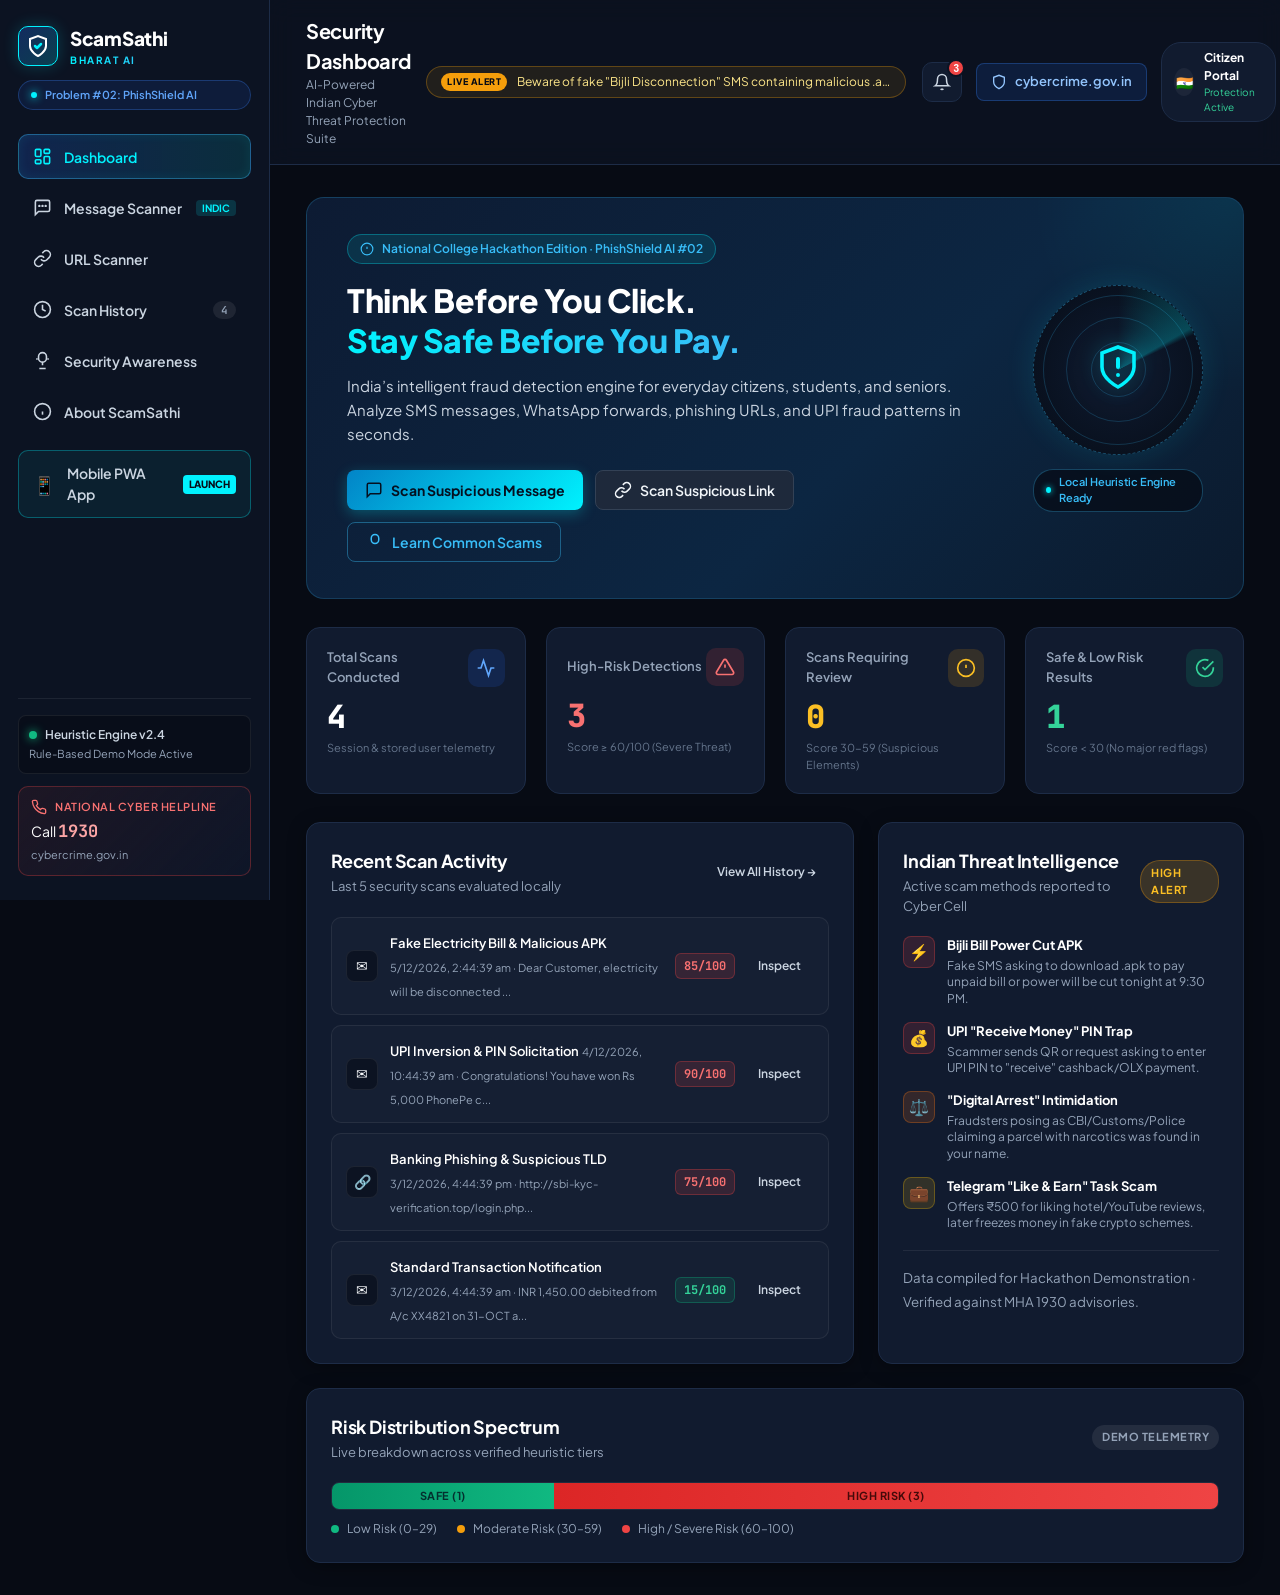
<file: SCAM SATHI AI PROJECT/INDEX.html>
<!DOCTYPE html>
<html lang="en">
<head>
    <meta charset="UTF-8">
    <meta name="viewport" content="width=device-width, initial-scale=1.0">
    <title>ScamSathi Bharat AI — Think Before You Click. Stay Safe Before You Pay.</title>
    <meta name="description" content="AI-powered cybersecurity dashboard for Indian citizens to detect phishing messages, suspicious URLs, UPI fraud, and digital scams. Problem Statement #02 - PhishShield AI.">
    <link rel="preconnect" href="https://fonts.googleapis.com">
    <link rel="preconnect" href="https://fonts.gstatic.com" crossorigin>
    <link href="https://fonts.googleapis.com/css2?family=Plus+Jakarta+Sans:wght@400;500;600;700;800&family=JetBrains+Mono:wght@400;500;600&display=swap" rel="stylesheet">
    <link rel="stylesheet" href="style.css">
    <link rel="manifest" href="pwa/manifest.webmanifest">
    <meta name="theme-color" content="#070c18">
</head>
<body>

<div class="app-container">

    <!-- Mobile Navigation Overlay -->
    <div class="sidebar-backdrop" id="sidebarBackdrop" onclick="toggleSidebar(false)"></div>

    <!-- Sidebar -->
    <aside class="sidebar" id="sidebar">
        <div class="sidebar-header">
            <div class="brand">
                <div class="brand-logo-glow">
                    <svg class="brand-icon" viewBox="0 0 24 24" fill="none" stroke="currentColor" stroke-width="2">
                        <path d="M12 22s8-4 8-10V5l-8-3-8 3v7c0 6 8 10 8 10z"/>
                        <path d="m9 12 2 2 4-4" stroke="#00f2fe" stroke-width="2.5" stroke-linecap="round" stroke-linejoin="round"/>
                    </svg>
                </div>
                <div class="brand-text">
                    <span class="brand-name">ScamSathi</span>
                    <span class="brand-badge">BHARAT AI</span>
                </div>
            </div>
            <button class="mobile-close-btn" onclick="toggleSidebar(false)" aria-label="Close menu">
                <svg viewBox="0 0 24 24" width="20" height="20" stroke="currentColor" stroke-width="2" fill="none">
                    <path d="M18 6L6 18M6 6l12 12"/>
                </svg>
            </button>
        </div>

        <div class="project-pill">
            <span class="pill-dot"></span>
            <span>Problem #02: PhishShield AI</span>
        </div>

        <nav class="sidebar-nav">
            <button class="nav-item active" data-page="dashboard" onclick="showPage('dashboard')">
                <svg class="nav-svg" viewBox="0 0 24 24" fill="none" stroke="currentColor" stroke-width="2">
                    <rect x="3" y="3" width="7" height="9" rx="1.5"/>
                    <rect x="14" y="3" width="7" height="5" rx="1.5"/>
                    <rect x="14" y="12" width="7" height="9" rx="1.5"/>
                    <rect x="3" y="16" width="7" height="5" rx="1.5"/>
                </svg>
                <span>Dashboard</span>
            </button>

            <button class="nav-item" data-page="message" onclick="showPage('message')">
                <svg class="nav-svg" viewBox="0 0 24 24" fill="none" stroke="currentColor" stroke-width="2">
                    <path d="M21 15a2 2 0 0 1-2 2H7l-4 4V5a2 2 0 0 1 2-2h14a2 2 0 0 1 2 2z"/>
                    <path d="M8 10h.01M12 10h.01M16 10h.01" stroke-width="3" stroke-linecap="round"/>
                </svg>
                <span>Message Scanner</span>
                <span class="nav-chip">Indic</span>
            </button>

            <button class="nav-item" data-page="url" onclick="showPage('url')">
                <svg class="nav-svg" viewBox="0 0 24 24" fill="none" stroke="currentColor" stroke-width="2">
                    <path d="M10 13a5 5 0 0 0 7.54.54l3-3a5 5 0 0 0-7.07-7.07l-1.72 1.71"/>
                    <path d="M14 11a5 5 0 0 0-7.54-.54l-3 3a5 5 0 0 0 7.07 7.07l1.71-1.71"/>
                </svg>
                <span>URL Scanner</span>
            </button>

            <button class="nav-item" data-page="history" onclick="showPage('history')">
                <svg class="nav-svg" viewBox="0 0 24 24" fill="none" stroke="currentColor" stroke-width="2">
                    <circle cx="12" cy="12" r="10"/>
                    <polyline points="12 6 12 12 16 14"/>
                </svg>
                <span>Scan History</span>
                <span class="nav-counter" id="sidebarHistoryCount">0</span>
            </button>

            <button class="nav-item" data-page="awareness" onclick="showPage('awareness')">
                <svg class="nav-svg" viewBox="0 0 24 24" fill="none" stroke="currentColor" stroke-width="2">
                    <path d="M12 2a5 5 0 0 0-5 5v2a5 5 0 0 0 10 0V7a5 5 0 0 0-5-5z"/>
                    <path d="M12 14v4M8 22h8M12 18h.01"/>
                    <path d="M4 10h2M18 10h2"/>
                </svg>
                <span>Security Awareness</span>
            </button>

            <button class="nav-item" data-page="about" onclick="showPage('about')">
                <svg class="nav-svg" viewBox="0 0 24 24" fill="none" stroke="currentColor" stroke-width="2">
                    <circle cx="12" cy="12" r="10"/>
                    <line x1="12" y1="16" x2="12" y2="12"/>
                    <line x1="12" y1="8" x2="12.01" y2="8"/>
                </svg>
                <span>About ScamSathi</span>
            </button>

            <a href="pwa/index.html" class="nav-item" style="text-decoration:none;border:1px solid rgba(0,242,254,0.3);background:rgba(0,242,254,0.06);margin-top:10px;border-radius:10px;">
                <span style="font-size:18px;">📱</span>
                <span>Mobile PWA App</span>
                <span class="nav-chip" style="background:#00f2fe;color:#070c18;font-weight:800;">LAUNCH</span>
            </a>
        </nav>

        <div class="sidebar-footer">
            <div class="engine-status-box">
                <div class="status-indicator-row">
                    <span class="pulse-dot"></span>
                    <span class="status-text">Heuristic Engine v2.4</span>
                </div>
                <p class="status-sub">Rule-Based Demo Mode Active</p>
            </div>

            <div class="emergency-help-card">
                <div class="help-card-header">
                    <svg viewBox="0 0 24 24" width="16" height="16" fill="none" stroke="#f87171" stroke-width="2">
                        <path d="M22 16.92v3a2 2 0 0 1-2.18 2 19.79 19.79 0 0 1-8.63-3.07 19.5 19.5 0 0 1-6-6 19.79 19.79 0 0 1-3.07-8.67A2 2 0 0 1 4.11 2h3a2 2 0 0 1 2 1.72 12.84 12.84 0 0 0 .7 2.81 2 2 0 0 1-.45 2.11L8.09 9.91a16 16 0 0 0 6 6l1.27-1.27a2 2 0 0 1 2.11-.45 12.84 12.84 0 0 0 2.81.7A2 2 0 0 1 22 16.92z"/>
                    </svg>
                    <span>National Cyber Helpline</span>
                </div>
                <div class="help-phone">Call <strong>1930</strong></div>
                <div class="help-link">cybercrime.gov.in</div>
            </div>
        </div>
    </aside>

    <!-- Main Content Area -->
    <div class="main-wrapper">

        <!-- Top Navigation Bar -->
        <header class="top-nav">
            <div class="top-left">
                <button class="hamburger-btn" onclick="toggleSidebar(true)" aria-label="Open menu">
                    <svg viewBox="0 0 24 24" width="22" height="22" stroke="currentColor" stroke-width="2" fill="none">
                        <line x1="3" y1="12" x2="21" y2="12"/>
                        <line x1="3" y1="6" x2="21" y2="6"/>
                        <line x1="3" y1="18" x2="21" y2="18"/>
                    </svg>
                </button>
                <div class="page-title-box">
                    <h1 id="pageTitle">Security Dashboard</h1>
                    <span class="page-subtitle" id="pageSubtitle">AI-Powered Indian Cyber Threat Protection Suite</span>
                </div>
            </div>

            <!-- Threat Advisory Ticker -->
            <div class="advisory-ticker" title="Live Threat Bulletin">
                <span class="ticker-badge">LIVE ALERT</span>
                <span class="ticker-text">Beware of fake "Bijli Disconnection" SMS containing malicious .apk download links!</span>
            </div>

            <div class="top-right">
                <!-- Notifications Bell -->
                <div class="dropdown-wrapper">
                    <button class="icon-btn" id="notifBtn" onclick="toggleNotifications()" aria-label="Notifications" title="Security Advisories">
                        <svg viewBox="0 0 24 24" width="18" height="18" stroke="currentColor" stroke-width="2" fill="none">
                            <path d="M18 8A6 6 0 0 0 6 8c0 7-3 9-3 9h18s-3-2-3-9"/>
                            <path d="M13.73 21a2 2 0 0 1-3.46 0"/>
                        </svg>
                        <span class="notif-badge">3</span>
                    </button>

                    <!-- Notifications Dropdown -->
                    <div class="dropdown-menu notif-dropdown" id="notifDropdown">
                        <div class="dropdown-header">
                            <span class="dropdown-title">National Cyber Advisories</span>
                            <span class="advisory-count">3 New</span>
                        </div>
                        <div class="advisory-item high">
                            <div class="advisory-dot red"></div>
                            <div>
                                <p class="advisory-title">Electricity Bill APK Fraud</p>
                                <p class="advisory-desc">Fraudsters sending SMS claiming power will be cut tonight at 9:30 PM with malicious APK.</p>
                                <span class="advisory-time">Active Trend in India</span>
                            </div>
                        </div>
                        <div class="advisory-item high">
                            <div class="advisory-dot orange"></div>
                            <div>
                                <p class="advisory-title">Digital Arrest Intimidation</p>
                                <p class="advisory-desc">Fake Skype video calls impersonating CBI/Mumbai Police demanding immediate RTGS transfers.</p>
                                <span class="advisory-time">Advisory from MHA 1930</span>
                            </div>
                        </div>
                        <div class="advisory-item">
                            <div class="advisory-dot yellow"></div>
                            <div>
                                <p class="advisory-title">UPI PIN Cashback Trap</p>
                                <p class="advisory-desc">Reminder: You NEVER need to enter your UPI PIN or scan a QR code to receive money.</p>
                                <span class="advisory-time">NPCI Safety Directive</span>
                            </div>
                        </div>
                    </div>
                </div>

                <!-- Emergency Portal Link -->
                <a href="https://cybercrime.gov.in" target="_blank" rel="noopener noreferrer" class="portal-link-btn" title="Visit Indian National Cyber Crime Portal">
                    <svg viewBox="0 0 24 24" width="16" height="16" fill="none" stroke="currentColor" stroke-width="2">
                        <path d="M12 22s8-4 8-10V5l-8-3-8 3v7c0 6 8 10 8 10z"/>
                    </svg>
                    <span>cybercrime.gov.in</span>
                </a>

                <!-- User Profile Placeholder -->
                <div class="user-profile-badge" title="Active Security Analyst Session">
                    <div class="avatar-circle">
                        <span>🇮🇳</span>
                    </div>
                    <div class="user-details">
                        <span class="user-role">Citizen Portal</span>
                        <span class="user-mode">Protection Active</span>
                    </div>
                </div>
            </div>
        </header>

        <!-- Main Body -->
        <main class="main-content">

            <!-- ============================================================== -->
            <!-- SECTION 1: DASHBOARD                                           -->
            <!-- ============================================================== -->
            <section id="dashboard" class="page-view">

                <!-- Welcome Hero Banner -->
                <div class="hero-banner">
                    <div class="hero-content">
                        <div class="hero-tag">
                            <svg viewBox="0 0 24 24" width="14" height="14" fill="none" stroke="currentColor" stroke-width="2">
                                <circle cx="12" cy="12" r="10"/>
                                <line x1="12" y1="8" x2="12" y2="12"/>
                                <line x1="12" y1="16" x2="12.01" y2="16"/>
                            </svg>
                            <span>National College Hackathon Edition · PhishShield AI #02</span>
                        </div>
                        <h2 class="hero-title">Think Before You Click.<br><span class="cyan-gradient">Stay Safe Before You Pay.</span></h2>
                        <p class="hero-desc">
                            India’s intelligent fraud detection engine for everyday citizens, students, and seniors. Analyze SMS messages, WhatsApp forwards, phishing URLs, and UPI fraud patterns in seconds.
                        </p>
                        <div class="hero-actions">
                            <button class="btn btn-primary" onclick="showPage('message')">
                                <svg viewBox="0 0 24 24" width="18" height="18" fill="none" stroke="currentColor" stroke-width="2">
                                    <path d="M21 15a2 2 0 0 1-2 2H7l-4 4V5a2 2 0 0 1 2-2h14a2 2 0 0 1 2 2z"/>
                                </svg>
                                <span>Scan Suspicious Message</span>
                            </button>
                            <button class="btn btn-secondary" onclick="showPage('url')">
                                <svg viewBox="0 0 24 24" width="18" height="18" fill="none" stroke="currentColor" stroke-width="2">
                                    <path d="M10 13a5 5 0 0 0 7.54.54l3-3a5 5 0 0 0-7.07-7.07l-1.72 1.71"/>
                                    <path d="M14 11a5 5 0 0 0-7.54-.54l-3 3a5 5 0 0 0 7.07 7.07l1.71-1.71"/>
                                </svg>
                                <span>Scan Suspicious Link</span>
                            </button>
                            <button class="btn btn-outline" onclick="showPage('awareness')">
                                <svg viewBox="0 0 24 24" width="18" height="18" fill="none" stroke="currentColor" stroke-width="2">
                                    <path d="M12 2a5 5 0 0 0-5 5v2a5 5 0 0 0 10 0V7a5 5 0 0 0-5-5z"/>
                                </svg>
                                <span>Learn Common Scams</span>
                            </button>
                        </div>
                    </div>
                    <div class="hero-visual">
                        <div class="shield-radar">
                            <div class="radar-circle radar-1"></div>
                            <div class="radar-circle radar-2"></div>
                            <div class="radar-circle radar-3"></div>
                            <div class="radar-sweep"></div>
                            <div class="radar-center-shield">
                                <svg viewBox="0 0 24 24" width="48" height="48" fill="none" stroke="#00f2fe" stroke-width="1.8">
                                    <path d="M12 22s8-4 8-10V5l-8-3-8 3v7c0 6 8 10 8 10z"/>
                                    <path d="M12 8v4M12 16h.01" stroke-width="2" stroke-linecap="round"/>
                                </svg>
                            </div>
                        </div>
                        <div class="telemetry-pill">
                            <span class="telemetry-dot"></span>
                            <span>Local Heuristic Engine Ready</span>
                        </div>
                    </div>
                </div>

                <!-- Statistics Metrics Grid -->
                <div class="metrics-grid">
                    <div class="metric-card">
                        <div class="metric-top">
                            <span class="metric-label">Total Scans Conducted</span>
                            <div class="metric-icon blue">
                                <svg viewBox="0 0 24 24" width="20" height="20" fill="none" stroke="currentColor" stroke-width="2">
                                    <polyline points="22 12 18 12 15 21 9 3 6 12 2 12"/>
                                </svg>
                            </div>
                        </div>
                        <div class="metric-value" id="totalScans">0</div>
                        <div class="metric-sub">Session &amp; stored user telemetry</div>
                    </div>

                    <div class="metric-card">
                        <div class="metric-top">
                            <span class="metric-label">High-Risk Detections</span>
                            <div class="metric-icon red">
                                <svg viewBox="0 0 24 24" width="20" height="20" fill="none" stroke="currentColor" stroke-width="2">
                                    <path d="M10.29 3.86L1.82 18a2 2 0 0 0 1.71 3h16.94a2 2 0 0 0 1.71-3L13.71 3.86a2 2 0 0 0-3.42 0z"/>
                                    <line x1="12" y1="9" x2="12" y2="13"/>
                                    <line x1="12" y1="17" x2="12.01" y2="17"/>
                                </svg>
                            </div>
                        </div>
                        <div class="metric-value red-text" id="highScans">0</div>
                        <div class="metric-sub">Score &ge; 60/100 (Severe Threat)</div>
                    </div>

                    <div class="metric-card">
                        <div class="metric-top">
                            <span class="metric-label">Scans Requiring Review</span>
                            <div class="metric-icon yellow">
                                <svg viewBox="0 0 24 24" width="20" height="20" fill="none" stroke="currentColor" stroke-width="2">
                                    <circle cx="12" cy="12" r="10"/>
                                    <line x1="12" y1="8" x2="12" y2="12"/>
                                    <line x1="12" y1="16" x2="12.01" y2="16"/>
                                </svg>
                            </div>
                        </div>
                        <div class="metric-value yellow-text" id="reviewScans">0</div>
                        <div class="metric-sub">Score 30-59 (Suspicious Elements)</div>
                    </div>

                    <div class="metric-card">
                        <div class="metric-top">
                            <span class="metric-label">Safe &amp; Low Risk Results</span>
                            <div class="metric-icon green">
                                <svg viewBox="0 0 24 24" width="20" height="20" fill="none" stroke="currentColor" stroke-width="2">
                                    <path d="M22 11.08V12a10 10 0 1 1-5.93-9.14"/>
                                    <polyline points="22 4 12 14.01 9 11.01"/>
                                </svg>
                            </div>
                        </div>
                        <div class="metric-value green-text" id="safeScans">0</div>
                        <div class="metric-sub">Score &lt; 30 (No major red flags)</div>
                    </div>
                </div>

                <!-- Dashboard Content Split -->
                <div class="dashboard-split">
                    <!-- Left: Recent Activity -->
                    <div class="card recent-activity-card">
                        <div class="card-header">
                            <div>
                                <h3 class="card-title">Recent Scan Activity</h3>
                                <p class="card-subtitle">Last 5 security scans evaluated locally</p>
                            </div>
                            <button class="btn btn-ghost btn-sm" onclick="showPage('history')">View All History &rarr;</button>
                        </div>
                        <div id="recentScansList" class="recent-list">
                            <!-- Injected dynamically by JavaScript -->
                        </div>
                    </div>

                    <!-- Right: Live Threat Bulletin for Indian Users -->
                    <div class="card threat-intel-card">
                        <div class="card-header">
                            <div>
                                <h3 class="card-title">Indian Threat Intelligence</h3>
                                <p class="card-subtitle">Active scam methods reported to Cyber Cell</p>
                            </div>
                            <span class="badge badge-warning">High Alert</span>
                        </div>
                        <div class="threat-items">
                            <div class="threat-row">
                                <div class="threat-badge-icon red">⚡</div>
                                <div class="threat-info">
                                    <span class="threat-name">Bijli Bill Power Cut APK</span>
                                    <span class="threat-desc">Fake SMS asking to download .apk to pay unpaid bill or power will be cut tonight at 9:30 PM.</span>
                                </div>
                            </div>
                            <div class="threat-row">
                                <div class="threat-badge-icon red">💰</div>
                                <div class="threat-info">
                                    <span class="threat-name">UPI "Receive Money" PIN Trap</span>
                                    <span class="threat-desc">Scammer sends QR or request asking to enter UPI PIN to "receive" cashback/OLX payment.</span>
                                </div>
                            </div>
                            <div class="threat-row">
                                <div class="threat-badge-icon orange">⚖️</div>
                                <div class="threat-info">
                                    <span class="threat-name">"Digital Arrest" Intimidation</span>
                                    <span class="threat-desc">Fraudsters posing as CBI/Customs/Police claiming a parcel with narcotics was found in your name.</span>
                                </div>
                            </div>
                            <div class="threat-row">
                                <div class="threat-badge-icon yellow">💼</div>
                                <div class="threat-info">
                                    <span class="threat-name">Telegram "Like &amp; Earn" Task Scam</span>
                                    <span class="threat-desc">Offers ₹500 for liking hotel/YouTube reviews, later freezes money in fake crypto schemes.</span>
                                </div>
                            </div>
                        </div>
                        <div class="threat-footer">
                            <small class="text-muted">Data compiled for Hackathon Demonstration · Verified against MHA 1930 advisories.</small>
                        </div>
                    </div>
                </div>

                <!-- Meaningful Risk Distribution Visual Bar (clearly labeled Demo Data) -->
                <div class="card risk-spectrum-card">
                    <div class="card-header">
                        <div>
                            <h3 class="card-title">Risk Distribution Spectrum</h3>
                            <p class="card-subtitle">Live breakdown across verified heuristic tiers</p>
                        </div>
                        <span class="badge badge-neutral">Demo Telemetry</span>
                    </div>
                    <div class="spectrum-bar">
                        <div class="spectrum-segment safe-seg" id="spectrumSafe" style="width: 33%" title="Safe Scans">Safe</div>
                        <div class="spectrum-segment review-seg" id="spectrumReview" style="width: 33%" title="Requiring Review">Review</div>
                        <div class="spectrum-segment high-seg" id="spectrumHigh" style="width: 34%" title="High Risk">High Risk</div>
                    </div>
                    <div class="spectrum-legend">
                        <div class="legend-item"><span class="legend-dot green"></span> Low Risk (0–29)</div>
                        <div class="legend-item"><span class="legend-dot yellow"></span> Moderate Risk (30–59)</div>
                        <div class="legend-item"><span class="legend-dot red"></span> High / Severe Risk (60–100)</div>
                    </div>
                </div>
            </section>


            <!-- ============================================================== -->
            <!-- SECTION 2: MESSAGE SCANNER                                     -->
            <!-- ============================================================== -->
            <section id="message" class="page-view hidden">
                <div class="scanner-container">
                    
                    <div class="scanner-header-box">
                        <div class="scanner-titles">
                            <h2 class="scanner-title">Message Intelligence Engine</h2>
                            <p class="scanner-desc">
                                Paste an SMS, WhatsApp forward, email, or chat message to analyze phishing language, urgent threat hooks, and Indian banking/UPI scams.
                            </p>
                        </div>
                        <div class="lang-support-pills">
                            <span class="lang-pill"><span class="flag">🇮🇳</span> English</span>
                            <span class="lang-pill"><span class="flag">🇮🇳</span> हिंदी (Hindi)</span>
                            <span class="lang-pill"><span class="flag">🇮🇳</span> Hinglish</span>
                        </div>
                    </div>

                    <!-- Test Case Quick Presets for Hackathon Judges -->
                    <div class="presets-bar">
                        <span class="presets-label">⚡ Hackathon Test Presets:</span>
                        <div class="preset-buttons">
                            <button class="preset-btn" onclick="loadMessagePreset('bijli')">⚡ Electricity Bill APK</button>
                            <button class="preset-btn" onclick="loadMessagePreset('upi')">💰 UPI ₹5000 Cashback</button>
                            <button class="preset-btn" onclick="loadMessagePreset('kyc')">🏦 SBI YONO KYC Blocked</button>
                            <button class="preset-btn" onclick="loadMessagePreset('job')">💼 Telegram Rating Scam</button>
                            <button class="preset-btn" onclick="loadMessagePreset('digital_arrest')">⚖️ CBI Digital Arrest</button>
                            <button class="preset-btn safe-preset" onclick="loadMessagePreset('safe')">✅ Safe Bank OTP Alert</button>
                        </div>
                    </div>

                    <div class="card input-card">
                        <div class="textarea-wrapper">
                            <textarea 
                                id="messageInput" 
                                placeholder="Paste SMS or WhatsApp message here... (e.g. 'Dear Customer, your electricity power will be disconnected tonight at 9:30 PM due to unpaid bill. Update bill via http://bijli-update.apk immediately...')"
                                oninput="updateMessageCount()"
                            ></textarea>
                            <div class="textarea-footer">
                                <div class="counts">
                                    <span id="msgCharCount">0 characters</span> · <span id="msgWordCount">0 words</span>
                                </div>
                                <div class="textarea-actions">
                                    <button class="btn btn-ghost btn-sm" onclick="pasteMessage()">
                                        <svg viewBox="0 0 24 24" width="14" height="14" fill="none" stroke="currentColor" stroke-width="2">
                                            <path d="M16 4h2a2 2 0 0 1 2 2v14a2 2 0 0 1-2 2H6a2 2 0 0 1-2-2V6a2 2 0 0 1 2-2h2"/>
                                            <rect x="8" y="2" width="8" height="4" rx="1" ry="1"/>
                                        </svg>
                                        <span>Paste Clipboard</span>
                                    </button>
                                    <button class="btn btn-ghost btn-sm" onclick="clearMessage()">
                                        <svg viewBox="0 0 24 24" width="14" height="14" fill="none" stroke="currentColor" stroke-width="2">
                                            <polyline points="3 6 5 6 21 6"/>
                                            <path d="M19 6v14a2 2 0 0 1-2 2H7a2 2 0 0 1-2-2V6m3 0V4a2 2 0 0 1 2-2h4a2 2 0 0 1 2 2v2"/>
                                        </svg>
                                        <span>Clear</span>
                                    </button>
                                </div>
                            </div>
                        </div>

                        <div class="scan-submit-row">
                            <button class="btn btn-primary btn-lg" id="scanMessageBtn" onclick="scanMessage()">
                                <svg viewBox="0 0 24 24" width="18" height="18" fill="none" stroke="currentColor" stroke-width="2">
                                    <circle cx="11" cy="11" r="8"/>
                                    <line x1="21" y1="21" x2="16.65" y2="16.65"/>
                                </svg>
                                <span>Analyze Message with ScamSathi AI</span>
                            </button>
                            <span class="engine-tag">⚡ Indic PhishShield Heuristic Engine v2.4</span>
                        </div>
                    </div>

                    <!-- Loading State -->
                    <div id="messageLoading" class="analysis-loader hidden">
                        <div class="scanner-spinner"></div>
                        <div class="loader-content">
                            <p class="loader-title">Scanning message text against Indian cyber scam heuristics...</p>
                            <p class="loader-step" id="msgLoaderStep">Evaluating UPI PIN solicitation &amp; credential urgency...</p>
                        </div>
                    </div>

                    <!-- Results Section -->
                    <div id="messageResult" class="result-container hidden">
                        <!-- Dynamically populated -->
                    </div>

                </div>
            </section>


            <!-- ============================================================== -->
            <!-- SECTION 3: URL SCANNER                                         -->
            <!-- ============================================================== -->
            <section id="url" class="page-view hidden">
                <div class="scanner-container">
                    
                    <div class="scanner-header-box">
                        <div class="scanner-titles">
                            <h2 class="scanner-title">URL &amp; Link Intelligence Scanner</h2>
                            <p class="scanner-desc">
                                Inspect links from SMS, WhatsApp, and social media. Detects deceptive brand impersonation (SBI, HDFC, India Post, Income Tax), high-risk TLDs, IP hostnames, and suspicious file extensions (.apk, .exe).
                            </p>
                        </div>
                        <div class="sandbox-guarantee">
                            <svg viewBox="0 0 24 24" width="16" height="16" fill="none" stroke="#38bdf8" stroke-width="2">
                                <rect x="3" y="11" width="18" height="11" rx="2" ry="2"/>
                                <path d="M7 11V7a5 5 0 0 1 10 0v4"/>
                            </svg>
                            <span>Air-Gapped Sandbox: URLs are never visited or executed</span>
                        </div>
                    </div>

                    <!-- Quick Sample Presets -->
                    <div class="presets-bar">
                        <span class="presets-label">⚡ Sample Test URLs:</span>
                        <div class="preset-buttons">
                            <button class="preset-btn" onclick="loadUrlPreset('sbi_fake')">🏦 Fake SBI KYC (.top)</button>
                            <button class="preset-btn" onclick="loadUrlPreset('apk_direct')">⚡ Dangerous IP .APK Download</button>
                            <button class="preset-btn" onclick="loadUrlPreset('shortener')">🔗 Obfuscated Shortlink (bit.ly)</button>
                            <button class="preset-btn safe-preset" onclick="loadUrlPreset('legit_sbi')">✅ Genuine Official SBI Portal</button>
                        </div>
                    </div>

                    <div class="card input-card">
                        <div class="url-input-group">
                            <div class="url-prefix-icon">
                                <svg viewBox="0 0 24 24" width="18" height="18" fill="none" stroke="#94a3b8" stroke-width="2">
                                    <path d="M10 13a5 5 0 0 0 7.54.54l3-3a5 5 0 0 0-7.07-7.07l-1.72 1.71"/>
                                    <path d="M14 11a5 5 0 0 0-7.54-.54l-3 3a5 5 0 0 0 7.07 7.07l1.71-1.71"/>
                                </svg>
                            </div>
                            <input 
                                id="urlInput" 
                                type="text" 
                                placeholder="Enter link to scan (e.g. sbi-kyc-update.xyz/login or https://example.com)..."
                                onkeydown="if(event.key === 'Enter') scanURL()"
                            >
                            <button class="btn btn-ghost btn-sm" onclick="clearURL()">Clear</button>
                        </div>

                        <div class="scan-submit-row">
                            <button class="btn btn-primary btn-lg" id="scanUrlBtn" onclick="scanURL()">
                                <svg viewBox="0 0 24 24" width="18" height="18" fill="none" stroke="currentColor" stroke-width="2">
                                    <circle cx="12" cy="12" r="10"/>
                                    <line x1="2" y1="12" x2="22" y2="12"/>
                                    <path d="M12 2a15.3 15.3 0 0 1 4 10 15.3 15.3 0 0 1-4 10 15.3 15.3 0 0 1-4-10 15.3 15.3 0 0 1 4-10z"/>
                                </svg>
                                <span>Inspect &amp; Analyze URL</span>
                            </button>
                            <span class="engine-tag">🛡️ Deep Domain &amp; Brand Spoofing Verifier</span>
                        </div>
                    </div>

                    <!-- URL Loading State -->
                    <div id="urlLoading" class="analysis-loader hidden">
                        <div class="scanner-spinner"></div>
                        <div class="loader-content">
                            <p class="loader-title">Deconstructing URL structure in safe air-gapped sandbox...</p>
                            <p class="loader-step" id="urlLoaderStep">Checking TLD reputation, punycode spoofing, and brand impersonation...</p>
                        </div>
                    </div>

                    <!-- URL Results -->
                    <div id="urlResult" class="result-container hidden">
                        <!-- Populated by JavaScript -->
                    </div>

                </div>
            </section>


            <!-- ============================================================== -->
            <!-- SECTION 4: SCAN HISTORY                                        -->
            <!-- ============================================================== -->
            <section id="history" class="page-view hidden">
                <div class="card history-page-card">
                    <div class="history-header">
                        <div>
                            <h2 class="card-title">Security Scan Audit Log</h2>
                            <p class="card-subtitle">Stored locally in your browser. Raw passwords, PINs, and OTPs are automatically masked for privacy.</p>
                        </div>
                        <div class="history-top-actions">
                            <button class="btn btn-outline btn-sm" onclick="exportHistory()">
                                <svg viewBox="0 0 24 24" width="14" height="14" fill="none" stroke="currentColor" stroke-width="2">
                                    <path d="M21 15v4a2 2 0 0 1-2 2H5a2 2 0 0 1-2-2v-4"/>
                                    <polyline points="7 10 12 15 17 10"/>
                                    <line x1="12" y1="15" x2="12" y2="3"/>
                                </svg>
                                <span>Export Audit Log</span>
                            </button>
                            <button class="btn btn-danger-outline btn-sm" onclick="promptClearHistory()">
                                <svg viewBox="0 0 24 24" width="14" height="14" fill="none" stroke="currentColor" stroke-width="2">
                                    <polyline points="3 6 5 6 21 6"/>
                                    <path d="M19 6v14a2 2 0 0 1-2 2H7a2 2 0 0 1-2-2V6m3 0V4a2 2 0 0 1 2-2h4a2 2 0 0 1 2 2v2"/>
                                </svg>
                                <span>Clear History</span>
                            </button>
                        </div>
                    </div>

                    <!-- History Search & Filter Bar -->
                    <div class="history-controls">
                        <div class="search-input-box">
                            <svg viewBox="0 0 24 24" width="16" height="16" fill="none" stroke="#94a3b8" stroke-width="2">
                                <circle cx="11" cy="11" r="8"/>
                                <line x1="21" y1="21" x2="16.65" y2="16.65"/>
                            </svg>
                            <input type="text" id="historySearch" placeholder="Search past scan logs by keyword, category, or threat level..." oninput="displayHistory()">
                        </div>

                        <div class="filter-pills" id="historyFilters">
                            <button class="filter-pill active" data-filter="all" onclick="setHistoryFilter('all')">All Scans</button>
                            <button class="filter-pill" data-filter="high" onclick="setHistoryFilter('high')">High Risk (60+)</button>
                            <button class="filter-pill" data-filter="review" onclick="setHistoryFilter('review')">Needs Review</button>
                            <button class="filter-pill" data-filter="safe" onclick="setHistoryFilter('safe')">Safe Results</button>
                            <button class="filter-pill" data-filter="message" onclick="setHistoryFilter('message')">Messages Only</button>
                            <button class="filter-pill" data-filter="url" onclick="setHistoryFilter('url')">URLs Only</button>
                        </div>
                    </div>

                    <!-- History Table / Cards -->
                    <div id="historyList" class="history-table-container">
                        <!-- Populated by JavaScript -->
                    </div>
                </div>
            </section>


            <!-- ============================================================== -->
            <!-- SECTION 5: SECURITY AWARENESS                                  -->
            <!-- ============================================================== -->
            <section id="awareness" class="page-view hidden">
                <div class="awareness-container">
                    
                    <div class="awareness-header-box">
                        <div>
                            <h2 class="scanner-title">Bharat Cyber Awareness Hub</h2>
                            <p class="scanner-desc">
                                Educational guides and safety playbooks designed specifically for everyday Indian digital payment users, senior citizens, and students.
                            </p>
                        </div>
                        <div class="helpline-badge-cta">
                            <span>Emergency Incident? Dial <strong>1930</strong> or visit <a href="https://cybercrime.gov.in" target="_blank" rel="noopener noreferrer">cybercrime.gov.in</a></span>
                        </div>
                    </div>

                    <!-- Category Tabs -->
                    <div class="awareness-tabs" id="awarenessTabs">
                        <button class="tab-btn active" onclick="filterAwareness('all')">All Scams (6)</button>
                        <button class="tab-btn" onclick="filterAwareness('upi')">UPI &amp; Payments</button>
                        <button class="tab-btn" onclick="filterAwareness('banking')">Banking &amp; KYC</button>
                        <button class="tab-btn" onclick="filterAwareness('apk')">Malicious APKs</button>
                        <button class="tab-btn" onclick="filterAwareness('impersonation')">Digital Arrest &amp; Police</button>
                        <button class="tab-btn" onclick="filterAwareness('jobs')">Telegram &amp; Work Scams</button>
                    </div>

                    <!-- Scam Cards Grid -->
                    <div class="awareness-grid" id="awarenessGrid">

                        <!-- Card 1: UPI Fraud -->
                        <div class="card awareness-card" data-category="upi">
                            <div class="awareness-card-top">
                                <span class="awareness-tag red">High Prevalence</span>
                                <span class="awareness-cat">UPI &amp; Payments</span>
                            </div>
                            <h3 class="awareness-title">The UPI "Receive Money" PIN Scam</h3>
                            <p class="awareness-summary">
                                Scammers pose as buyers on OLX, lucky draw agents, or customer support offering a ₹5,000 refund/cashback and ask you to enter your UPI PIN or scan a QR code.
                            </p>
                            <div class="awareness-callout red-callout">
                                <strong>Golden Rule:</strong> UPI PIN is strictly used for <em>SENDING</em> money from your bank account. You <u>NEVER</u> enter your PIN to receive money!
                            </div>
                            <div class="awareness-dos-donts">
                                <div class="dont-list">
                                    <span class="list-label red-text">❌ Scammer Tactics:</span>
                                    <ul>
                                        <li>"Scan this QR code to claim ₹3,000 lottery"</li>
                                        <li>"Enter UPI PIN to verify your account for refund"</li>
                                        <li>Sending a Collect Request of ₹10,000</li>
                                    </ul>
                                </div>
                                <div class="do-list">
                                    <span class="list-label green-text">✅ What You Must Do:</span>
                                    <ul>
                                        <li>Decline collect requests from strangers immediately</li>
                                        <li>Report the VPA (UPI ID) inside your banking app</li>
                                        <li>Remember: Money credits directly without any PIN</li>
                                    </ul>
                                </div>
                            </div>
                        </div>

                        <!-- Card 2: Electricity Bill APK Scam -->
                        <div class="card awareness-card" data-category="apk">
                            <div class="awareness-card-top">
                                <span class="awareness-tag red">Surging Vector</span>
                                <span class="awareness-cat">Malicious APKs</span>
                            </div>
                            <h3 class="awareness-title">Fake Electricity Bill &amp; Bijli Cut SMS</h3>
                            <p class="awareness-summary">
                                You receive an SMS: <em>"Dear Consumer, your electricity power will be disconnected tonight at 9:30 PM due to unpaid bill. Immediately contact power officer on 98XXXXXXXX and install update app."</em>
                            </p>
                            <div class="awareness-callout red-callout">
                                <strong>The Danger:</strong> The link downloads an `.apk` file (Android package). Once installed, it steals your SMS OTPs and gives scammers full remote access to your phone!
                            </div>
                            <div class="awareness-dos-donts">
                                <div class="dont-list">
                                    <span class="list-label red-text">❌ Red Flags:</span>
                                    <ul>
                                        <li>Sent from personal 10-digit mobile numbers (+91...)</li>
                                        <li>Asks to download APK files or install AnyDesk / RustDesk</li>
                                        <li>Urgent deadline ("power cut at 9:30 PM tonight")</li>
                                    </ul>
                                </div>
                                <div class="do-list">
                                    <span class="list-label green-text">✅ What You Must Do:</span>
                                    <ul>
                                        <li>Never install `.apk` files sent over SMS or WhatsApp</li>
                                        <li>Pay electricity bills only via official state Discom apps or portals</li>
                                        <li>Verify your bill status directly on your electricity board website</li>
                                    </ul>
                                </div>
                            </div>
                        </div>

                        <!-- Card 3: Digital Arrest Scam -->
                        <div class="card awareness-card" data-category="impersonation">
                            <div class="awareness-card-top">
                                <span class="awareness-tag red">Severe Intimidation</span>
                                <span class="awareness-cat">Digital Arrest</span>
                            </div>
                            <h3 class="awareness-title">The "Digital Arrest" &amp; Fake Police Video Call</h3>
                            <p class="awareness-summary">
                                Victims receive calls claiming a parcel containing illegal passports/narcotics was sent in their name to Cambodia/Taiwan. Fraudsters stage fake police stations on Skype/WhatsApp video calls.
                            </p>
                            <div class="awareness-callout red-callout">
                                <strong>Government Notice:</strong> Indian law enforcement agencies (CBI, ED, Police, NIA) <strong>NEVER</strong> conduct arrests via video calls, nor do they demand money transfers for verification!
                            </div>
                            <div class="awareness-dos-donts">
                                <div class="dont-list">
                                    <span class="list-label red-text">❌ Scammer Tactics:</span>
                                    <ul>
                                        <li>Fake uniforms, badges, and forged court arrest warrants</li>
                                        <li>Threatening you not to disconnect or talk to family</li>
                                        <li>Demanding RTGS transfers to "Supreme Court verification accounts"</li>
                                    </ul>
                                </div>
                                <div class="do-list">
                                    <span class="list-label green-text">✅ What You Must Do:</span>
                                    <ul>
                                        <li>Immediately disconnect the video call</li>
                                        <li>Dial <strong>1930</strong> or your local police station to report</li>
                                        <li>Remember: There is no legal concept called "Digital Arrest" in India</li>
                                    </ul>
                                </div>
                            </div>
                        </div>

                        <!-- Card 4: Fake Bank KYC -->
                        <div class="card awareness-card" data-category="banking">
                            <div class="awareness-card-top">
                                <span class="awareness-tag orange">Persistent</span>
                                <span class="awareness-cat">Banking &amp; KYC</span>
                            </div>
                            <h3 class="awareness-title">SBI YONO &amp; Bank Account Blocked Phishing</h3>
                            <p class="awareness-summary">
                                SMS claims: <em>"Dear SBI/HDFC User, your account is suspended today due to expired PAN/KYC. Click http://sbi-kyc-update.xyz to update within 24 hours."</em>
                            </p>
                            <div class="awareness-callout orange-callout">
                                <strong>How it works:</strong> The fake website looks identical to internet banking and records your username, password, profile password, and OTP in real-time.
                            </div>
                            <div class="awareness-dos-donts">
                                <div class="dont-list">
                                    <span class="list-label red-text">❌ Warning Signs:</span>
                                    <ul>
                                        <li>Links with weird domains (.xyz, .top, .buzz, .info)</li>
                                        <li>SMS from unknown +91 numbers instead of official Bank Sender IDs (e.g. SBIBNK)</li>
                                        <li>Demands immediate entry of PAN, Aadhaar, and debit card PIN</li>
                                    </ul>
                                </div>
                                <div class="do-list">
                                    <span class="list-label green-text">✅ What You Must Do:</span>
                                    <ul>
                                        <li>Always type your bank URL manually into the browser</li>
                                        <li>Banks never ask you to update KYC via third-party SMS links</li>
                                        <li>Visit your home branch for any legitimate KYC update</li>
                                    </ul>
                                </div>
                            </div>
                        </div>

                        <!-- Card 5: Telegram Work from Home Scams -->
                        <div class="card awareness-card" data-category="jobs">
                            <div class="awareness-card-top">
                                <span class="awareness-tag yellow">Targeting Youth</span>
                                <span class="awareness-cat">Jobs &amp; Crypto</span>
                            </div>
                            <h3 class="awareness-title">Telegram "Like YouTube Videos &amp; Earn ₹5,000" Scam</h3>
                            <p class="awareness-summary">
                                Starts with a WhatsApp message offering ₹150 for liking 3 YouTube videos or Google Maps reviews. Once trust is built, they invite you to a Telegram VIP group with "pre-paid investment tasks".
                            </p>
                            <div class="awareness-callout yellow-callout">
                                <strong>The Trap:</strong> They show fake virtual balances growing, but when you try to withdraw your money, they demand 30% "GST tax" or "liquidity fee" and freeze everything.
                            </div>
                            <div class="awareness-dos-donts">
                                <div class="dont-list">
                                    <span class="list-label red-text">❌ Red Flags:</span>
                                    <ul>
                                        <li>Promises of high daily income (₹3,000–₹10,000/day) for trivial tasks</li>
                                        <li>Being shifted from WhatsApp to private Telegram channels</li>
                                        <li>Asking you to deposit money to "unlock higher tier returns"</li>
                                    </ul>
                                </div>
                                <div class="do-list">
                                    <span class="list-label green-text">✅ What You Must Do:</span>
                                    <ul>
                                        <li>Never pay money to get a job or task payout</li>
                                        <li>Block unknown international numbers (+84, +62, +234, +1)</li>
                                        <li>Report fraud Telegram groups immediately</li>
                                    </ul>
                                </div>
                            </div>
                        </div>

                        <!-- Card 6: Courier / India Post Parcel Scam -->
                        <div class="card awareness-card" data-category="banking">
                            <div class="awareness-card-top">
                                <span class="awareness-tag yellow">Fast Growing</span>
                                <span class="awareness-cat">E-Commerce &amp; Postal</span>
                            </div>
                            <h3 class="awareness-title">Fake India Post / Courier "Address Incomplete" SMS</h3>
                            <p class="awareness-summary">
                                SMS claims: <em>"India Post: Your package cannot be delivered due to incomplete address. Please update address and pay ₹25 re-delivery fee at http://indiapost-update.click"</em>
                            </p>
                            <div class="awareness-callout yellow-callout">
                                <strong>The Clone:</strong> The ₹25 payment page captures your 16-digit debit/credit card number, CVV, expiry date, and OTP to siphon thousands of rupees!
                            </div>
                            <div class="awareness-dos-donts">
                                <div class="dont-list">
                                    <span class="list-label red-text">❌ Red Flags:</span>
                                    <ul>
                                        <li>URL is not <strong>indiapost.gov.in</strong></li>
                                        <li>Sent to people who have not ordered any postal parcel</li>
                                        <li>Payment page asks for complete ATM PIN or card details</li>
                                    </ul>
                                </div>
                                <div class="do-list">
                                    <span class="list-label green-text">✅ What You Must Do:</span>
                                    <ul>
                                        <li>Check tracking numbers only on official <strong>indiapost.gov.in</strong></li>
                                        <li>India Post never sends random address update SMS with fee links</li>
                                        <li>Never enter card CVV or OTP on links received via SMS</li>
                                    </ul>
                                </div>
                            </div>
                        </div>

                    </div>

                    <!-- Safety Quick Checklist for Senior Citizens & Families -->
                    <div class="card checklist-card">
                        <div class="card-header">
                            <div>
                                <h3 class="card-title">🛡️ Golden Rules of Indian Digital Safety</h3>
                                <p class="card-subtitle">Keep this 4-step checklist handy for parents, grandparents, and students</p>
                            </div>
                        </div>
                        <div class="checklist-grid">
                            <div class="check-box">
                                <div class="check-number">1</div>
                                <div class="check-body">
                                    <h4>UPI PIN = Only for Paying Out</h4>
                                    <p>Never enter your UPI PIN to claim cashback, receive awards, or accept an OLX payment. Receiving money requires zero action from your side.</p>
                                </div>
                            </div>
                            <div class="check-box">
                                <div class="check-number">2</div>
                                <div class="check-body">
                                    <h4>No APK Downloads via WhatsApp/SMS</h4>
                                    <p>Never install `.apk` files or remote-control apps like AnyDesk or TeamViewer QuickSupport at the instruction of any caller.</p>
                                </div>
                            </div>
                            <div class="check-box">
                                <div class="check-number">3</div>
                                <div class="check-body">
                                    <h4>Police Never Conduct Video Arrests</h4>
                                    <p>CBI, Police, and Customs will never call you on Skype, FaceTime, or WhatsApp to place you under "Digital Arrest". Disconnect instantly.</p>
                                </div>
                            </div>
                            <div class="check-box">
                                <div class="check-number">4</div>
                                <div class="check-body">
                                    <h4>Golden Hour Helpline: Call 1930</h4>
                                    <p>If defrauded, immediately report within the golden hour to <strong>1930</strong> (National Cybercrime Reporting) so the bank can freeze the outflow.</p>
                                </div>
                            </div>
                        </div>
                    </div>

                </div>
            </section>


            <!-- ============================================================== -->
            <!-- SECTION 6: ABOUT SCAMSATHI BHARAT AI                           -->
            <!-- ============================================================== -->
            <section id="about" class="page-view hidden">
                <div class="about-container">
                    
                    <div class="card about-hero-card">
                        <div class="about-hero-grid">
                            <div>
                                <div class="badge badge-primary">College Hackathon Submission</div>
                                <h2 class="about-title">ScamSathi Bharat AI</h2>
                                <p class="about-tagline">"Think Before You Click. Stay Safe Before You Pay."</p>
                                <p class="about-text">
                                    Built specifically for <strong>Problem Statement #02: PhishShield AI</strong>, ScamSathi Bharat AI is a specialized cybersecurity and digital fraud defense platform engineered for India’s unique digital payment ecosystem.
                                </p>
                                <p class="about-text">
                                    With over 800 million smartphone users in India and UPI surpassing 14 billion monthly transactions, cybercriminals increasingly exploit non-tech-savvy citizens, students, and seniors through localized psychological coercion, fake APKs, and deceptive payment traps.
                                </p>
                            </div>
                            <div class="about-stats-box">
                                <div class="about-stat">
                                    <span class="stat-num">800M+</span>
                                    <span class="stat-lbl">Digital Citizens at Risk</span>
                                </div>
                                <div class="about-stat">
                                    <span class="stat-num">₹1,750+ Cr</span>
                                    <span class="stat-lbl">Cyber Fraud Reported in 2024</span>
                                </div>
                                <div class="about-stat">
                                    <span class="stat-num">1930</span>
                                    <span class="stat-lbl">National Cyber Helpline</span>
                                </div>
                                <div class="about-stat">
                                    <span class="stat-num">100%</span>
                                    <span class="stat-lbl">Explainable Heuristics</span>
                                </div>
                            </div>
                        </div>
                    </div>

                    <!-- Architecture Overview -->
                    <div class="card architecture-card">
                        <h3 class="card-title">Technical Architecture &amp; Phased Roadmap</h3>
                        <p class="card-subtitle">Engineered with privacy, modularity, and rapid Indic language expansion in mind.</p>
                        
                        <div class="arch-flow">
                            <div class="arch-node">
                                <div class="arch-badge">Input Ingestion</div>
                                <h4>Air-Gapped Client</h4>
                                <p>Captures SMS text or URLs. Sanitizes input to mask OTPs, credit card numbers, and banking credentials locally.</p>
                            </div>
                            <div class="arch-arrow">&rarr;</div>
                            <div class="arch-node active">
                                <div class="arch-badge">Phase 1: Active</div>
                                <h4>Heuristic Rule Engine</h4>
                                <p>Evaluates 40+ weighted Indian scam heuristics (UPI inversion, Bijli APKs, Digital Arrest, brand spoofing, sketchy TLDs).</p>
                            </div>
                            <div class="arch-arrow">&rarr;</div>
                            <div class="arch-node">
                                <div class="arch-badge">Phase 2: Roadmap</div>
                                <h4>IndicBERT / ML Model</h4>
                                <p>Cloud API pipeline designed to classify zero-day scams in Hindi, Marathi, Tamil, Bengali, Telugu, and Hinglish.</p>
                            </div>
                            <div class="arch-arrow">&rarr;</div>
                            <div class="arch-node">
                                <div class="arch-badge">User Output</div>
                                <h4>Explainable Advisory</h4>
                                <p>Provides plain-language explanations and immediate actionable protocols (Helpline 1930, bank report, block sender).</p>
                            </div>
                        </div>
                    </div>

                    <!-- Privacy & Disclaimer Box -->
                    <div class="card disclaimer-card">
                        <div class="disclaimer-header">
                            <svg viewBox="0 0 24 24" width="22" height="22" fill="none" stroke="#f59e0b" stroke-width="2">
                                <path d="M10.29 3.86L1.82 18a2 2 0 0 0 1.71 3h16.94a2 2 0 0 0 1.71-3L13.71 3.86a2 2 0 0 0-3.42 0z"/>
                                <line x1="12" y1="9" x2="12" y2="13"/>
                                <line x1="12" y1="17" x2="12.01" y2="17"/>
                            </svg>
                            <h4>Hackathon Demonstration Notice &amp; Privacy Assurance</h4>
                        </div>
                        <p>
                            <strong>Demonstration Engine:</strong> This phase currently runs an intelligent, locally executed heuristic and rule-based evaluation suite. While carefully tuned for authentic Indian threat patterns, it is a hackathon prototype designed to demonstrate the user experience and explainability framework.
                        </p>
                        <p>
                            <strong>Zero-Data Retention Policy:</strong> ScamSathi does not transmit or store raw sensitive messages, passwords, PINs, or banking details to any external server. All analysis occurs locally within the browser session sandbox.
                        </p>
                    </div>

                </div>
            </section>

        </main>
    </div>

</div>

<!-- ============================================================== -->
<!-- MODALS                                                         -->
<!-- ============================================================== -->

<!-- Scan Details Modal -->
<div class="modal-backdrop hidden" id="detailsModal" onclick="closeDetailsModal(event)">
    <div class="modal-card" onclick="event.stopPropagation()">
        <div class="modal-header">
            <div>
                <h3 class="modal-title" id="modalTitle">Scan Inspection Details</h3>
                <span class="modal-time" id="modalTimestamp">Audit Record</span>
            </div>
            <button class="modal-close-btn" onclick="closeDetailsModal()" aria-label="Close modal">&times;</button>
        </div>
        <div class="modal-body" id="modalBody">
            <!-- Populated dynamically -->
        </div>
        <div class="modal-footer">
            <button class="btn btn-secondary" onclick="closeDetailsModal()">Close Inspection</button>
        </div>
    </div>
</div>

<!-- Clear History Confirmation Modal -->
<div class="modal-backdrop hidden" id="clearModal" onclick="closeClearModal(event)">
    <div class="modal-card modal-sm" onclick="event.stopPropagation()">
        <div class="modal-header">
            <h3 class="modal-title red-text">Clear Scan Audit Log?</h3>
            <button class="modal-close-btn" onclick="closeClearModal()">&times;</button>
        </div>
        <div class="modal-body">
            <p>Are you sure you want to delete all stored scan history? This action cannot be undone and will reset your dashboard metrics.</p>
        </div>
        <div class="modal-footer">
            <button class="btn btn-ghost" onclick="closeClearModal()">Cancel</button>
            <button class="btn btn-danger" onclick="executeClearHistory()">Yes, Clear All Logs</button>
        </div>
    </div>
</div>

<!-- Toast Notification Container -->
<div id="toastContainer" class="toast-container"></div>

<script src="script.js"></script>
</body>
</html>
</file>
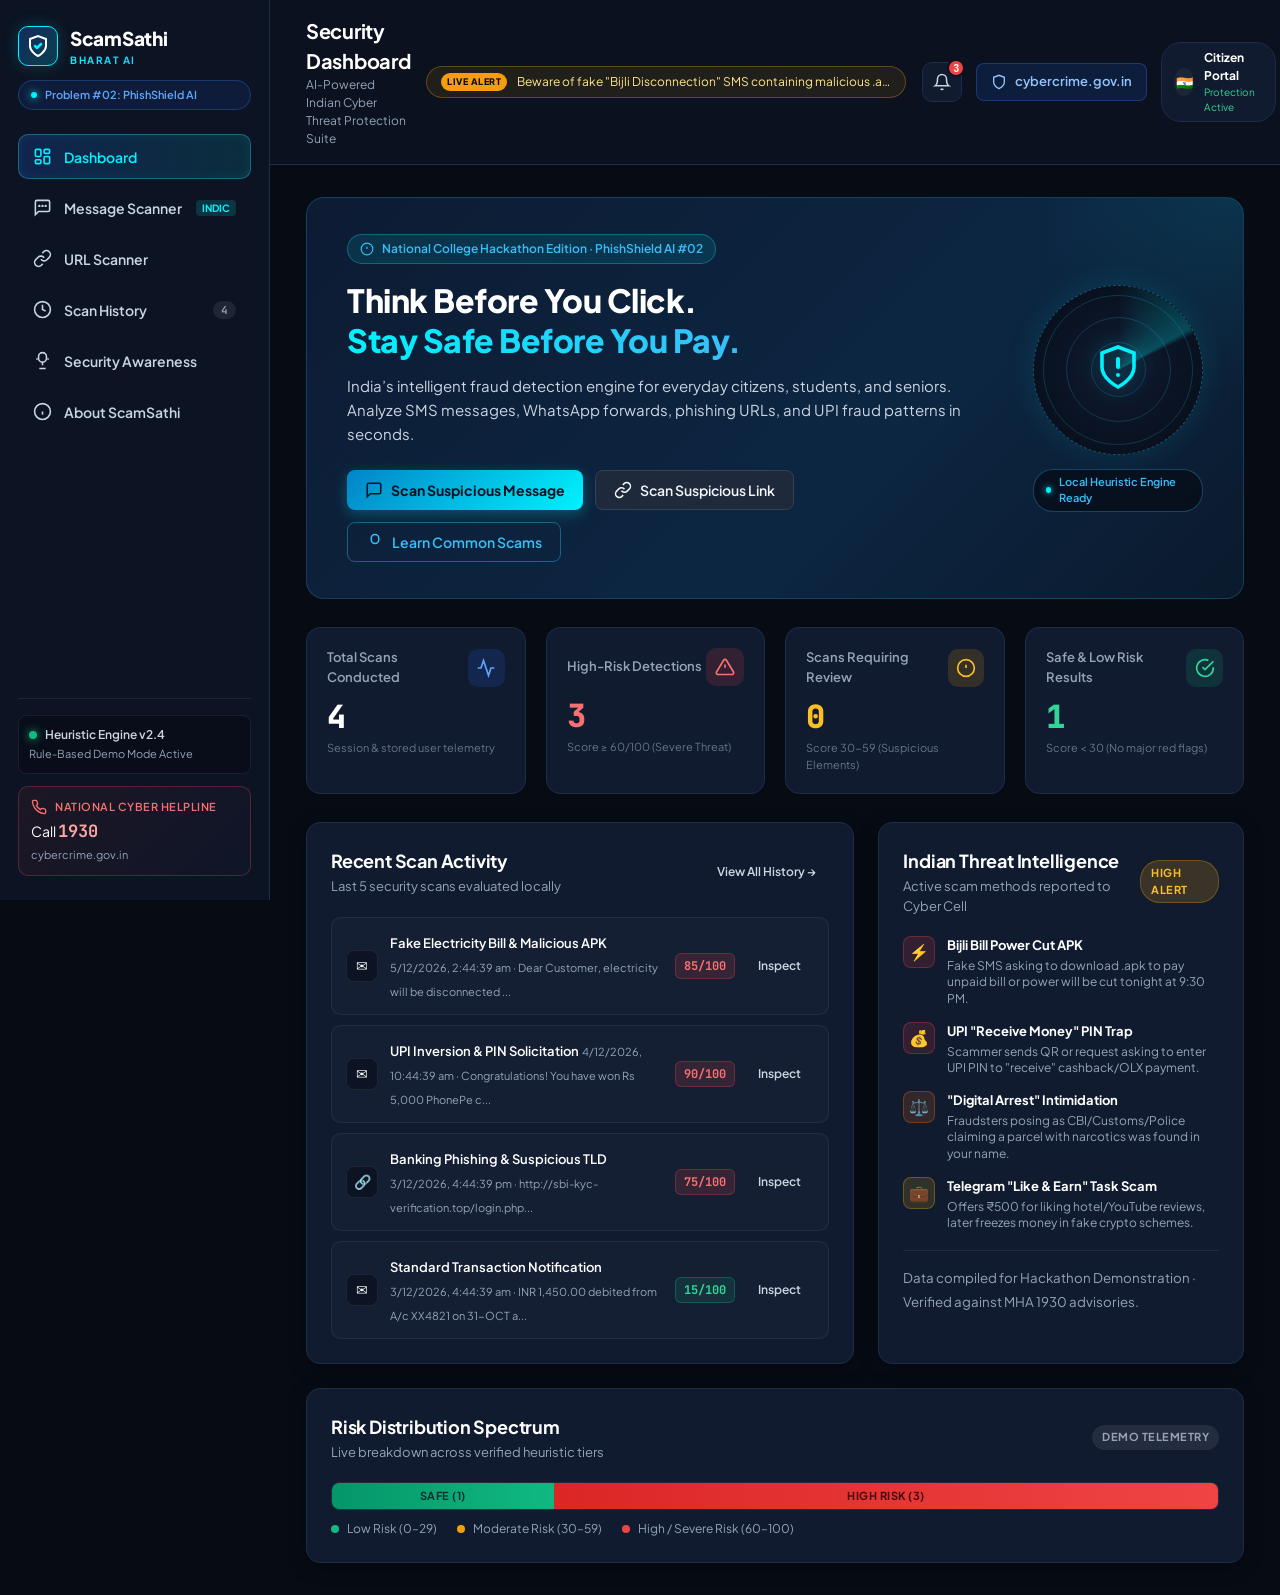
<file: SCAM SATHI AI PROJECT/backup_master_transformation/INDEX.html>
<!DOCTYPE html>
<html lang="en">
<head>
    <meta charset="UTF-8">
    <meta name="viewport" content="width=device-width, initial-scale=1.0">
    <title>ScamSathi Bharat AI — Think Before You Click. Stay Safe Before You Pay.</title>
    <meta name="description" content="AI-powered cybersecurity dashboard for Indian citizens to detect phishing messages, suspicious URLs, UPI fraud, and digital scams. Problem Statement #02 - PhishShield AI.">
    <link rel="preconnect" href="https://fonts.googleapis.com">
    <link rel="preconnect" href="https://fonts.gstatic.com" crossorigin>
    <link href="https://fonts.googleapis.com/css2?family=Plus+Jakarta+Sans:wght@400;500;600;700;800&family=JetBrains+Mono:wght@400;500;600&display=swap" rel="stylesheet">
    <link rel="stylesheet" href="style.css">
</head>
<body>

<div class="app-container">

    <!-- Mobile Navigation Overlay -->
    <div class="sidebar-backdrop" id="sidebarBackdrop" onclick="toggleSidebar(false)"></div>

    <!-- Sidebar -->
    <aside class="sidebar" id="sidebar">
        <div class="sidebar-header">
            <div class="brand">
                <div class="brand-logo-glow">
                    <svg class="brand-icon" viewBox="0 0 24 24" fill="none" stroke="currentColor" stroke-width="2">
                        <path d="M12 22s8-4 8-10V5l-8-3-8 3v7c0 6 8 10 8 10z"/>
                        <path d="m9 12 2 2 4-4" stroke="#00f2fe" stroke-width="2.5" stroke-linecap="round" stroke-linejoin="round"/>
                    </svg>
                </div>
                <div class="brand-text">
                    <span class="brand-name">ScamSathi</span>
                    <span class="brand-badge">BHARAT AI</span>
                </div>
            </div>
            <button class="mobile-close-btn" onclick="toggleSidebar(false)" aria-label="Close menu">
                <svg viewBox="0 0 24 24" width="20" height="20" stroke="currentColor" stroke-width="2" fill="none">
                    <path d="M18 6L6 18M6 6l12 12"/>
                </svg>
            </button>
        </div>

        <div class="project-pill">
            <span class="pill-dot"></span>
            <span>Problem #02: PhishShield AI</span>
        </div>

        <nav class="sidebar-nav">
            <button class="nav-item active" data-page="dashboard" onclick="showPage('dashboard')">
                <svg class="nav-svg" viewBox="0 0 24 24" fill="none" stroke="currentColor" stroke-width="2">
                    <rect x="3" y="3" width="7" height="9" rx="1.5"/>
                    <rect x="14" y="3" width="7" height="5" rx="1.5"/>
                    <rect x="14" y="12" width="7" height="9" rx="1.5"/>
                    <rect x="3" y="16" width="7" height="5" rx="1.5"/>
                </svg>
                <span>Dashboard</span>
            </button>

            <button class="nav-item" data-page="message" onclick="showPage('message')">
                <svg class="nav-svg" viewBox="0 0 24 24" fill="none" stroke="currentColor" stroke-width="2">
                    <path d="M21 15a2 2 0 0 1-2 2H7l-4 4V5a2 2 0 0 1 2-2h14a2 2 0 0 1 2 2z"/>
                    <path d="M8 10h.01M12 10h.01M16 10h.01" stroke-width="3" stroke-linecap="round"/>
                </svg>
                <span>Message Scanner</span>
                <span class="nav-chip">Indic</span>
            </button>

            <button class="nav-item" data-page="url" onclick="showPage('url')">
                <svg class="nav-svg" viewBox="0 0 24 24" fill="none" stroke="currentColor" stroke-width="2">
                    <path d="M10 13a5 5 0 0 0 7.54.54l3-3a5 5 0 0 0-7.07-7.07l-1.72 1.71"/>
                    <path d="M14 11a5 5 0 0 0-7.54-.54l-3 3a5 5 0 0 0 7.07 7.07l1.71-1.71"/>
                </svg>
                <span>URL Scanner</span>
            </button>

            <button class="nav-item" data-page="history" onclick="showPage('history')">
                <svg class="nav-svg" viewBox="0 0 24 24" fill="none" stroke="currentColor" stroke-width="2">
                    <circle cx="12" cy="12" r="10"/>
                    <polyline points="12 6 12 12 16 14"/>
                </svg>
                <span>Scan History</span>
                <span class="nav-counter" id="sidebarHistoryCount">0</span>
            </button>

            <button class="nav-item" data-page="awareness" onclick="showPage('awareness')">
                <svg class="nav-svg" viewBox="0 0 24 24" fill="none" stroke="currentColor" stroke-width="2">
                    <path d="M12 2a5 5 0 0 0-5 5v2a5 5 0 0 0 10 0V7a5 5 0 0 0-5-5z"/>
                    <path d="M12 14v4M8 22h8M12 18h.01"/>
                    <path d="M4 10h2M18 10h2"/>
                </svg>
                <span>Security Awareness</span>
            </button>

            <button class="nav-item" data-page="about" onclick="showPage('about')">
                <svg class="nav-svg" viewBox="0 0 24 24" fill="none" stroke="currentColor" stroke-width="2">
                    <circle cx="12" cy="12" r="10"/>
                    <line x1="12" y1="16" x2="12" y2="12"/>
                    <line x1="12" y1="8" x2="12.01" y2="8"/>
                </svg>
                <span>About ScamSathi</span>
            </button>
        </nav>

        <div class="sidebar-footer">
            <div class="engine-status-box">
                <div class="status-indicator-row">
                    <span class="pulse-dot"></span>
                    <span class="status-text">Heuristic Engine v2.4</span>
                </div>
                <p class="status-sub">Rule-Based Demo Mode Active</p>
            </div>

            <div class="emergency-help-card">
                <div class="help-card-header">
                    <svg viewBox="0 0 24 24" width="16" height="16" fill="none" stroke="#f87171" stroke-width="2">
                        <path d="M22 16.92v3a2 2 0 0 1-2.18 2 19.79 19.79 0 0 1-8.63-3.07 19.5 19.5 0 0 1-6-6 19.79 19.79 0 0 1-3.07-8.67A2 2 0 0 1 4.11 2h3a2 2 0 0 1 2 1.72 12.84 12.84 0 0 0 .7 2.81 2 2 0 0 1-.45 2.11L8.09 9.91a16 16 0 0 0 6 6l1.27-1.27a2 2 0 0 1 2.11-.45 12.84 12.84 0 0 0 2.81.7A2 2 0 0 1 22 16.92z"/>
                    </svg>
                    <span>National Cyber Helpline</span>
                </div>
                <div class="help-phone">Call <strong>1930</strong></div>
                <div class="help-link">cybercrime.gov.in</div>
            </div>
        </div>
    </aside>

    <!-- Main Content Area -->
    <div class="main-wrapper">

        <!-- Top Navigation Bar -->
        <header class="top-nav">
            <div class="top-left">
                <button class="hamburger-btn" onclick="toggleSidebar(true)" aria-label="Open menu">
                    <svg viewBox="0 0 24 24" width="22" height="22" stroke="currentColor" stroke-width="2" fill="none">
                        <line x1="3" y1="12" x2="21" y2="12"/>
                        <line x1="3" y1="6" x2="21" y2="6"/>
                        <line x1="3" y1="18" x2="21" y2="18"/>
                    </svg>
                </button>
                <div class="page-title-box">
                    <h1 id="pageTitle">Security Dashboard</h1>
                    <span class="page-subtitle" id="pageSubtitle">AI-Powered Indian Cyber Threat Protection Suite</span>
                </div>
            </div>

            <!-- Threat Advisory Ticker -->
            <div class="advisory-ticker" title="Live Threat Bulletin">
                <span class="ticker-badge">LIVE ALERT</span>
                <span class="ticker-text">Beware of fake "Bijli Disconnection" SMS containing malicious .apk download links!</span>
            </div>

            <div class="top-right">
                <!-- Notifications Bell -->
                <div class="dropdown-wrapper">
                    <button class="icon-btn" id="notifBtn" onclick="toggleNotifications()" aria-label="Notifications" title="Security Advisories">
                        <svg viewBox="0 0 24 24" width="18" height="18" stroke="currentColor" stroke-width="2" fill="none">
                            <path d="M18 8A6 6 0 0 0 6 8c0 7-3 9-3 9h18s-3-2-3-9"/>
                            <path d="M13.73 21a2 2 0 0 1-3.46 0"/>
                        </svg>
                        <span class="notif-badge">3</span>
                    </button>

                    <!-- Notifications Dropdown -->
                    <div class="dropdown-menu notif-dropdown" id="notifDropdown">
                        <div class="dropdown-header">
                            <span class="dropdown-title">National Cyber Advisories</span>
                            <span class="advisory-count">3 New</span>
                        </div>
                        <div class="advisory-item high">
                            <div class="advisory-dot red"></div>
                            <div>
                                <p class="advisory-title">Electricity Bill APK Fraud</p>
                                <p class="advisory-desc">Fraudsters sending SMS claiming power will be cut tonight at 9:30 PM with malicious APK.</p>
                                <span class="advisory-time">Active Trend in India</span>
                            </div>
                        </div>
                        <div class="advisory-item high">
                            <div class="advisory-dot orange"></div>
                            <div>
                                <p class="advisory-title">Digital Arrest Intimidation</p>
                                <p class="advisory-desc">Fake Skype video calls impersonating CBI/Mumbai Police demanding immediate RTGS transfers.</p>
                                <span class="advisory-time">Advisory from MHA 1930</span>
                            </div>
                        </div>
                        <div class="advisory-item">
                            <div class="advisory-dot yellow"></div>
                            <div>
                                <p class="advisory-title">UPI PIN Cashback Trap</p>
                                <p class="advisory-desc">Reminder: You NEVER need to enter your UPI PIN or scan a QR code to receive money.</p>
                                <span class="advisory-time">NPCI Safety Directive</span>
                            </div>
                        </div>
                    </div>
                </div>

                <!-- Emergency Portal Link -->
                <a href="https://cybercrime.gov.in" target="_blank" rel="noopener noreferrer" class="portal-link-btn" title="Visit Indian National Cyber Crime Portal">
                    <svg viewBox="0 0 24 24" width="16" height="16" fill="none" stroke="currentColor" stroke-width="2">
                        <path d="M12 22s8-4 8-10V5l-8-3-8 3v7c0 6 8 10 8 10z"/>
                    </svg>
                    <span>cybercrime.gov.in</span>
                </a>

                <!-- User Profile Placeholder -->
                <div class="user-profile-badge" title="Active Security Analyst Session">
                    <div class="avatar-circle">
                        <span>🇮🇳</span>
                    </div>
                    <div class="user-details">
                        <span class="user-role">Citizen Portal</span>
                        <span class="user-mode">Protection Active</span>
                    </div>
                </div>
            </div>
        </header>

        <!-- Main Body -->
        <main class="main-content">

            <!-- ============================================================== -->
            <!-- SECTION 1: DASHBOARD                                           -->
            <!-- ============================================================== -->
            <section id="dashboard" class="page-view">

                <!-- Welcome Hero Banner -->
                <div class="hero-banner">
                    <div class="hero-content">
                        <div class="hero-tag">
                            <svg viewBox="0 0 24 24" width="14" height="14" fill="none" stroke="currentColor" stroke-width="2">
                                <circle cx="12" cy="12" r="10"/>
                                <line x1="12" y1="8" x2="12" y2="12"/>
                                <line x1="12" y1="16" x2="12.01" y2="16"/>
                            </svg>
                            <span>National College Hackathon Edition · PhishShield AI #02</span>
                        </div>
                        <h2 class="hero-title">Think Before You Click.<br><span class="cyan-gradient">Stay Safe Before You Pay.</span></h2>
                        <p class="hero-desc">
                            India’s intelligent fraud detection engine for everyday citizens, students, and seniors. Analyze SMS messages, WhatsApp forwards, phishing URLs, and UPI fraud patterns in seconds.
                        </p>
                        <div class="hero-actions">
                            <button class="btn btn-primary" onclick="showPage('message')">
                                <svg viewBox="0 0 24 24" width="18" height="18" fill="none" stroke="currentColor" stroke-width="2">
                                    <path d="M21 15a2 2 0 0 1-2 2H7l-4 4V5a2 2 0 0 1 2-2h14a2 2 0 0 1 2 2z"/>
                                </svg>
                                <span>Scan Suspicious Message</span>
                            </button>
                            <button class="btn btn-secondary" onclick="showPage('url')">
                                <svg viewBox="0 0 24 24" width="18" height="18" fill="none" stroke="currentColor" stroke-width="2">
                                    <path d="M10 13a5 5 0 0 0 7.54.54l3-3a5 5 0 0 0-7.07-7.07l-1.72 1.71"/>
                                    <path d="M14 11a5 5 0 0 0-7.54-.54l-3 3a5 5 0 0 0 7.07 7.07l1.71-1.71"/>
                                </svg>
                                <span>Scan Suspicious Link</span>
                            </button>
                            <button class="btn btn-outline" onclick="showPage('awareness')">
                                <svg viewBox="0 0 24 24" width="18" height="18" fill="none" stroke="currentColor" stroke-width="2">
                                    <path d="M12 2a5 5 0 0 0-5 5v2a5 5 0 0 0 10 0V7a5 5 0 0 0-5-5z"/>
                                </svg>
                                <span>Learn Common Scams</span>
                            </button>
                        </div>
                    </div>
                    <div class="hero-visual">
                        <div class="shield-radar">
                            <div class="radar-circle radar-1"></div>
                            <div class="radar-circle radar-2"></div>
                            <div class="radar-circle radar-3"></div>
                            <div class="radar-sweep"></div>
                            <div class="radar-center-shield">
                                <svg viewBox="0 0 24 24" width="48" height="48" fill="none" stroke="#00f2fe" stroke-width="1.8">
                                    <path d="M12 22s8-4 8-10V5l-8-3-8 3v7c0 6 8 10 8 10z"/>
                                    <path d="M12 8v4M12 16h.01" stroke-width="2" stroke-linecap="round"/>
                                </svg>
                            </div>
                        </div>
                        <div class="telemetry-pill">
                            <span class="telemetry-dot"></span>
                            <span>Local Heuristic Engine Ready</span>
                        </div>
                    </div>
                </div>

                <!-- Statistics Metrics Grid -->
                <div class="metrics-grid">
                    <div class="metric-card">
                        <div class="metric-top">
                            <span class="metric-label">Total Scans Conducted</span>
                            <div class="metric-icon blue">
                                <svg viewBox="0 0 24 24" width="20" height="20" fill="none" stroke="currentColor" stroke-width="2">
                                    <polyline points="22 12 18 12 15 21 9 3 6 12 2 12"/>
                                </svg>
                            </div>
                        </div>
                        <div class="metric-value" id="totalScans">0</div>
                        <div class="metric-sub">Session &amp; stored user telemetry</div>
                    </div>

                    <div class="metric-card">
                        <div class="metric-top">
                            <span class="metric-label">High-Risk Detections</span>
                            <div class="metric-icon red">
                                <svg viewBox="0 0 24 24" width="20" height="20" fill="none" stroke="currentColor" stroke-width="2">
                                    <path d="M10.29 3.86L1.82 18a2 2 0 0 0 1.71 3h16.94a2 2 0 0 0 1.71-3L13.71 3.86a2 2 0 0 0-3.42 0z"/>
                                    <line x1="12" y1="9" x2="12" y2="13"/>
                                    <line x1="12" y1="17" x2="12.01" y2="17"/>
                                </svg>
                            </div>
                        </div>
                        <div class="metric-value red-text" id="highScans">0</div>
                        <div class="metric-sub">Score &ge; 60/100 (Severe Threat)</div>
                    </div>

                    <div class="metric-card">
                        <div class="metric-top">
                            <span class="metric-label">Scans Requiring Review</span>
                            <div class="metric-icon yellow">
                                <svg viewBox="0 0 24 24" width="20" height="20" fill="none" stroke="currentColor" stroke-width="2">
                                    <circle cx="12" cy="12" r="10"/>
                                    <line x1="12" y1="8" x2="12" y2="12"/>
                                    <line x1="12" y1="16" x2="12.01" y2="16"/>
                                </svg>
                            </div>
                        </div>
                        <div class="metric-value yellow-text" id="reviewScans">0</div>
                        <div class="metric-sub">Score 30-59 (Suspicious Elements)</div>
                    </div>

                    <div class="metric-card">
                        <div class="metric-top">
                            <span class="metric-label">Safe &amp; Low Risk Results</span>
                            <div class="metric-icon green">
                                <svg viewBox="0 0 24 24" width="20" height="20" fill="none" stroke="currentColor" stroke-width="2">
                                    <path d="M22 11.08V12a10 10 0 1 1-5.93-9.14"/>
                                    <polyline points="22 4 12 14.01 9 11.01"/>
                                </svg>
                            </div>
                        </div>
                        <div class="metric-value green-text" id="safeScans">0</div>
                        <div class="metric-sub">Score &lt; 30 (No major red flags)</div>
                    </div>
                </div>

                <!-- Dashboard Content Split -->
                <div class="dashboard-split">
                    <!-- Left: Recent Activity -->
                    <div class="card recent-activity-card">
                        <div class="card-header">
                            <div>
                                <h3 class="card-title">Recent Scan Activity</h3>
                                <p class="card-subtitle">Last 5 security scans evaluated locally</p>
                            </div>
                            <button class="btn btn-ghost btn-sm" onclick="showPage('history')">View All History &rarr;</button>
                        </div>
                        <div id="recentScansList" class="recent-list">
                            <!-- Injected dynamically by JavaScript -->
                        </div>
                    </div>

                    <!-- Right: Live Threat Bulletin for Indian Users -->
                    <div class="card threat-intel-card">
                        <div class="card-header">
                            <div>
                                <h3 class="card-title">Indian Threat Intelligence</h3>
                                <p class="card-subtitle">Active scam methods reported to Cyber Cell</p>
                            </div>
                            <span class="badge badge-warning">High Alert</span>
                        </div>
                        <div class="threat-items">
                            <div class="threat-row">
                                <div class="threat-badge-icon red">⚡</div>
                                <div class="threat-info">
                                    <span class="threat-name">Bijli Bill Power Cut APK</span>
                                    <span class="threat-desc">Fake SMS asking to download .apk to pay unpaid bill or power will be cut tonight at 9:30 PM.</span>
                                </div>
                            </div>
                            <div class="threat-row">
                                <div class="threat-badge-icon red">💰</div>
                                <div class="threat-info">
                                    <span class="threat-name">UPI "Receive Money" PIN Trap</span>
                                    <span class="threat-desc">Scammer sends QR or request asking to enter UPI PIN to "receive" cashback/OLX payment.</span>
                                </div>
                            </div>
                            <div class="threat-row">
                                <div class="threat-badge-icon orange">⚖️</div>
                                <div class="threat-info">
                                    <span class="threat-name">"Digital Arrest" Intimidation</span>
                                    <span class="threat-desc">Fraudsters posing as CBI/Customs/Police claiming a parcel with narcotics was found in your name.</span>
                                </div>
                            </div>
                            <div class="threat-row">
                                <div class="threat-badge-icon yellow">💼</div>
                                <div class="threat-info">
                                    <span class="threat-name">Telegram "Like &amp; Earn" Task Scam</span>
                                    <span class="threat-desc">Offers ₹500 for liking hotel/YouTube reviews, later freezes money in fake crypto schemes.</span>
                                </div>
                            </div>
                        </div>
                        <div class="threat-footer">
                            <small class="text-muted">Data compiled for Hackathon Demonstration · Verified against MHA 1930 advisories.</small>
                        </div>
                    </div>
                </div>

                <!-- Meaningful Risk Distribution Visual Bar (clearly labeled Demo Data) -->
                <div class="card risk-spectrum-card">
                    <div class="card-header">
                        <div>
                            <h3 class="card-title">Risk Distribution Spectrum</h3>
                            <p class="card-subtitle">Live breakdown across verified heuristic tiers</p>
                        </div>
                        <span class="badge badge-neutral">Demo Telemetry</span>
                    </div>
                    <div class="spectrum-bar">
                        <div class="spectrum-segment safe-seg" id="spectrumSafe" style="width: 33%" title="Safe Scans">Safe</div>
                        <div class="spectrum-segment review-seg" id="spectrumReview" style="width: 33%" title="Requiring Review">Review</div>
                        <div class="spectrum-segment high-seg" id="spectrumHigh" style="width: 34%" title="High Risk">High Risk</div>
                    </div>
                    <div class="spectrum-legend">
                        <div class="legend-item"><span class="legend-dot green"></span> Low Risk (0–29)</div>
                        <div class="legend-item"><span class="legend-dot yellow"></span> Moderate Risk (30–59)</div>
                        <div class="legend-item"><span class="legend-dot red"></span> High / Severe Risk (60–100)</div>
                    </div>
                </div>
            </section>


            <!-- ============================================================== -->
            <!-- SECTION 2: MESSAGE SCANNER                                     -->
            <!-- ============================================================== -->
            <section id="message" class="page-view hidden">
                <div class="scanner-container">
                    
                    <div class="scanner-header-box">
                        <div class="scanner-titles">
                            <h2 class="scanner-title">Message Intelligence Engine</h2>
                            <p class="scanner-desc">
                                Paste an SMS, WhatsApp forward, email, or chat message to analyze phishing language, urgent threat hooks, and Indian banking/UPI scams.
                            </p>
                        </div>
                        <div class="lang-support-pills">
                            <span class="lang-pill"><span class="flag">🇮🇳</span> English</span>
                            <span class="lang-pill"><span class="flag">🇮🇳</span> हिंदी (Hindi)</span>
                            <span class="lang-pill"><span class="flag">🇮🇳</span> Hinglish</span>
                        </div>
                    </div>

                    <!-- Test Case Quick Presets for Hackathon Judges -->
                    <div class="presets-bar">
                        <span class="presets-label">⚡ Hackathon Test Presets:</span>
                        <div class="preset-buttons">
                            <button class="preset-btn" onclick="loadMessagePreset('bijli')">⚡ Electricity Bill APK</button>
                            <button class="preset-btn" onclick="loadMessagePreset('upi')">💰 UPI ₹5000 Cashback</button>
                            <button class="preset-btn" onclick="loadMessagePreset('kyc')">🏦 SBI YONO KYC Blocked</button>
                            <button class="preset-btn" onclick="loadMessagePreset('job')">💼 Telegram Rating Scam</button>
                            <button class="preset-btn" onclick="loadMessagePreset('digital_arrest')">⚖️ CBI Digital Arrest</button>
                            <button class="preset-btn safe-preset" onclick="loadMessagePreset('safe')">✅ Safe Bank OTP Alert</button>
                        </div>
                    </div>

                    <div class="card input-card">
                        <div class="textarea-wrapper">
                            <textarea 
                                id="messageInput" 
                                placeholder="Paste SMS or WhatsApp message here... (e.g. 'Dear Customer, your electricity power will be disconnected tonight at 9:30 PM due to unpaid bill. Update bill via http://bijli-update.apk immediately...')"
                                oninput="updateMessageCount()"
                            ></textarea>
                            <div class="textarea-footer">
                                <div class="counts">
                                    <span id="msgCharCount">0 characters</span> · <span id="msgWordCount">0 words</span>
                                </div>
                                <div class="textarea-actions">
                                    <button class="btn btn-ghost btn-sm" onclick="pasteMessage()">
                                        <svg viewBox="0 0 24 24" width="14" height="14" fill="none" stroke="currentColor" stroke-width="2">
                                            <path d="M16 4h2a2 2 0 0 1 2 2v14a2 2 0 0 1-2 2H6a2 2 0 0 1-2-2V6a2 2 0 0 1 2-2h2"/>
                                            <rect x="8" y="2" width="8" height="4" rx="1" ry="1"/>
                                        </svg>
                                        <span>Paste Clipboard</span>
                                    </button>
                                    <button class="btn btn-ghost btn-sm" onclick="clearMessage()">
                                        <svg viewBox="0 0 24 24" width="14" height="14" fill="none" stroke="currentColor" stroke-width="2">
                                            <polyline points="3 6 5 6 21 6"/>
                                            <path d="M19 6v14a2 2 0 0 1-2 2H7a2 2 0 0 1-2-2V6m3 0V4a2 2 0 0 1 2-2h4a2 2 0 0 1 2 2v2"/>
                                        </svg>
                                        <span>Clear</span>
                                    </button>
                                </div>
                            </div>
                        </div>

                        <div class="scan-submit-row">
                            <button class="btn btn-primary btn-lg" id="scanMessageBtn" onclick="scanMessage()">
                                <svg viewBox="0 0 24 24" width="18" height="18" fill="none" stroke="currentColor" stroke-width="2">
                                    <circle cx="11" cy="11" r="8"/>
                                    <line x1="21" y1="21" x2="16.65" y2="16.65"/>
                                </svg>
                                <span>Analyze Message with ScamSathi AI</span>
                            </button>
                            <span class="engine-tag">⚡ Indic PhishShield Heuristic Engine v2.4</span>
                        </div>
                    </div>

                    <!-- Loading State -->
                    <div id="messageLoading" class="analysis-loader hidden">
                        <div class="scanner-spinner"></div>
                        <div class="loader-content">
                            <p class="loader-title">Scanning message text against Indian cyber scam heuristics...</p>
                            <p class="loader-step" id="msgLoaderStep">Evaluating UPI PIN solicitation &amp; credential urgency...</p>
                        </div>
                    </div>

                    <!-- Results Section -->
                    <div id="messageResult" class="result-container hidden">
                        <!-- Dynamically populated -->
                    </div>

                </div>
            </section>


            <!-- ============================================================== -->
            <!-- SECTION 3: URL SCANNER                                         -->
            <!-- ============================================================== -->
            <section id="url" class="page-view hidden">
                <div class="scanner-container">
                    
                    <div class="scanner-header-box">
                        <div class="scanner-titles">
                            <h2 class="scanner-title">URL &amp; Link Intelligence Scanner</h2>
                            <p class="scanner-desc">
                                Inspect links from SMS, WhatsApp, and social media. Detects deceptive brand impersonation (SBI, HDFC, India Post, Income Tax), high-risk TLDs, IP hostnames, and suspicious file extensions (.apk, .exe).
                            </p>
                        </div>
                        <div class="sandbox-guarantee">
                            <svg viewBox="0 0 24 24" width="16" height="16" fill="none" stroke="#38bdf8" stroke-width="2">
                                <rect x="3" y="11" width="18" height="11" rx="2" ry="2"/>
                                <path d="M7 11V7a5 5 0 0 1 10 0v4"/>
                            </svg>
                            <span>Air-Gapped Sandbox: URLs are never visited or executed</span>
                        </div>
                    </div>

                    <!-- Quick Sample Presets -->
                    <div class="presets-bar">
                        <span class="presets-label">⚡ Sample Test URLs:</span>
                        <div class="preset-buttons">
                            <button class="preset-btn" onclick="loadUrlPreset('sbi_fake')">🏦 Fake SBI KYC (.top)</button>
                            <button class="preset-btn" onclick="loadUrlPreset('apk_direct')">⚡ Dangerous IP .APK Download</button>
                            <button class="preset-btn" onclick="loadUrlPreset('shortener')">🔗 Obfuscated Shortlink (bit.ly)</button>
                            <button class="preset-btn safe-preset" onclick="loadUrlPreset('legit_sbi')">✅ Genuine Official SBI Portal</button>
                        </div>
                    </div>

                    <div class="card input-card">
                        <div class="url-input-group">
                            <div class="url-prefix-icon">
                                <svg viewBox="0 0 24 24" width="18" height="18" fill="none" stroke="#94a3b8" stroke-width="2">
                                    <path d="M10 13a5 5 0 0 0 7.54.54l3-3a5 5 0 0 0-7.07-7.07l-1.72 1.71"/>
                                    <path d="M14 11a5 5 0 0 0-7.54-.54l-3 3a5 5 0 0 0 7.07 7.07l1.71-1.71"/>
                                </svg>
                            </div>
                            <input 
                                id="urlInput" 
                                type="text" 
                                placeholder="Enter link to scan (e.g. sbi-kyc-update.xyz/login or https://example.com)..."
                                onkeydown="if(event.key === 'Enter') scanURL()"
                            >
                            <button class="btn btn-ghost btn-sm" onclick="clearURL()">Clear</button>
                        </div>

                        <div class="scan-submit-row">
                            <button class="btn btn-primary btn-lg" id="scanUrlBtn" onclick="scanURL()">
                                <svg viewBox="0 0 24 24" width="18" height="18" fill="none" stroke="currentColor" stroke-width="2">
                                    <circle cx="12" cy="12" r="10"/>
                                    <line x1="2" y1="12" x2="22" y2="12"/>
                                    <path d="M12 2a15.3 15.3 0 0 1 4 10 15.3 15.3 0 0 1-4 10 15.3 15.3 0 0 1-4-10 15.3 15.3 0 0 1 4-10z"/>
                                </svg>
                                <span>Inspect &amp; Analyze URL</span>
                            </button>
                            <span class="engine-tag">🛡️ Deep Domain &amp; Brand Spoofing Verifier</span>
                        </div>
                    </div>

                    <!-- URL Loading State -->
                    <div id="urlLoading" class="analysis-loader hidden">
                        <div class="scanner-spinner"></div>
                        <div class="loader-content">
                            <p class="loader-title">Deconstructing URL structure in safe air-gapped sandbox...</p>
                            <p class="loader-step" id="urlLoaderStep">Checking TLD reputation, punycode spoofing, and brand impersonation...</p>
                        </div>
                    </div>

                    <!-- URL Results -->
                    <div id="urlResult" class="result-container hidden">
                        <!-- Populated by JavaScript -->
                    </div>

                </div>
            </section>


            <!-- ============================================================== -->
            <!-- SECTION 4: SCAN HISTORY                                        -->
            <!-- ============================================================== -->
            <section id="history" class="page-view hidden">
                <div class="card history-page-card">
                    <div class="history-header">
                        <div>
                            <h2 class="card-title">Security Scan Audit Log</h2>
                            <p class="card-subtitle">Stored locally in your browser. Raw passwords, PINs, and OTPs are automatically masked for privacy.</p>
                        </div>
                        <div class="history-top-actions">
                            <button class="btn btn-outline btn-sm" onclick="exportHistory()">
                                <svg viewBox="0 0 24 24" width="14" height="14" fill="none" stroke="currentColor" stroke-width="2">
                                    <path d="M21 15v4a2 2 0 0 1-2 2H5a2 2 0 0 1-2-2v-4"/>
                                    <polyline points="7 10 12 15 17 10"/>
                                    <line x1="12" y1="15" x2="12" y2="3"/>
                                </svg>
                                <span>Export Audit Log</span>
                            </button>
                            <button class="btn btn-danger-outline btn-sm" onclick="promptClearHistory()">
                                <svg viewBox="0 0 24 24" width="14" height="14" fill="none" stroke="currentColor" stroke-width="2">
                                    <polyline points="3 6 5 6 21 6"/>
                                    <path d="M19 6v14a2 2 0 0 1-2 2H7a2 2 0 0 1-2-2V6m3 0V4a2 2 0 0 1 2-2h4a2 2 0 0 1 2 2v2"/>
                                </svg>
                                <span>Clear History</span>
                            </button>
                        </div>
                    </div>

                    <!-- History Search & Filter Bar -->
                    <div class="history-controls">
                        <div class="search-input-box">
                            <svg viewBox="0 0 24 24" width="16" height="16" fill="none" stroke="#94a3b8" stroke-width="2">
                                <circle cx="11" cy="11" r="8"/>
                                <line x1="21" y1="21" x2="16.65" y2="16.65"/>
                            </svg>
                            <input type="text" id="historySearch" placeholder="Search past scan logs by keyword, category, or threat level..." oninput="displayHistory()">
                        </div>

                        <div class="filter-pills" id="historyFilters">
                            <button class="filter-pill active" data-filter="all" onclick="setHistoryFilter('all')">All Scans</button>
                            <button class="filter-pill" data-filter="high" onclick="setHistoryFilter('high')">High Risk (60+)</button>
                            <button class="filter-pill" data-filter="review" onclick="setHistoryFilter('review')">Needs Review</button>
                            <button class="filter-pill" data-filter="safe" onclick="setHistoryFilter('safe')">Safe Results</button>
                            <button class="filter-pill" data-filter="message" onclick="setHistoryFilter('message')">Messages Only</button>
                            <button class="filter-pill" data-filter="url" onclick="setHistoryFilter('url')">URLs Only</button>
                        </div>
                    </div>

                    <!-- History Table / Cards -->
                    <div id="historyList" class="history-table-container">
                        <!-- Populated by JavaScript -->
                    </div>
                </div>
            </section>


            <!-- ============================================================== -->
            <!-- SECTION 5: SECURITY AWARENESS                                  -->
            <!-- ============================================================== -->
            <section id="awareness" class="page-view hidden">
                <div class="awareness-container">
                    
                    <div class="awareness-header-box">
                        <div>
                            <h2 class="scanner-title">Bharat Cyber Awareness Hub</h2>
                            <p class="scanner-desc">
                                Educational guides and safety playbooks designed specifically for everyday Indian digital payment users, senior citizens, and students.
                            </p>
                        </div>
                        <div class="helpline-badge-cta">
                            <span>Emergency Incident? Dial <strong>1930</strong> or visit <a href="https://cybercrime.gov.in" target="_blank" rel="noopener noreferrer">cybercrime.gov.in</a></span>
                        </div>
                    </div>

                    <!-- Category Tabs -->
                    <div class="awareness-tabs" id="awarenessTabs">
                        <button class="tab-btn active" onclick="filterAwareness('all')">All Scams (6)</button>
                        <button class="tab-btn" onclick="filterAwareness('upi')">UPI &amp; Payments</button>
                        <button class="tab-btn" onclick="filterAwareness('banking')">Banking &amp; KYC</button>
                        <button class="tab-btn" onclick="filterAwareness('apk')">Malicious APKs</button>
                        <button class="tab-btn" onclick="filterAwareness('impersonation')">Digital Arrest &amp; Police</button>
                        <button class="tab-btn" onclick="filterAwareness('jobs')">Telegram &amp; Work Scams</button>
                    </div>

                    <!-- Scam Cards Grid -->
                    <div class="awareness-grid" id="awarenessGrid">

                        <!-- Card 1: UPI Fraud -->
                        <div class="card awareness-card" data-category="upi">
                            <div class="awareness-card-top">
                                <span class="awareness-tag red">High Prevalence</span>
                                <span class="awareness-cat">UPI &amp; Payments</span>
                            </div>
                            <h3 class="awareness-title">The UPI "Receive Money" PIN Scam</h3>
                            <p class="awareness-summary">
                                Scammers pose as buyers on OLX, lucky draw agents, or customer support offering a ₹5,000 refund/cashback and ask you to enter your UPI PIN or scan a QR code.
                            </p>
                            <div class="awareness-callout red-callout">
                                <strong>Golden Rule:</strong> UPI PIN is strictly used for <em>SENDING</em> money from your bank account. You <u>NEVER</u> enter your PIN to receive money!
                            </div>
                            <div class="awareness-dos-donts">
                                <div class="dont-list">
                                    <span class="list-label red-text">❌ Scammer Tactics:</span>
                                    <ul>
                                        <li>"Scan this QR code to claim ₹3,000 lottery"</li>
                                        <li>"Enter UPI PIN to verify your account for refund"</li>
                                        <li>Sending a Collect Request of ₹10,000</li>
                                    </ul>
                                </div>
                                <div class="do-list">
                                    <span class="list-label green-text">✅ What You Must Do:</span>
                                    <ul>
                                        <li>Decline collect requests from strangers immediately</li>
                                        <li>Report the VPA (UPI ID) inside your banking app</li>
                                        <li>Remember: Money credits directly without any PIN</li>
                                    </ul>
                                </div>
                            </div>
                        </div>

                        <!-- Card 2: Electricity Bill APK Scam -->
                        <div class="card awareness-card" data-category="apk">
                            <div class="awareness-card-top">
                                <span class="awareness-tag red">Surging Vector</span>
                                <span class="awareness-cat">Malicious APKs</span>
                            </div>
                            <h3 class="awareness-title">Fake Electricity Bill &amp; Bijli Cut SMS</h3>
                            <p class="awareness-summary">
                                You receive an SMS: <em>"Dear Consumer, your electricity power will be disconnected tonight at 9:30 PM due to unpaid bill. Immediately contact power officer on 98XXXXXXXX and install update app."</em>
                            </p>
                            <div class="awareness-callout red-callout">
                                <strong>The Danger:</strong> The link downloads an `.apk` file (Android package). Once installed, it steals your SMS OTPs and gives scammers full remote access to your phone!
                            </div>
                            <div class="awareness-dos-donts">
                                <div class="dont-list">
                                    <span class="list-label red-text">❌ Red Flags:</span>
                                    <ul>
                                        <li>Sent from personal 10-digit mobile numbers (+91...)</li>
                                        <li>Asks to download APK files or install AnyDesk / RustDesk</li>
                                        <li>Urgent deadline ("power cut at 9:30 PM tonight")</li>
                                    </ul>
                                </div>
                                <div class="do-list">
                                    <span class="list-label green-text">✅ What You Must Do:</span>
                                    <ul>
                                        <li>Never install `.apk` files sent over SMS or WhatsApp</li>
                                        <li>Pay electricity bills only via official state Discom apps or portals</li>
                                        <li>Verify your bill status directly on your electricity board website</li>
                                    </ul>
                                </div>
                            </div>
                        </div>

                        <!-- Card 3: Digital Arrest Scam -->
                        <div class="card awareness-card" data-category="impersonation">
                            <div class="awareness-card-top">
                                <span class="awareness-tag red">Severe Intimidation</span>
                                <span class="awareness-cat">Digital Arrest</span>
                            </div>
                            <h3 class="awareness-title">The "Digital Arrest" &amp; Fake Police Video Call</h3>
                            <p class="awareness-summary">
                                Victims receive calls claiming a parcel containing illegal passports/narcotics was sent in their name to Cambodia/Taiwan. Fraudsters stage fake police stations on Skype/WhatsApp video calls.
                            </p>
                            <div class="awareness-callout red-callout">
                                <strong>Government Notice:</strong> Indian law enforcement agencies (CBI, ED, Police, NIA) <strong>NEVER</strong> conduct arrests via video calls, nor do they demand money transfers for verification!
                            </div>
                            <div class="awareness-dos-donts">
                                <div class="dont-list">
                                    <span class="list-label red-text">❌ Scammer Tactics:</span>
                                    <ul>
                                        <li>Fake uniforms, badges, and forged court arrest warrants</li>
                                        <li>Threatening you not to disconnect or talk to family</li>
                                        <li>Demanding RTGS transfers to "Supreme Court verification accounts"</li>
                                    </ul>
                                </div>
                                <div class="do-list">
                                    <span class="list-label green-text">✅ What You Must Do:</span>
                                    <ul>
                                        <li>Immediately disconnect the video call</li>
                                        <li>Dial <strong>1930</strong> or your local police station to report</li>
                                        <li>Remember: There is no legal concept called "Digital Arrest" in India</li>
                                    </ul>
                                </div>
                            </div>
                        </div>

                        <!-- Card 4: Fake Bank KYC -->
                        <div class="card awareness-card" data-category="banking">
                            <div class="awareness-card-top">
                                <span class="awareness-tag orange">Persistent</span>
                                <span class="awareness-cat">Banking &amp; KYC</span>
                            </div>
                            <h3 class="awareness-title">SBI YONO &amp; Bank Account Blocked Phishing</h3>
                            <p class="awareness-summary">
                                SMS claims: <em>"Dear SBI/HDFC User, your account is suspended today due to expired PAN/KYC. Click http://sbi-kyc-update.xyz to update within 24 hours."</em>
                            </p>
                            <div class="awareness-callout orange-callout">
                                <strong>How it works:</strong> The fake website looks identical to internet banking and records your username, password, profile password, and OTP in real-time.
                            </div>
                            <div class="awareness-dos-donts">
                                <div class="dont-list">
                                    <span class="list-label red-text">❌ Warning Signs:</span>
                                    <ul>
                                        <li>Links with weird domains (.xyz, .top, .buzz, .info)</li>
                                        <li>SMS from unknown +91 numbers instead of official Bank Sender IDs (e.g. SBIBNK)</li>
                                        <li>Demands immediate entry of PAN, Aadhaar, and debit card PIN</li>
                                    </ul>
                                </div>
                                <div class="do-list">
                                    <span class="list-label green-text">✅ What You Must Do:</span>
                                    <ul>
                                        <li>Always type your bank URL manually into the browser</li>
                                        <li>Banks never ask you to update KYC via third-party SMS links</li>
                                        <li>Visit your home branch for any legitimate KYC update</li>
                                    </ul>
                                </div>
                            </div>
                        </div>

                        <!-- Card 5: Telegram Work from Home Scams -->
                        <div class="card awareness-card" data-category="jobs">
                            <div class="awareness-card-top">
                                <span class="awareness-tag yellow">Targeting Youth</span>
                                <span class="awareness-cat">Jobs &amp; Crypto</span>
                            </div>
                            <h3 class="awareness-title">Telegram "Like YouTube Videos &amp; Earn ₹5,000" Scam</h3>
                            <p class="awareness-summary">
                                Starts with a WhatsApp message offering ₹150 for liking 3 YouTube videos or Google Maps reviews. Once trust is built, they invite you to a Telegram VIP group with "pre-paid investment tasks".
                            </p>
                            <div class="awareness-callout yellow-callout">
                                <strong>The Trap:</strong> They show fake virtual balances growing, but when you try to withdraw your money, they demand 30% "GST tax" or "liquidity fee" and freeze everything.
                            </div>
                            <div class="awareness-dos-donts">
                                <div class="dont-list">
                                    <span class="list-label red-text">❌ Red Flags:</span>
                                    <ul>
                                        <li>Promises of high daily income (₹3,000–₹10,000/day) for trivial tasks</li>
                                        <li>Being shifted from WhatsApp to private Telegram channels</li>
                                        <li>Asking you to deposit money to "unlock higher tier returns"</li>
                                    </ul>
                                </div>
                                <div class="do-list">
                                    <span class="list-label green-text">✅ What You Must Do:</span>
                                    <ul>
                                        <li>Never pay money to get a job or task payout</li>
                                        <li>Block unknown international numbers (+84, +62, +234, +1)</li>
                                        <li>Report fraud Telegram groups immediately</li>
                                    </ul>
                                </div>
                            </div>
                        </div>

                        <!-- Card 6: Courier / India Post Parcel Scam -->
                        <div class="card awareness-card" data-category="banking">
                            <div class="awareness-card-top">
                                <span class="awareness-tag yellow">Fast Growing</span>
                                <span class="awareness-cat">E-Commerce &amp; Postal</span>
                            </div>
                            <h3 class="awareness-title">Fake India Post / Courier "Address Incomplete" SMS</h3>
                            <p class="awareness-summary">
                                SMS claims: <em>"India Post: Your package cannot be delivered due to incomplete address. Please update address and pay ₹25 re-delivery fee at http://indiapost-update.click"</em>
                            </p>
                            <div class="awareness-callout yellow-callout">
                                <strong>The Clone:</strong> The ₹25 payment page captures your 16-digit debit/credit card number, CVV, expiry date, and OTP to siphon thousands of rupees!
                            </div>
                            <div class="awareness-dos-donts">
                                <div class="dont-list">
                                    <span class="list-label red-text">❌ Red Flags:</span>
                                    <ul>
                                        <li>URL is not <strong>indiapost.gov.in</strong></li>
                                        <li>Sent to people who have not ordered any postal parcel</li>
                                        <li>Payment page asks for complete ATM PIN or card details</li>
                                    </ul>
                                </div>
                                <div class="do-list">
                                    <span class="list-label green-text">✅ What You Must Do:</span>
                                    <ul>
                                        <li>Check tracking numbers only on official <strong>indiapost.gov.in</strong></li>
                                        <li>India Post never sends random address update SMS with fee links</li>
                                        <li>Never enter card CVV or OTP on links received via SMS</li>
                                    </ul>
                                </div>
                            </div>
                        </div>

                    </div>

                    <!-- Safety Quick Checklist for Senior Citizens & Families -->
                    <div class="card checklist-card">
                        <div class="card-header">
                            <div>
                                <h3 class="card-title">🛡️ Golden Rules of Indian Digital Safety</h3>
                                <p class="card-subtitle">Keep this 4-step checklist handy for parents, grandparents, and students</p>
                            </div>
                        </div>
                        <div class="checklist-grid">
                            <div class="check-box">
                                <div class="check-number">1</div>
                                <div class="check-body">
                                    <h4>UPI PIN = Only for Paying Out</h4>
                                    <p>Never enter your UPI PIN to claim cashback, receive awards, or accept an OLX payment. Receiving money requires zero action from your side.</p>
                                </div>
                            </div>
                            <div class="check-box">
                                <div class="check-number">2</div>
                                <div class="check-body">
                                    <h4>No APK Downloads via WhatsApp/SMS</h4>
                                    <p>Never install `.apk` files or remote-control apps like AnyDesk or TeamViewer QuickSupport at the instruction of any caller.</p>
                                </div>
                            </div>
                            <div class="check-box">
                                <div class="check-number">3</div>
                                <div class="check-body">
                                    <h4>Police Never Conduct Video Arrests</h4>
                                    <p>CBI, Police, and Customs will never call you on Skype, FaceTime, or WhatsApp to place you under "Digital Arrest". Disconnect instantly.</p>
                                </div>
                            </div>
                            <div class="check-box">
                                <div class="check-number">4</div>
                                <div class="check-body">
                                    <h4>Golden Hour Helpline: Call 1930</h4>
                                    <p>If defrauded, immediately report within the golden hour to <strong>1930</strong> (National Cybercrime Reporting) so the bank can freeze the outflow.</p>
                                </div>
                            </div>
                        </div>
                    </div>

                </div>
            </section>


            <!-- ============================================================== -->
            <!-- SECTION 6: ABOUT SCAMSATHI BHARAT AI                           -->
            <!-- ============================================================== -->
            <section id="about" class="page-view hidden">
                <div class="about-container">
                    
                    <div class="card about-hero-card">
                        <div class="about-hero-grid">
                            <div>
                                <div class="badge badge-primary">College Hackathon Submission</div>
                                <h2 class="about-title">ScamSathi Bharat AI</h2>
                                <p class="about-tagline">"Think Before You Click. Stay Safe Before You Pay."</p>
                                <p class="about-text">
                                    Built specifically for <strong>Problem Statement #02: PhishShield AI</strong>, ScamSathi Bharat AI is a specialized cybersecurity and digital fraud defense platform engineered for India’s unique digital payment ecosystem.
                                </p>
                                <p class="about-text">
                                    With over 800 million smartphone users in India and UPI surpassing 14 billion monthly transactions, cybercriminals increasingly exploit non-tech-savvy citizens, students, and seniors through localized psychological coercion, fake APKs, and deceptive payment traps.
                                </p>
                            </div>
                            <div class="about-stats-box">
                                <div class="about-stat">
                                    <span class="stat-num">800M+</span>
                                    <span class="stat-lbl">Digital Citizens at Risk</span>
                                </div>
                                <div class="about-stat">
                                    <span class="stat-num">₹1,750+ Cr</span>
                                    <span class="stat-lbl">Cyber Fraud Reported in 2024</span>
                                </div>
                                <div class="about-stat">
                                    <span class="stat-num">1930</span>
                                    <span class="stat-lbl">National Cyber Helpline</span>
                                </div>
                                <div class="about-stat">
                                    <span class="stat-num">100%</span>
                                    <span class="stat-lbl">Explainable Heuristics</span>
                                </div>
                            </div>
                        </div>
                    </div>

                    <!-- Architecture Overview -->
                    <div class="card architecture-card">
                        <h3 class="card-title">Technical Architecture &amp; Phased Roadmap</h3>
                        <p class="card-subtitle">Engineered with privacy, modularity, and rapid Indic language expansion in mind.</p>
                        
                        <div class="arch-flow">
                            <div class="arch-node">
                                <div class="arch-badge">Input Ingestion</div>
                                <h4>Air-Gapped Client</h4>
                                <p>Captures SMS text or URLs. Sanitizes input to mask OTPs, credit card numbers, and banking credentials locally.</p>
                            </div>
                            <div class="arch-arrow">&rarr;</div>
                            <div class="arch-node active">
                                <div class="arch-badge">Phase 1: Active</div>
                                <h4>Heuristic Rule Engine</h4>
                                <p>Evaluates 40+ weighted Indian scam heuristics (UPI inversion, Bijli APKs, Digital Arrest, brand spoofing, sketchy TLDs).</p>
                            </div>
                            <div class="arch-arrow">&rarr;</div>
                            <div class="arch-node">
                                <div class="arch-badge">Phase 2: Roadmap</div>
                                <h4>IndicBERT / ML Model</h4>
                                <p>Cloud API pipeline designed to classify zero-day scams in Hindi, Marathi, Tamil, Bengali, Telugu, and Hinglish.</p>
                            </div>
                            <div class="arch-arrow">&rarr;</div>
                            <div class="arch-node">
                                <div class="arch-badge">User Output</div>
                                <h4>Explainable Advisory</h4>
                                <p>Provides plain-language explanations and immediate actionable protocols (Helpline 1930, bank report, block sender).</p>
                            </div>
                        </div>
                    </div>

                    <!-- Privacy & Disclaimer Box -->
                    <div class="card disclaimer-card">
                        <div class="disclaimer-header">
                            <svg viewBox="0 0 24 24" width="22" height="22" fill="none" stroke="#f59e0b" stroke-width="2">
                                <path d="M10.29 3.86L1.82 18a2 2 0 0 0 1.71 3h16.94a2 2 0 0 0 1.71-3L13.71 3.86a2 2 0 0 0-3.42 0z"/>
                                <line x1="12" y1="9" x2="12" y2="13"/>
                                <line x1="12" y1="17" x2="12.01" y2="17"/>
                            </svg>
                            <h4>Hackathon Demonstration Notice &amp; Privacy Assurance</h4>
                        </div>
                        <p>
                            <strong>Demonstration Engine:</strong> This phase currently runs an intelligent, locally executed heuristic and rule-based evaluation suite. While carefully tuned for authentic Indian threat patterns, it is a hackathon prototype designed to demonstrate the user experience and explainability framework.
                        </p>
                        <p>
                            <strong>Zero-Data Retention Policy:</strong> ScamSathi does not transmit or store raw sensitive messages, passwords, PINs, or banking details to any external server. All analysis occurs locally within the browser session sandbox.
                        </p>
                    </div>

                </div>
            </section>

        </main>
    </div>

</div>

<!-- ============================================================== -->
<!-- MODALS                                                         -->
<!-- ============================================================== -->

<!-- Scan Details Modal -->
<div class="modal-backdrop hidden" id="detailsModal" onclick="closeDetailsModal(event)">
    <div class="modal-card" onclick="event.stopPropagation()">
        <div class="modal-header">
            <div>
                <h3 class="modal-title" id="modalTitle">Scan Inspection Details</h3>
                <span class="modal-time" id="modalTimestamp">Audit Record</span>
            </div>
            <button class="modal-close-btn" onclick="closeDetailsModal()" aria-label="Close modal">&times;</button>
        </div>
        <div class="modal-body" id="modalBody">
            <!-- Populated dynamically -->
        </div>
        <div class="modal-footer">
            <button class="btn btn-secondary" onclick="closeDetailsModal()">Close Inspection</button>
        </div>
    </div>
</div>

<!-- Clear History Confirmation Modal -->
<div class="modal-backdrop hidden" id="clearModal" onclick="closeClearModal(event)">
    <div class="modal-card modal-sm" onclick="event.stopPropagation()">
        <div class="modal-header">
            <h3 class="modal-title red-text">Clear Scan Audit Log?</h3>
            <button class="modal-close-btn" onclick="closeClearModal()">&times;</button>
        </div>
        <div class="modal-body">
            <p>Are you sure you want to delete all stored scan history? This action cannot be undone and will reset your dashboard metrics.</p>
        </div>
        <div class="modal-footer">
            <button class="btn btn-ghost" onclick="closeClearModal()">Cancel</button>
            <button class="btn btn-danger" onclick="executeClearHistory()">Yes, Clear All Logs</button>
        </div>
    </div>
</div>

<!-- Toast Notification Container -->
<div id="toastContainer" class="toast-container"></div>

<script src="script.js"></script>
</body>
</html>
</file>
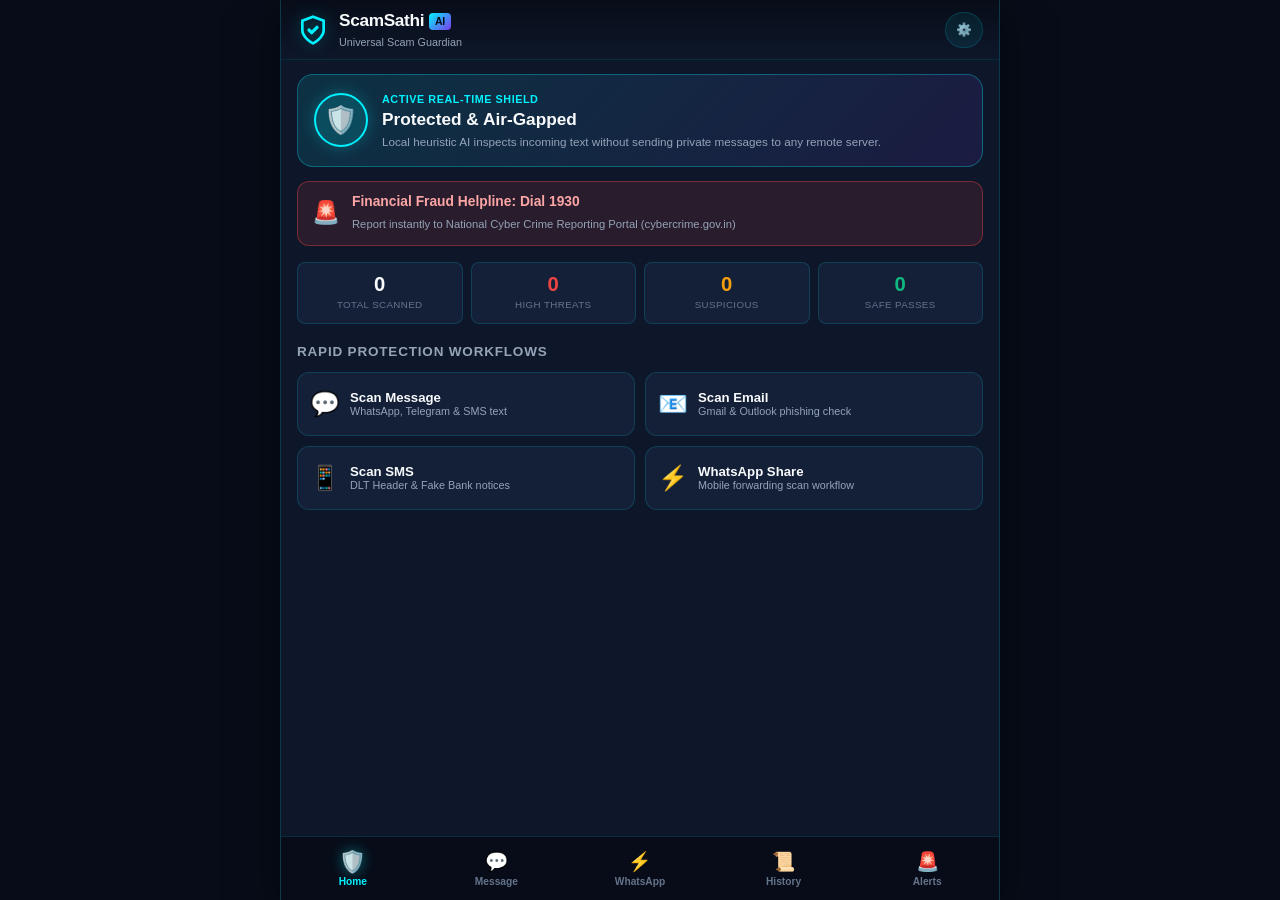
<file: SCAM SATHI AI PROJECT/pwa/index.html>
<!DOCTYPE html>
<html lang="en">
<head>
    <meta charset="UTF-8">
    <meta name="viewport" content="width=device-width, initial-scale=1.0, maximum-scale=1.0, user-scalable=no, viewport-fit=cover">
    <title>ScamSathi AI — Universal Mobile Scam Guardian</title>
    
    <!-- PWA Metadata & iOS Support -->
    <link rel="manifest" href="manifest.webmanifest">
    <meta name="theme-color" content="#070c18">
    <meta name="apple-mobile-web-app-capable" content="yes">
    <meta name="apple-mobile-web-app-status-bar-style" content="black-translucent">
    <meta name="apple-mobile-web-app-title" content="ScamSathi">
    <link rel="apple-touch-icon" href="icons/icon128.png">

    <!-- Styles -->
    <link rel="stylesheet" href="app.css">
</head>
<body class="theme-dark">

    <div class="app-shell">
        <!-- Top App Bar -->
        <header class="app-header">
            <div class="header-left">
                <div class="brand-shield">
                    <svg viewBox="0 0 24 24" fill="none" stroke="currentColor" stroke-width="2">
                        <path d="M12 22s8-4 8-10V5l-8-3-8 3v7c0 6 8 10 8 10z"/>
                        <path d="m9 12 2 2 4-4" stroke="#00f2fe" stroke-width="2.5" stroke-linecap="round" stroke-linejoin="round"/>
                    </svg>
                </div>
                <div>
                    <h1 class="brand-title">ScamSathi <span class="badge-ai">AI</span></h1>
                    <span class="brand-status">Universal Scam Guardian</span>
                </div>
            </div>
            <div class="header-right">
                <button type="button" class="icon-btn" id="installPwaBtn" style="display:none;" title="Install ScamSathi App">
                    <span>📲 Install</span>
                </button>
                <button type="button" class="icon-btn" id="openSettingsBtn" title="Settings">
                    ⚙️
                </button>
            </div>
        </header>

        <!-- Main Scrollable Content Area -->
        <main class="app-main" id="mainContainer">

            <!-- 1. OVERALL SECURITY STATUS (HOME) -->
            <section class="view-panel active" id="view-dashboard">
                <!-- Device Status Hero -->
                <div class="security-hero-card">
                    <div class="shield-pulse-ring">
                        <span class="hero-icon">🛡️</span>
                    </div>
                    <div class="hero-content">
                        <div class="shield-state-tag" id="systemShieldTag">Active Real-Time Shield</div>
                        <h2 class="hero-headline">Protected &amp; Air-Gapped</h2>
                        <p class="hero-subtext">Local heuristic AI inspects incoming text without sending private messages to any remote server.</p>
                    </div>
                </div>

                <!-- Emergency Helpline Banner -->
                <div class="helpline-alert-banner">
                    <div class="helpline-icon">🚨</div>
                    <div class="helpline-text">
                        <strong>Financial Fraud Helpline: Dial 1930</strong>
                        <span>Report instantly to National Cyber Crime Reporting Portal (cybercrime.gov.in)</span>
                    </div>
                </div>

                <!-- Quick Metric Counters -->
                <div class="metrics-grid">
                    <div class="metric-card">
                        <div class="metric-num" id="statTotalScans">0</div>
                        <div class="metric-lbl">Total Scanned</div>
                    </div>
                    <div class="metric-card danger">
                        <div class="metric-num" id="statHighThreats">0</div>
                        <div class="metric-lbl">High Threats</div>
                    </div>
                    <div class="metric-card warning">
                        <div class="metric-num" id="statReviewAlerts">0</div>
                        <div class="metric-lbl">Suspicious</div>
                    </div>
                    <div class="metric-card safe">
                        <div class="metric-num" id="statSafePass">0</div>
                        <div class="metric-lbl">Safe Passes</div>
                    </div>
                </div>

                <!-- Quick Action Grid -->
                <h3 class="section-title">Rapid Protection Workflows</h3>
                <div class="quick-action-grid">
                    <button type="button" class="action-card" data-switch-view="view-scan-message">
                        <span class="action-card-icon">💬</span>
                        <div class="action-card-info">
                            <strong>Scan Message</strong>
                            <span>WhatsApp, Telegram &amp; SMS text</span>
                        </div>
                    </button>

                    <button type="button" class="action-card" data-switch-view="view-scan-email">
                        <span class="action-card-icon">📧</span>
                        <div class="action-card-info">
                            <strong>Scan Email</strong>
                            <span>Gmail &amp; Outlook phishing check</span>
                        </div>
                    </button>

                    <button type="button" class="action-card" data-switch-view="view-scan-sms">
                        <span class="action-card-icon">📱</span>
                        <div class="action-card-info">
                            <strong>Scan SMS</strong>
                            <span>DLT Header &amp; Fake Bank notices</span>
                        </div>
                    </button>

                    <button type="button" class="action-card" data-switch-view="view-whatsapp">
                        <span class="action-card-icon">⚡</span>
                        <div class="action-card-info">
                            <strong>WhatsApp Share</strong>
                            <span>Mobile forwarding scan workflow</span>
                        </div>
                    </button>
                </div>
            </section>

            <!-- 2. SCAN MESSAGE -->
            <section class="view-panel" id="view-scan-message">
                <div class="panel-header">
                    <h2>💬 Message Threat Scanner</h2>
                    <p>Evaluates UPI PIN reverse-demands, Bijli APK malware, and job task scams.</p>
                </div>

                <!-- Preset Chips -->
                <div class="preset-scroll-row">
                    <span class="preset-label">Test Case:</span>
                    <button type="button" class="chip-btn" data-msg-preset="bijli">⚡ Bijli Cutoff</button>
                    <button type="button" class="chip-btn" data-msg-preset="upi">💰 UPI PIN Trap</button>
                    <button type="button" class="chip-btn" data-msg-preset="arrest">👮 Digital Arrest</button>
                    <button type="button" class="chip-btn" data-msg-preset="safe">✅ Safe Bank SMS</button>
                </div>

                <div class="input-card">
                    <textarea id="messageTextInput" class="app-textarea" rows="4" placeholder="Paste WhatsApp message, chat forward or unknown text to inspect..."></textarea>
                    <div class="input-actions-bar">
                        <button type="button" class="btn-text-action" id="btnPasteMsg">📋 Paste Clipboard</button>
                        <button type="button" class="btn-text-action" id="btnClearMsg">✖ Clear</button>
                    </div>
                </div>

                <button type="button" class="btn-primary-action" id="btnRunMsgScan">
                    🛡️ Analyze Message with ScamSathi AI
                </button>

                <!-- Result Card -->
                <div class="scan-verdict-box" id="msgVerdictBox" style="display:none;"></div>
            </section>

            <!-- 3. SCAN EMAIL -->
            <section class="view-panel" id="view-scan-email">
                <div class="panel-header">
                    <h2>📧 Email Phishing Inspector</h2>
                    <p>Detects sender address spoofing, fake KYC threats and deceptive links.</p>
                </div>

                <div class="preset-scroll-row">
                    <span class="preset-label">Test Case:</span>
                    <button type="button" class="chip-btn" data-email-preset="kyc">🏦 Fake SBI KYC</button>
                    <button type="button" class="chip-btn" data-email-preset="lottery">🎰 Lottery Prize</button>
                    <button type="button" class="chip-btn" data-email-preset="job">💼 Work From Home</button>
                </div>

                <div class="input-card">
                    <label class="input-label" for="emailSubjectInput">Subject Line</label>
                    <input type="text" id="emailSubjectInput" class="app-input" placeholder="e.g. URGENT: Your bank account is suspended">
                    
                    <div class="input-row-half" style="margin-top:8px;">
                        <div>
                            <label class="input-label" for="emailSenderNameInput">Sender Name</label>
                            <input type="text" id="emailSenderNameInput" class="app-input" placeholder="e.g. SBI Security">
                        </div>
                        <div>
                            <label class="input-label" for="emailSenderAddrInput">Sender Email</label>
                            <input type="email" id="emailSenderAddrInput" class="app-input" placeholder="e.g. alert@sbi-kyc.top">
                        </div>
                    </div>

                    <label class="input-label" for="emailBodyInput" style="margin-top:8px;">Email Body Content</label>
                    <textarea id="emailBodyInput" class="app-textarea" rows="4" placeholder="Paste email content here..."></textarea>
                </div>

                <button type="button" class="btn-primary-action" id="btnRunEmailScan">
                    🛡️ Inspect Email Security
                </button>

                <div class="scan-verdict-box" id="emailVerdictBox" style="display:none;"></div>
            </section>

            <!-- 4. SCAN SMS -->
            <section class="view-panel" id="view-scan-sms">
                <div class="panel-header">
                    <h2>📱 SMS Fraud &amp; DLT Verifier</h2>
                    <p>Verifies Indian SMS alphanumeric headers (e.g. AD-HDFCBK) vs personal phone spoofing.</p>
                </div>

                <div class="preset-scroll-row">
                    <span class="preset-label">Test Case:</span>
                    <button type="button" class="chip-btn" data-sms-preset="challan">🚗 Fake e-Challan</button>
                    <button type="button" class="chip-btn" data-sms-preset="sim">📶 SIM Block Threat</button>
                    <button type="button" class="chip-btn" data-sms-preset="pan">🆔 PAN Incomplete</button>
                </div>

                <div class="input-card">
                    <label class="input-label" for="smsSenderHeaderInput">Sender Header or Number</label>
                    <input type="text" id="smsSenderHeaderInput" class="app-input" placeholder="e.g. +919876543210 or VM-SBIINB">

                    <label class="input-label" for="smsBodyInput" style="margin-top:8px;">SMS Text Content</label>
                    <textarea id="smsBodyInput" class="app-textarea" rows="4" placeholder="Paste received SMS message..."></textarea>
                </div>

                <button type="button" class="btn-primary-action" id="btnRunSmsScan">
                    🛡️ Scan SMS Security
                </button>

                <div class="scan-verdict-box" id="smsVerdictBox" style="display:none;"></div>
            </section>

            <!-- 5. WHATSAPP PROTECTION WORKFLOW -->
            <section class="view-panel" id="view-whatsapp">
                <div class="panel-header">
                    <h2>⚡ WhatsApp Security Ecosystem</h2>
                    <p>Transparent protection across desktop and mobile.</p>
                </div>

                <!-- Desktop vs Mobile info card -->
                <div class="platform-guide-card">
                    <div class="platform-guide-header">
                        <span class="guide-badge-icon">💻</span>
                        <strong>Desktop: WhatsApp Web</strong>
                    </div>
                    <p class="guide-text">
                        Use the <strong>ScamSathi Universal Scam Guardian</strong> Chrome Extension on <code>web.whatsapp.com</code>. It observes newly arrived visible chat messages and flags them directly on-screen with zero copy-paste.
                    </p>
                </div>

                <div class="platform-guide-card" style="margin-top:12px;">
                    <div class="platform-guide-header">
                        <span class="guide-badge-icon">📱</span>
                        <strong>Mobile: Share to ScamSathi</strong>
                    </div>
                    <p class="guide-text">
                        Android and iOS sandbox restrictions prevent any browser app from reading private WhatsApp chats in the background. To inspect a suspicious message:
                    </p>
                    <ol class="step-guide-list">
                        <li>Long press the suspicious message in WhatsApp.</li>
                        <li>Tap <strong>Forward / Share</strong> &rarr; Select <strong>ScamSathi AI</strong> (or Copy Text).</li>
                        <li>Tap <strong>Scan Shared Text</strong> below for instant heuristic analysis.</li>
                    </ol>

                    <button type="button" class="btn-primary-action" id="btnWhatsAppQuickPaste" style="margin-top:10px;">
                        📋 Paste &amp; Scan WhatsApp Message Now
                    </button>
                </div>
            </section>

            <!-- 6. SCAN HISTORY -->
            <section class="view-panel" id="view-history">
                <div class="panel-header-row">
                    <div>
                        <h2>📜 Local Scan History</h2>
                        <p>Air-gapped records stored safely on this device.</p>
                    </div>
                    <button type="button" class="btn-text-danger" id="btnClearHistory">Clear All</button>
                </div>

                <div class="history-list" id="historyItemsContainer">
                    <!-- Populated dynamically -->
                </div>
            </section>

            <!-- 7. THREAT ALERTS & AWARENESS -->
            <section class="view-panel" id="view-alerts">
                <div class="panel-header">
                    <h2>🚨 Live Indian Threat Advisories</h2>
                    <p>Official awareness bulletin for common social engineering tactics.</p>
                </div>

                <div class="advisory-card critical">
                    <div class="advisory-title">⚠️ Digital Arrest Video Call Extortion</div>
                    <p class="advisory-desc">Scammers dress as police/CBI on WhatsApp/Skype and claim narcotics were found in your parcel, demanding "verification funds". Remember: Indian police NEVER conducts online arrest or bail via video calls.</p>
                </div>

                <div class="advisory-card high">
                    <div class="advisory-title">⚡ Bijli Cutoff APK Disconnection Trap</div>
                    <p class="advisory-desc">Fake electricity alerts threaten power cut at 9:30 PM and ask to install an APK or call a private mobile number. DISCOMs never distribute official updates via APK files.</p>
                </div>

                <div class="advisory-card high">
                    <div class="advisory-title">💰 UPI PIN Reverse-Payment Scam</div>
                    <p class="advisory-desc">You NEVER enter your UPI PIN to receive money, lottery prizes, or OLX buyer deposits. Entering PIN always debits money from your account.</p>
                </div>

                <div class="advisory-card review">
                    <div class="advisory-title">📱 e-SIM &amp; Customer Care Search Hijack</div>
                    <p class="advisory-desc">Fraudulent phone numbers posted on Google Maps pretending to be bank or airline support instruct victims to download AnyDesk or forward SIM activation SMS.</p>
                </div>
            </section>

            <!-- 8. SETTINGS -->
            <section class="view-panel" id="view-settings">
                <div class="panel-header">
                    <h2>⚙️ App Settings &amp; Privacy</h2>
                    <p>ScamSathi Bharat AI Configuration</p>
                </div>

                <div class="settings-card">
                    <div class="setting-item">
                        <div>
                            <strong>Dark Theme</strong>
                            <p>High-contrast cybersecurity theme</p>
                        </div>
                        <input type="checkbox" id="chkDarkTheme" checked>
                    </div>

                    <div class="setting-item">
                        <div>
                            <strong>Local Privacy Safe Mode</strong>
                            <p>All heuristic evaluations run 100% on-device</p>
                        </div>
                        <span class="badge-safe">ENFORCED</span>
                    </div>

                    <div class="setting-item">
                        <div>
                            <strong>National Helpline Integration</strong>
                            <p>1930 Cyber Helpline &amp; cybercrime.gov.in links</p>
                        </div>
                        <span class="badge-safe">ACTIVE</span>
                    </div>
                </div>

                <div class="info-footer-box">
                    <strong>ScamSathi Universal Scam Guardian</strong>
                    <span>Open Innovation Hackathon Edition v3.0</span>
                    <p>Built to protect Indian citizens against digital deception at the point of contact.</p>
                </div>
            </section>

        </main>

        <!-- Bottom Navigation Bar (Mobile Native Look & Feel) -->
        <nav class="app-bottom-nav">
            <button type="button" class="nav-item active" data-nav="view-dashboard">
                <span class="nav-icon">🛡️</span>
                <span class="nav-label">Home</span>
            </button>
            <button type="button" class="nav-item" data-nav="view-scan-message">
                <span class="nav-icon">💬</span>
                <span class="nav-label">Message</span>
            </button>
            <button type="button" class="nav-item" data-nav="view-whatsapp">
                <span class="nav-icon">⚡</span>
                <span class="nav-label">WhatsApp</span>
            </button>
            <button type="button" class="nav-item" data-nav="view-history">
                <span class="nav-icon">📜</span>
                <span class="nav-label">History</span>
            </button>
            <button type="button" class="nav-item" data-nav="view-alerts">
                <span class="nav-icon">🚨</span>
                <span class="nav-label">Alerts</span>
            </button>
        </nav>
    </div>

    <!-- Core Unified AI Engine & App Controller -->
    <script src="../core/scamsathi-engine.js"></script>
    <script src="app.js"></script>
</body>
</html>
</file>
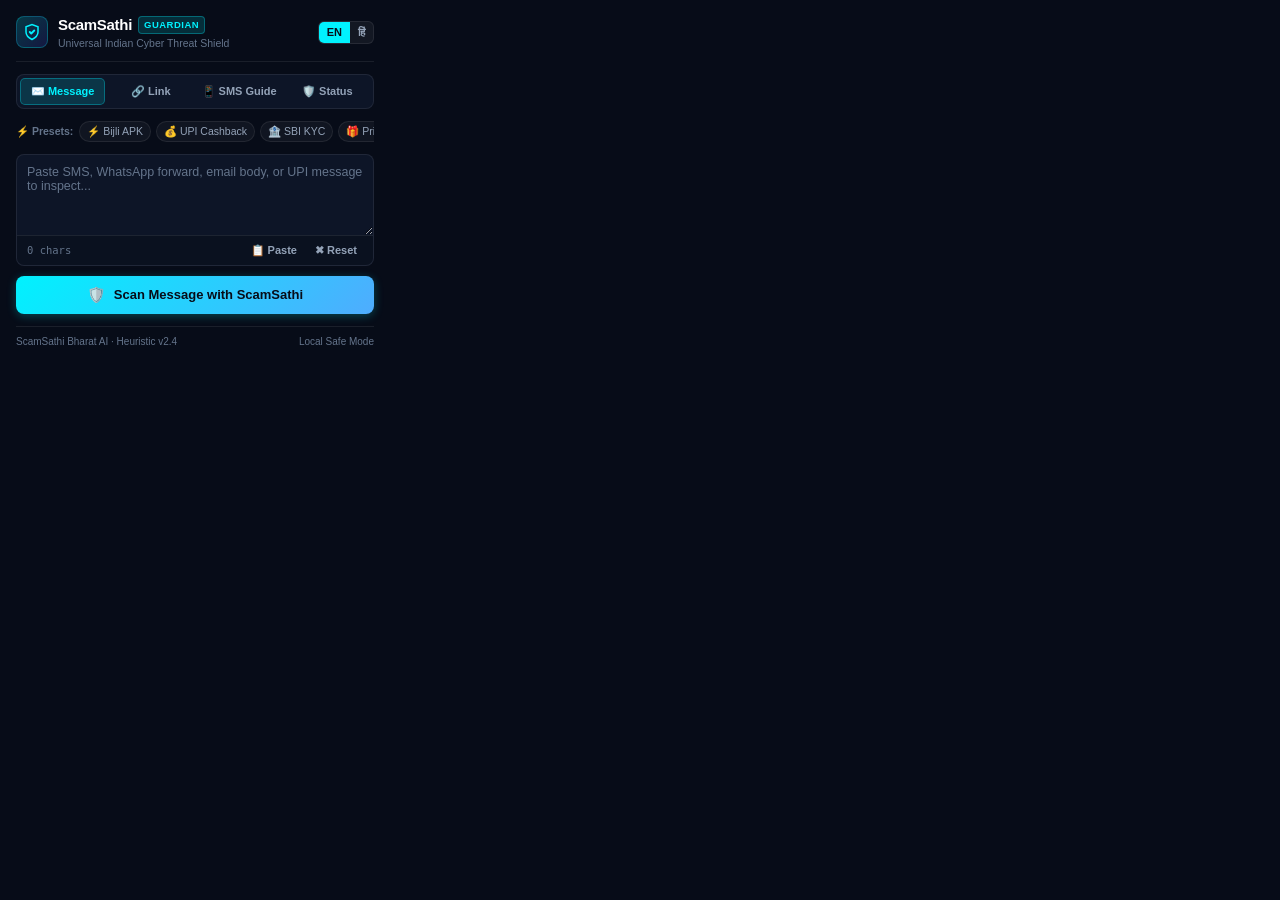
<file: SCAM SATHI AI PROJECT/extension/popup.html>
<!DOCTYPE html>
<html lang="en">
<head>
  <meta charset="UTF-8">
  <meta name="viewport" content="width=device-width, initial-scale=1.0">
  <title>ScamSathi Universal Scam Guardian</title>
  <link rel="stylesheet" href="popup.css">
</head>
<body>
  <div class="popup-container">
    
    <!-- Header -->
    <header class="popup-header">
      <div class="brand-box">
        <div class="brand-icon">
          <svg viewBox="0 0 24 24" fill="none" stroke="currentColor" stroke-width="2">
            <path d="M12 22s8-4 8-10V5l-8-3-8 3v7c0 6 8 10 8 10z"/>
            <path d="m9 12 2 2 4-4" stroke="#00f2fe" stroke-width="2.5" stroke-linecap="round" stroke-linejoin="round"/>
          </svg>
        </div>
        <div>
          <div class="brand-title-row">
            <span class="brand-name">ScamSathi</span>
            <span class="brand-badge">GUARDIAN</span>
          </div>
          <div class="brand-sub" id="headerSubtitle">Universal Indian Cyber Threat Shield</div>
        </div>
      </div>

      <!-- Language Toggle -->
      <div class="lang-switch-box">
        <button type="button" class="lang-btn active" id="langEnBtn" title="English">EN</button>
        <button type="button" class="lang-btn" id="langHiBtn" title="हिंदी">हिं</button>
      </div>
    </header>

    <!-- Navigation Tabs -->
    <nav class="popup-tabs">
      <button class="tab-btn active" data-tab="tab-message" id="tabMsgLabel">
        <span>✉️ Message</span>
      </button>
      <button class="tab-btn" data-tab="tab-url" id="tabUrlLabel">
        <span>🔗 Link</span>
      </button>
      <button class="tab-btn" data-tab="tab-sms" id="tabSmsLabel">
        <span>📱 SMS Guide</span>
      </button>
      <button class="tab-btn" data-tab="tab-status" id="tabStatusLabel">
        <span>🛡️ Status</span>
      </button>
    </nav>

    <!-- TAB 1: MESSAGE SCANNER -->
    <section class="tab-content active" id="tab-message">
      
      <!-- Quick Test Presets -->
      <div class="presets-row">
        <span class="presets-tag" id="presetsTag">⚡ Presets:</span>
        <div class="preset-chips">
          <button type="button" class="chip" data-preset="bijli">⚡ Bijli APK</button>
          <button type="button" class="chip" data-preset="upi">💰 UPI Cashback</button>
          <button type="button" class="chip" data-preset="kyc">🏦 SBI KYC</button>
          <button type="button" class="chip" data-preset="prize">🎁 Prize Fee</button>
          <button type="button" class="chip chip-safe" data-preset="safe">✅ Safe Alert</button>
        </div>
      </div>

      <!-- Textarea -->
      <div class="input-group">
        <textarea 
          id="messageInput" 
          placeholder="Paste SMS, WhatsApp forward, email body, or UPI message to inspect..."
          rows="4"
        ></textarea>
        
        <div class="input-actions">
          <div class="char-count" id="msgCharCount">0 chars</div>
          <div class="btn-group-sm">
            <button type="button" class="btn-text" id="pasteMsgBtn" title="Paste Clipboard">📋 Paste</button>
            <button type="button" class="btn-text" id="clearMsgBtn" title="Clear Text">✖ Reset</button>
          </div>
        </div>
      </div>

      <button type="button" class="btn-scan" id="scanMessageBtn">
        <span class="scan-icon">🛡️</span>
        <span id="scanMsgBtnText">Scan Message with ScamSathi</span>
      </button>

      <!-- Message Result Box -->
      <div class="result-box hidden" id="messageResultBox">
        <!-- Rendered dynamically -->
      </div>
    </section>

    <!-- TAB 2: URL SCANNER -->
    <section class="tab-content" id="tab-url">
      <div class="url-desc" id="urlDescText">
        Inspect links from SMS, WhatsApp, and social media. Detects bank impersonation, APK downloads, and high-risk domains without opening them.
      </div>

      <div class="url-input-wrap">
        <input 
          type="text" 
          id="urlInput" 
          placeholder="e.g. sbi-kyc-verification.top or https://..."
        />
        <button type="button" class="btn-text" id="clearUrlBtn">✖</button>
      </div>

      <div class="presets-row">
        <span class="presets-tag">Quick:</span>
        <div class="preset-chips">
          <button type="button" class="chip" data-url-preset="sbi_fake">Fake SBI (.top)</button>
          <button type="button" class="chip" data-url-preset="apk">Raw IP APK</button>
          <button type="button" class="chip chip-safe" data-url-preset="legit">Official SBI</button>
        </div>
      </div>

      <button type="button" class="btn-scan" id="scanUrlBtn">
        <span class="scan-icon">🔍</span>
        <span id="scanUrlBtnText">Inspect &amp; Analyze Link</span>
      </button>

      <!-- URL Result Box -->
      <div class="result-box hidden" id="urlResultBox">
        <!-- Rendered dynamically -->
      </div>
    </section>

    <!-- TAB 3: SMS MANUAL SCANNER & PRIVACY NOTICE -->
    <section class="tab-content" id="tab-sms">
      <div class="sms-guide-card">
        <div class="sms-guide-header">
          <span class="sms-icon">📱</span>
          <div>
            <h4 class="sms-guide-title" id="smsGuideTitle">SMS Scam Protection Protocol</h4>
            <span class="sms-privacy-badge">🔒 Privacy Preserved</span>
          </div>
        </div>

        <div class="sms-notice-box">
          <p class="sms-notice-text" id="smsNoticeText">
            <strong>Why Manual Scan?</strong> Web browsers and Chrome Extensions are sandboxed and <em>cannot directly access your Android phone's SMS inbox</em>. Beware of any extension claiming automatic mobile SMS access without an external companion app.
          </p>
        </div>

        <h5 class="guide-steps-title" id="guideStepsTitle">How to safely scan an SMS:</h5>
        <ol class="guide-steps-list">
          <li id="step1"><strong>1. Copy SMS:</strong> Long-press the suspicious text on your phone or web SMS client.</li>
          <li id="step2"><strong>2. Paste in Message Tab:</strong> Switch to the <strong>Message</strong> tab above and click <em>Paste</em>.</li>
          <li id="step3"><strong>3. Instant Verification:</strong> ScamSathi evaluates APK traps, UPI PIN demands, and fake bank notices locally.</li>
        </ol>

        <button type="button" class="btn-outline-action" id="switchToMsgTabBtn">
          👉 Go to Message Scanner Now
        </button>
      </div>
    </section>

    <!-- TAB 4: WEB ACTIVE GUARDIAN STATUS -->
    <section class="tab-content" id="tab-status">
      <div class="status-card">
        <div class="status-item">
          <div class="status-left">
            <span class="platform-logo">📧</span>
            <div>
              <div class="platform-name">Gmail Integration</div>
              <div class="platform-desc" id="gmailStatusDesc">Active email scanner button injected directly in opened emails</div>
            </div>
          </div>
          <span class="status-pill active" id="gmailBadge">Active</span>
        </div>

        <div class="status-item">
          <div class="status-left">
            <span class="platform-logo">💬</span>
            <div>
              <div class="platform-name">WhatsApp Web Integration</div>
              <div class="platform-desc" id="waStatusDesc">Visible chat scanner on web.whatsapp.com without reading chat history</div>
            </div>
          </div>
          <span class="status-pill active" id="waBadge">Active</span>
        </div>

        <div class="status-item">
          <div class="status-left">
            <span class="platform-logo">🛡️</span>
            <div>
              <div class="platform-name">Air-Gapped Privacy Engine</div>
              <div class="platform-desc">Zero telemetry. Messages never leave your device.</div>
            </div>
          </div>
          <span class="status-pill safe">100% Local</span>
        </div>

        <div class="status-item" id="openMailguardApp" style="cursor:pointer;border:1px solid rgba(124,58,237,0.3);background:rgba(124,58,237,0.06);border-radius:8px;padding:8px 10px;">
          <div class="status-left">
            <span class="platform-logo">📧</span>
            <div>
              <div class="platform-name" style="color:#a78bfa;font-weight:700;">MailGuard AI Workspace</div>
              <div class="platform-desc">Open full responsive Email Scanner &amp; Security Report</div>
            </div>
          </div>
          <button type="button" class="status-pill active" style="background:#7c3aed;color:#fff;border:none;cursor:pointer;font-weight:700;">Open ↗</button>
        </div>

        <div class="helpline-footer">
          <div class="helpline-title">National Cyber Crime Reporting Portal</div>
          <div class="helpline-num">National Helpline: <strong>1930</strong> (Toll Free)</div>
          <div class="helpline-web">cybercrime.gov.in · sancharsaathi.gov.in</div>
        </div>
      </div>
    </section>

    <!-- Footer -->
    <footer class="popup-footer">
      <span class="footer-left">ScamSathi Bharat AI · Heuristic v2.4</span>
      <span class="footer-right">Local Safe Mode</span>
    </footer>

  </div>

  <script src="detection/detector.js"></script>
  <script src="popup.js"></script>
</body>
</html>
</file>
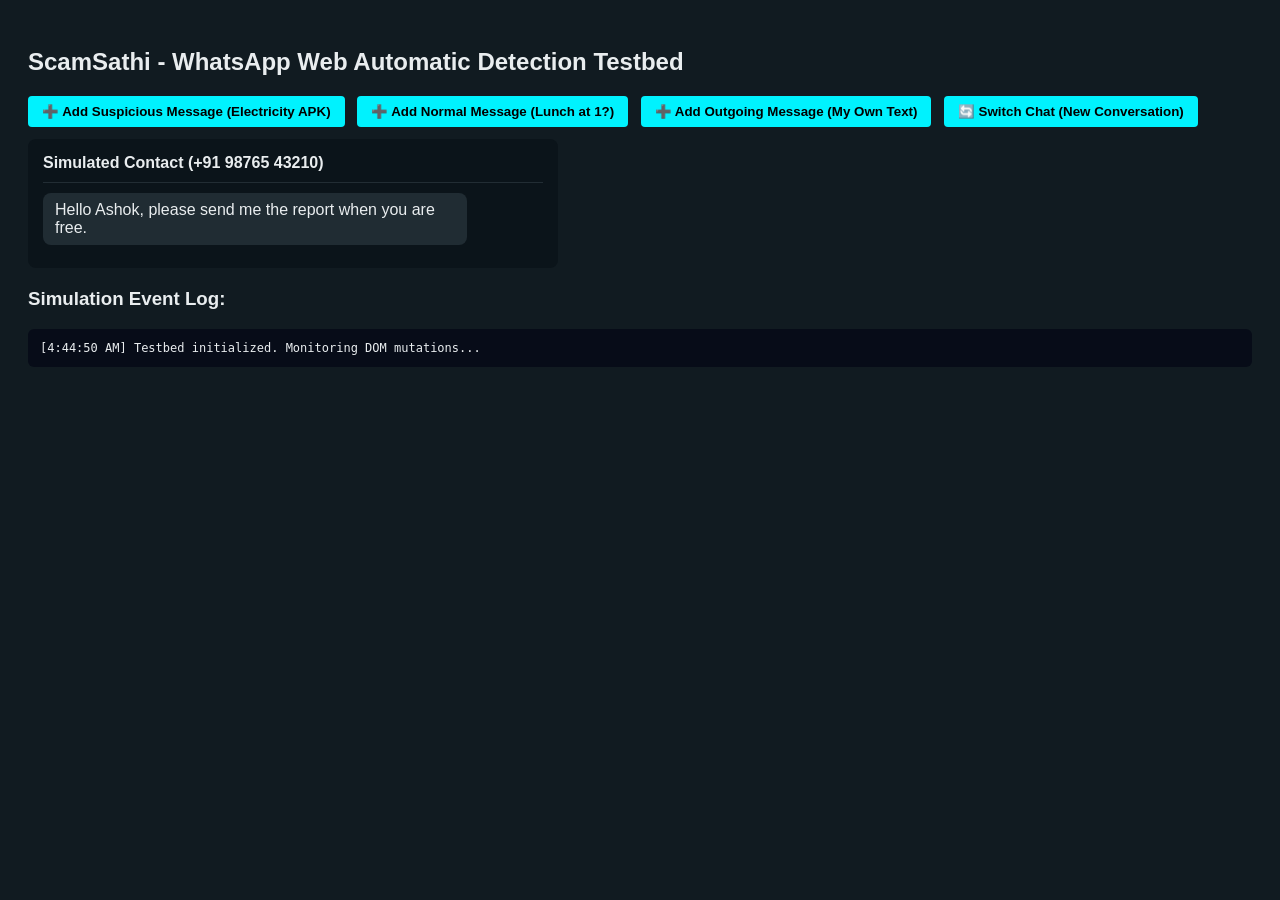
<file: SCAM SATHI AI PROJECT/extension/test_whatsapp_simulation.html>
<!DOCTYPE html>
<html lang="en">
<head>
  <meta charset="UTF-8">
  <title>ScamSathi WhatsApp Web Automated Simulation Test</title>
  <style>
    body { font-family: sans-serif; background: #111b21; color: #e9edef; padding: 20px; }
    .chat-container { width: 500px; background: #0b141a; padding: 15px; border-radius: 8px; margin-bottom: 20px; }
    .message-in, .message-out { padding: 8px 12px; margin: 8px 0; border-radius: 8px; max-width: 80%; }
    .message-in { background: #202c33; align-self: flex-start; }
    .message-out { background: #005c4b; margin-left: auto; }
    button { padding: 8px 14px; background: #00f2fe; border: none; border-radius: 4px; font-weight: bold; cursor: pointer; margin-right: 8px; }
    #log { background: #070c18; padding: 12px; border-radius: 6px; font-family: monospace; font-size: 12px; max-height: 200px; overflow-y: auto; }
  </style>
</head>
<body>
  <h2>ScamSathi - WhatsApp Web Automatic Detection Testbed</h2>
  <div style="margin-bottom: 12px;">
    <button id="addSuspiciousMsg">➕ Add Suspicious Message (Electricity APK)</button>
    <button id="addNormalMsg">➕ Add Normal Message (Lunch at 1?)</button>
    <button id="addOutgoingMsg">➕ Add Outgoing Message (My Own Text)</button>
    <button id="switchChatBtn">🔄 Switch Chat (New Conversation)</button>
  </div>

  <div id="main" class="chat-container">
    <header style="padding-bottom: 10px; border-bottom: 1px solid #222d34; margin-bottom: 10px; display: flex; justify-content: space-between; align-items: center;">
      <span style="font-weight: bold;">Simulated Contact (+91 98765 43210)</span>
      <div id="headerActions"></div>
    </header>
    <div id="messagesPanel">
      <div class="message-in" data-id="false_919876543210@c.us_MSG001">
        <span class="selectable-text">Hello Ashok, please send me the report when you are free.</span>
      </div>
    </div>
  </div>

  <h3>Simulation Event Log:</h3>
  <div id="log"></div>

  <!-- Bypass hostname check in simulation by mocking location.hostname if needed -->
  <script>
    // Mock hostname to match web.whatsapp.com for test harness
    Object.defineProperty(window.location, 'hostname', {
      value: 'web.whatsapp.com',
      configurable: true
    });
  </script>
  <script src="detection/detector.js"></script>
  <script src="platforms/whatsapp.js"></script>

  <script>
    const logEl = document.getElementById("log");
    function log(msg) {
      logEl.innerHTML += `<div>[${new Date().toLocaleTimeString()}] ${msg}</div>`;
      logEl.scrollTop = logEl.scrollHeight;
    }

    let msgCounter = 2;

    document.getElementById("addSuspiciousMsg").addEventListener("click", () => {
      const panel = document.getElementById("messagesPanel");
      const div = document.createElement("div");
      div.className = "message-in";
      div.setAttribute("data-id", `false_919876543210@c.us_MSG00${msgCounter++}`);
      div.innerHTML = `<span class="selectable-text">Dear Customer, electricity will be disconnected tonight at 9:30 PM due to unpaid bill. Update immediately via http://bijli-update.apk or call power officer on 9812345678.</span>`;
      panel.appendChild(div);
      log("Simulated incoming scam message added. Waiting for MutationObserver...");
    });

    document.getElementById("addNormalMsg").addEventListener("click", () => {
      const panel = document.getElementById("messagesPanel");
      const div = document.createElement("div");
      div.className = "message-in";
      div.setAttribute("data-id", `false_919876543210@c.us_MSG00${msgCounter++}`);
      div.innerHTML = `<span class="selectable-text">Hey, are we still meeting for lunch at 1 PM today? Let me know.</span>`;
      panel.appendChild(div);
      log("Simulated normal message added. Should NOT show high risk warning.");
    });

    document.getElementById("addOutgoingMsg").addEventListener("click", () => {
      const panel = document.getElementById("messagesPanel");
      const div = document.createElement("div");
      div.className = "message-out";
      div.setAttribute("data-id", `true_919876543210@c.us_MSG00${msgCounter++}`);
      div.innerHTML = `<span class="selectable-text">I am testing UPI PIN entry http://reward-claim.online</span>`;
      panel.appendChild(div);
      log("Simulated user outgoing message added. Should be SKIPPED completely.");
    });

    document.getElementById("switchChatBtn").addEventListener("click", () => {
      const panel = document.getElementById("messagesPanel");
      panel.innerHTML = `
        <div class="message-in" data-id="false_919999900000@c.us_NEW01">
          <span class="selectable-text">Congratulations! You won Rs 5,000 PhonePe cashback. Enter your UPI PIN to claim: http://reward-claim.online</span>
        </div>
      `;
      log("Chat switched! New conversation loaded with incoming prize scam.");
    });

    log("Testbed initialized. Monitoring DOM mutations...");
  </script>
</body>
</html>
</file>
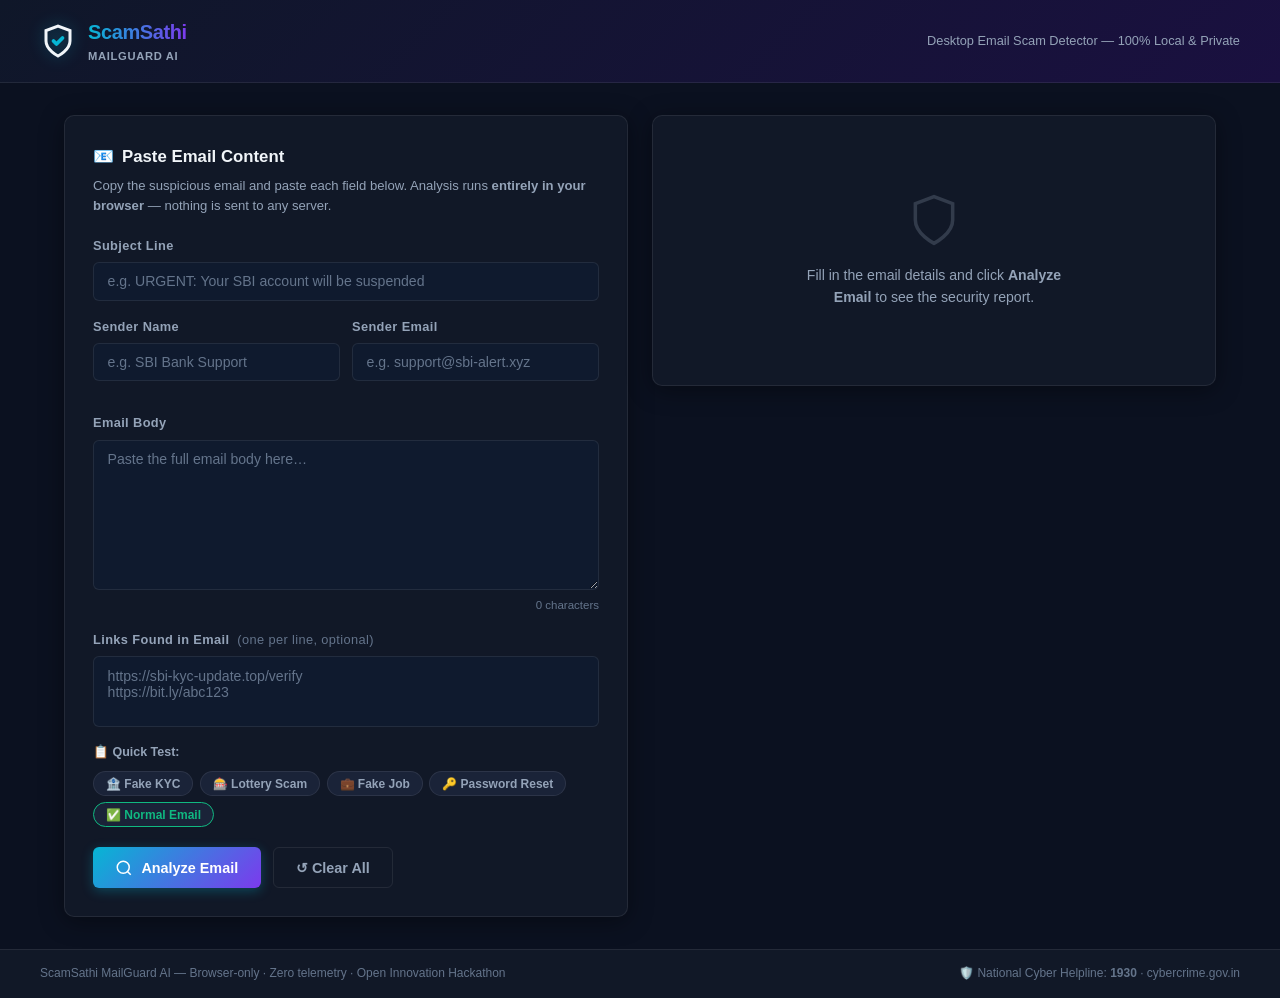
<file: SCAM SATHI AI PROJECT/mailguard/mailguard.html>
<!DOCTYPE html>
<html lang="en">
<head>
  <meta charset="UTF-8" />
  <meta name="viewport" content="width=device-width, initial-scale=1.0" />
  <title>ScamSathi MailGuard — Email Scam Detector</title>
  <link rel="stylesheet" href="mailguard.css" />
</head>
<body>

  <!-- ───────────────────────── HEADER ───────────────────────── -->
  <header class="mg-header">
    <div class="mg-header__inner">
      <div class="mg-logo">
        <svg class="mg-logo__shield" viewBox="0 0 24 24" fill="none" stroke="currentColor" stroke-width="2" aria-hidden="true">
          <path d="M12 22s8-4 8-10V5l-8-3-8 3v7c0 6 8 10 8 10z"/>
          <path d="m9 12 2 2 4-4" stroke="#06b6d4" stroke-width="2.5" stroke-linecap="round" stroke-linejoin="round"/>
        </svg>
        <div>
          <span class="mg-logo__name">ScamSathi</span>
          <span class="mg-logo__sub">MailGuard AI</span>
        </div>
      </div>
      <p class="mg-header__tagline">Desktop Email Scam Detector &mdash; 100% Local &amp; Private</p>
    </div>
  </header>

  <!-- ───────────────────────── MAIN ───────────────────────── -->
  <main class="mg-main">

    <!-- ── LEFT / TOP PANEL: INPUT FORM ── -->
    <section class="mg-card mg-input-panel" aria-label="Email input">
      <h2 class="mg-card__title">
        <span aria-hidden="true">📧</span> Paste Email Content
      </h2>
      <p class="mg-card__desc">
        Copy the suspicious email and paste each field below. Analysis runs <strong>entirely in your browser</strong> — nothing is sent to any server.
      </p>

      <form id="emailForm" novalidate>
        <!-- Subject -->
        <div class="mg-field">
          <label class="mg-label" for="emailSubject">Subject Line</label>
          <input
            type="text"
            id="emailSubject"
            class="mg-input"
            placeholder="e.g. URGENT: Your SBI account will be suspended"
            autocomplete="off"
          />
        </div>

        <!-- Sender -->
        <div class="mg-field mg-field--row">
          <div class="mg-field">
            <label class="mg-label" for="senderName">Sender Name</label>
            <input
              type="text"
              id="senderName"
              class="mg-input"
              placeholder="e.g. SBI Bank Support"
              autocomplete="off"
            />
          </div>
          <div class="mg-field">
            <label class="mg-label" for="senderEmail">Sender Email</label>
            <input
              type="email"
              id="senderEmail"
              class="mg-input"
              placeholder="e.g. support@sbi-alert.xyz"
              autocomplete="off"
            />
          </div>
        </div>

        <!-- Body -->
        <div class="mg-field">
          <label class="mg-label" for="emailBody">Email Body</label>
          <textarea
            id="emailBody"
            class="mg-textarea"
            rows="8"
            placeholder="Paste the full email body here…"
          ></textarea>
          <div class="mg-char-count" id="bodyCharCount">0 characters</div>
        </div>

        <!-- Links -->
        <div class="mg-field">
          <label class="mg-label" for="emailLinks">
            Links Found in Email
            <span class="mg-label__hint">(one per line, optional)</span>
          </label>
          <textarea
            id="emailLinks"
            class="mg-textarea mg-textarea--sm"
            rows="3"
            placeholder="https://sbi-kyc-update.top/verify&#10;https://bit.ly/abc123"
          ></textarea>
        </div>

        <!-- Presets -->
        <div class="mg-presets">
          <span class="mg-presets__label">📋 Quick Test:</span>
          <div class="mg-presets__chips">
            <button type="button" class="mg-chip" data-preset="kyc">🏦 Fake KYC</button>
            <button type="button" class="mg-chip" data-preset="lottery">🎰 Lottery Scam</button>
            <button type="button" class="mg-chip" data-preset="job">💼 Fake Job</button>
            <button type="button" class="mg-chip" data-preset="phishing">🔑 Password Reset</button>
            <button type="button" class="mg-chip mg-chip--safe" data-preset="safe">✅ Normal Email</button>
          </div>
        </div>

        <!-- Actions -->
        <div class="mg-form-actions">
          <button type="submit" class="mg-btn mg-btn--primary" id="analyzeBtn">
            <svg viewBox="0 0 24 24" fill="none" stroke="currentColor" stroke-width="2" width="18" height="18" aria-hidden="true">
              <circle cx="11" cy="11" r="8"/><path d="m21 21-4.35-4.35"/>
            </svg>
            Analyze Email
          </button>
          <button type="button" class="mg-btn mg-btn--ghost" id="clearBtn">
            ↺ Clear All
          </button>
        </div>
      </form>
    </section>

    <!-- ── RIGHT / BOTTOM PANEL: RESULTS ── -->
    <section class="mg-card mg-result-panel" aria-label="Analysis results" aria-live="polite">

      <!-- Empty state -->
      <div class="mg-empty-state" id="emptyState">
        <svg viewBox="0 0 24 24" fill="none" stroke="currentColor" stroke-width="1.5" aria-hidden="true">
          <path d="M12 22s8-4 8-10V5l-8-3-8 3v7c0 6 8 10 8 10z"/>
        </svg>
        <p>Fill in the email details and click <strong>Analyze Email</strong> to see the security report.</p>
      </div>

      <!-- Loading state -->
      <div class="mg-loading hidden" id="loadingState">
        <div class="mg-spinner" aria-label="Analyzing…"></div>
        <p>Analyzing email…</p>
      </div>

      <!-- Results (injected by JS) -->
      <div class="mg-results hidden" id="resultsState"></div>

    </section>
  </main>

  <!-- ───────────────────────── FOOTER ───────────────────────── -->
  <footer class="mg-footer">
    <div class="mg-footer__inner">
      <span>ScamSathi MailGuard AI &mdash; Browser-only &middot; Zero telemetry &middot; Open Innovation Hackathon</span>
      <span>🛡️ National Cyber Helpline: <strong>1930</strong> &middot; cybercrime.gov.in</span>
    </div>
  </footer>

  <!-- Detection engine + page logic -->
  <script src="../extension/detection/email-analyzer.js"></script>
  <script src="../extension/detection/url-analyzer.js"></script>
  <script src="mailguard.js"></script>

</body>
</html>
</file>
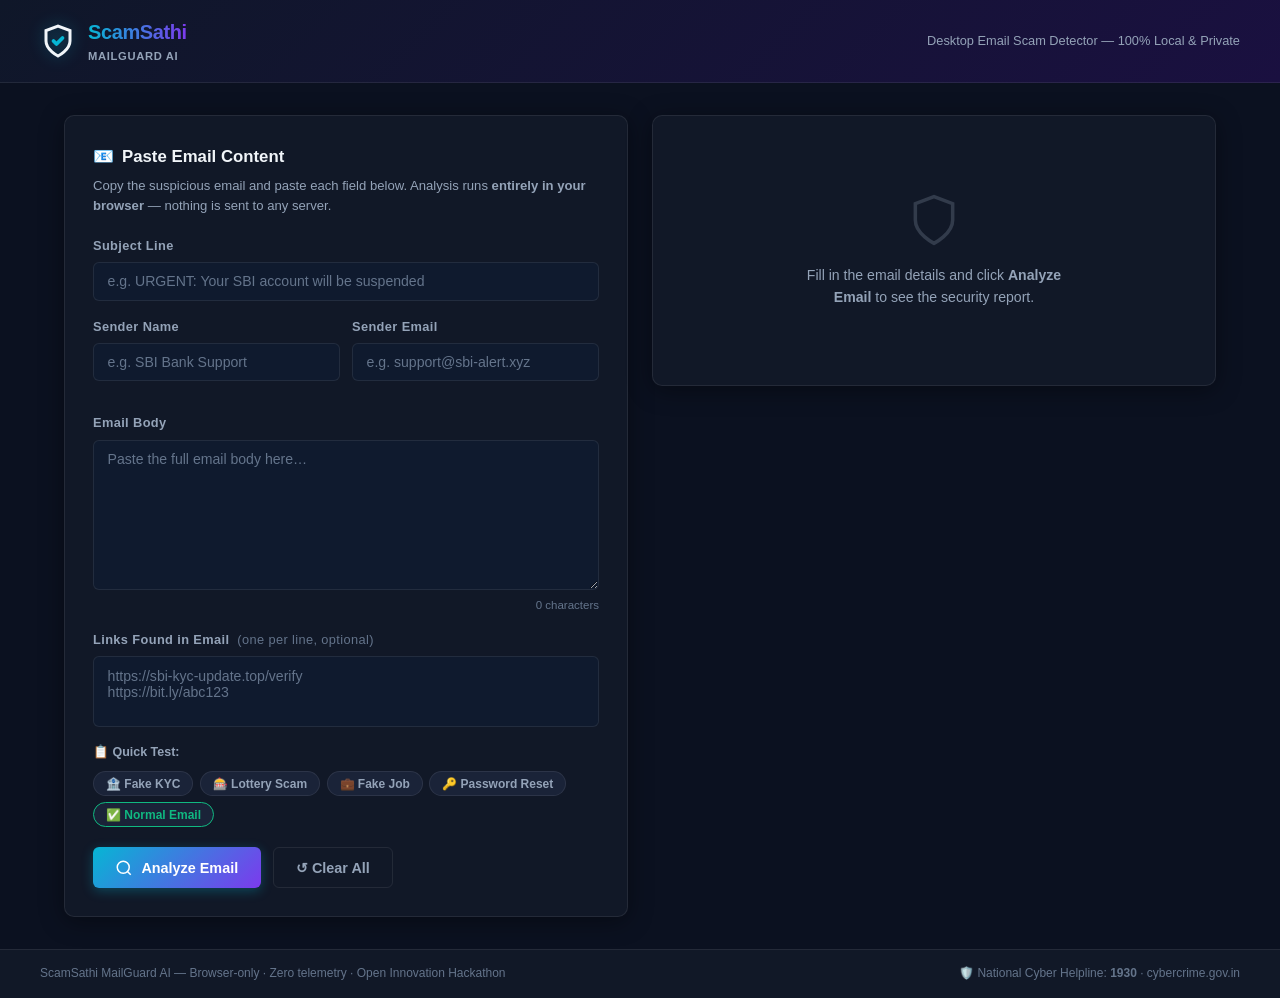
<file: SCAM SATHI AI PROJECT/extension/mailguard/mailguard.html>
<!DOCTYPE html>
<html lang="en">
<head>
  <meta charset="UTF-8" />
  <meta name="viewport" content="width=device-width, initial-scale=1.0" />
  <title>ScamSathi MailGuard — Email Scam Detector</title>
  <link rel="stylesheet" href="mailguard.css" />
</head>
<body>

  <!-- ───────────────────────── HEADER ───────────────────────── -->
  <header class="mg-header">
    <div class="mg-header__inner">
      <div class="mg-logo">
        <svg class="mg-logo__shield" viewBox="0 0 24 24" fill="none" stroke="currentColor" stroke-width="2" aria-hidden="true">
          <path d="M12 22s8-4 8-10V5l-8-3-8 3v7c0 6 8 10 8 10z"/>
          <path d="m9 12 2 2 4-4" stroke="#06b6d4" stroke-width="2.5" stroke-linecap="round" stroke-linejoin="round"/>
        </svg>
        <div>
          <span class="mg-logo__name">ScamSathi</span>
          <span class="mg-logo__sub">MailGuard AI</span>
        </div>
      </div>
      <p class="mg-header__tagline">Desktop Email Scam Detector &mdash; 100% Local &amp; Private</p>
    </div>
  </header>

  <!-- ───────────────────────── MAIN ───────────────────────── -->
  <main class="mg-main">

    <!-- ── LEFT / TOP PANEL: INPUT FORM ── -->
    <section class="mg-card mg-input-panel" aria-label="Email input">
      <h2 class="mg-card__title">
        <span aria-hidden="true">📧</span> Paste Email Content
      </h2>
      <p class="mg-card__desc">
        Copy the suspicious email and paste each field below. Analysis runs <strong>entirely in your browser</strong> — nothing is sent to any server.
      </p>

      <form id="emailForm" novalidate>
        <!-- Subject -->
        <div class="mg-field">
          <label class="mg-label" for="emailSubject">Subject Line</label>
          <input
            type="text"
            id="emailSubject"
            class="mg-input"
            placeholder="e.g. URGENT: Your SBI account will be suspended"
            autocomplete="off"
          />
        </div>

        <!-- Sender -->
        <div class="mg-field mg-field--row">
          <div class="mg-field">
            <label class="mg-label" for="senderName">Sender Name</label>
            <input
              type="text"
              id="senderName"
              class="mg-input"
              placeholder="e.g. SBI Bank Support"
              autocomplete="off"
            />
          </div>
          <div class="mg-field">
            <label class="mg-label" for="senderEmail">Sender Email</label>
            <input
              type="email"
              id="senderEmail"
              class="mg-input"
              placeholder="e.g. support@sbi-alert.xyz"
              autocomplete="off"
            />
          </div>
        </div>

        <!-- Body -->
        <div class="mg-field">
          <label class="mg-label" for="emailBody">Email Body</label>
          <textarea
            id="emailBody"
            class="mg-textarea"
            rows="8"
            placeholder="Paste the full email body here…"
          ></textarea>
          <div class="mg-char-count" id="bodyCharCount">0 characters</div>
        </div>

        <!-- Links -->
        <div class="mg-field">
          <label class="mg-label" for="emailLinks">
            Links Found in Email
            <span class="mg-label__hint">(one per line, optional)</span>
          </label>
          <textarea
            id="emailLinks"
            class="mg-textarea mg-textarea--sm"
            rows="3"
            placeholder="https://sbi-kyc-update.top/verify&#10;https://bit.ly/abc123"
          ></textarea>
        </div>

        <!-- Presets -->
        <div class="mg-presets">
          <span class="mg-presets__label">📋 Quick Test:</span>
          <div class="mg-presets__chips">
            <button type="button" class="mg-chip" data-preset="kyc">🏦 Fake KYC</button>
            <button type="button" class="mg-chip" data-preset="lottery">🎰 Lottery Scam</button>
            <button type="button" class="mg-chip" data-preset="job">💼 Fake Job</button>
            <button type="button" class="mg-chip" data-preset="phishing">🔑 Password Reset</button>
            <button type="button" class="mg-chip mg-chip--safe" data-preset="safe">✅ Normal Email</button>
          </div>
        </div>

        <!-- Actions -->
        <div class="mg-form-actions">
          <button type="submit" class="mg-btn mg-btn--primary" id="analyzeBtn">
            <svg viewBox="0 0 24 24" fill="none" stroke="currentColor" stroke-width="2" width="18" height="18" aria-hidden="true">
              <circle cx="11" cy="11" r="8"/><path d="m21 21-4.35-4.35"/>
            </svg>
            Analyze Email
          </button>
          <button type="button" class="mg-btn mg-btn--ghost" id="clearBtn">
            ↺ Clear All
          </button>
        </div>
      </form>
    </section>

    <!-- ── RIGHT / BOTTOM PANEL: RESULTS ── -->
    <section class="mg-card mg-result-panel" aria-label="Analysis results" aria-live="polite">

      <!-- Empty state -->
      <div class="mg-empty-state" id="emptyState">
        <svg viewBox="0 0 24 24" fill="none" stroke="currentColor" stroke-width="1.5" aria-hidden="true">
          <path d="M12 22s8-4 8-10V5l-8-3-8 3v7c0 6 8 10 8 10z"/>
        </svg>
        <p>Fill in the email details and click <strong>Analyze Email</strong> to see the security report.</p>
      </div>

      <!-- Loading state -->
      <div class="mg-loading hidden" id="loadingState">
        <div class="mg-spinner" aria-label="Analyzing…"></div>
        <p>Analyzing email…</p>
      </div>

      <!-- Results (injected by JS) -->
      <div class="mg-results hidden" id="resultsState"></div>

    </section>
  </main>

  <!-- ───────────────────────── FOOTER ───────────────────────── -->
  <footer class="mg-footer">
    <div class="mg-footer__inner">
      <span>ScamSathi MailGuard AI &mdash; Browser-only &middot; Zero telemetry &middot; Open Innovation Hackathon</span>
      <span>🛡️ National Cyber Helpline: <strong>1930</strong> &middot; cybercrime.gov.in</span>
    </div>
  </footer>

  <!-- Detection engine + page logic -->
  <script src="../detection/email-analyzer.js"></script>
  <script src="../detection/url-analyzer.js"></script>
  <script src="mailguard.js"></script>

</body>
</html>
</file>
<file: SCAM SATHI AI PROJECT/style.css>
/* ==========================================================================
   ScamSathi Bharat AI - Professional Cybersecurity Design System
   Theme: Dark Navy, Deep Slate, Electric Blue & Cyber Cyan Accents
   ========================================================================== */

:root {
    /* Color Palette */
    --bg-base: #070b14;
    --bg-surface: #0c1322;
    --bg-card: #111b2f;
    --bg-card-hover: #15223c;
    --bg-elevated: #182846;
    --bg-glass: rgba(16, 26, 47, 0.75);

    --border-subtle: rgba(255, 255, 255, 0.07);
    --border-glow: rgba(56, 189, 248, 0.25);
    --border-card: #1d2c47;

    /* Accents */
    --accent-cyan: #00f2fe;
    --accent-cyan-hover: #38bdf8;
    --accent-blue: #2563eb;
    --accent-blue-light: #60a5fa;

    /* Threat Status Levels */
    --status-safe: #10b981;
    --status-safe-bg: rgba(16, 185, 129, 0.12);
    --status-review: #f59e0b;
    --status-review-bg: rgba(245, 158, 11, 0.12);
    --status-danger: #ef4444;
    --status-danger-bg: rgba(239, 68, 68, 0.15);

    /* Typography */
    --font-sans: 'Plus Jakarta Sans', -apple-system, BlinkMacSystemFont, 'Segoe UI', Roboto, sans-serif;
    --font-mono: 'JetBrains Mono', Consolas, Monaco, monospace;

    --text-primary: #f8fafc;
    --text-secondary: #cbd5e1;
    --text-muted: #94a3b8;
    --text-dim: #64748b;

    /* Shadows & Transitions */
    --shadow-card: 0 4px 20px -2px rgba(0, 0, 0, 0.4);
    --shadow-glow: 0 0 25px rgba(0, 242, 254, 0.15);
    --shadow-danger: 0 0 20px rgba(239, 68, 68, 0.2);
    --transition: all 0.2s cubic-bezier(0.16, 1, 0.3, 1);

    --sidebar-width: 270px;
}

/* Reset & Box Sizing */
*, *::before, *::after {
    margin: 0;
    padding: 0;
    box-sizing: border-box;
}

body {
    background-color: var(--bg-base);
    color: var(--text-primary);
    font-family: var(--font-sans);
    line-height: 1.5;
    -webkit-font-smoothing: antialiased;
    overflow-x: hidden;
    min-height: 100vh;
}

/* ===========================================================================
   Global Utility — CRITICAL FIX
   .hidden must suppress display for ALL elements (loader, results, modals),
   not just .page-view. The page-view-specific rule below remains for !important
   specificity on section switching.
   =========================================================================== */
.hidden {
    display: none !important;
}

/* App Layout */
.app-container {
    display: flex;
    min-height: 100vh;
    position: relative;
}

/* ==========================================================================
   Sidebar Styling
   ========================================================================== */
.sidebar {
    width: var(--sidebar-width);
    background: var(--bg-surface);
    border-right: 1px solid var(--border-card);
    display: flex;
    flex-direction: column;
    padding: 24px 18px;
    position: sticky;
    top: 0;
    height: 100vh;
    z-index: 100;
    transition: var(--transition);
}

.sidebar-header {
    display: flex;
    align-items: center;
    justify-content: space-between;
    margin-bottom: 12px;
}

.brand {
    display: flex;
    align-items: center;
    gap: 12px;
}

.brand-logo-glow {
    width: 40px;
    height: 40px;
    border-radius: 10px;
    background: linear-gradient(135deg, rgba(37, 99, 235, 0.3), rgba(0, 242, 254, 0.2));
    border: 1px solid var(--accent-cyan);
    display: flex;
    align-items: center;
    justify-content: center;
    box-shadow: 0 0 16px rgba(0, 242, 254, 0.2);
}

.brand-icon {
    width: 24px;
    height: 24px;
    color: #ffffff;
}

.brand-text {
    display: flex;
    flex-direction: column;
}

.brand-name {
    font-size: 19px;
    font-weight: 800;
    letter-spacing: -0.3px;
    color: #ffffff;
}

.brand-badge {
    font-size: 10px;
    font-weight: 700;
    letter-spacing: 1.5px;
    background: linear-gradient(90deg, #00f2fe, #38bdf8);
    -webkit-background-clip: text;
    -webkit-text-fill-color: transparent;
}

.mobile-close-btn {
    display: none;
    background: none;
    border: none;
    color: var(--text-muted);
    cursor: pointer;
}

.project-pill {
    display: flex;
    align-items: center;
    gap: 8px;
    padding: 6px 12px;
    background: rgba(37, 99, 235, 0.12);
    border: 1px solid rgba(59, 130, 246, 0.3);
    border-radius: 20px;
    font-size: 11px;
    font-weight: 600;
    color: var(--accent-blue-light);
    margin-bottom: 24px;
}

.pill-dot {
    width: 6px;
    height: 6px;
    background: #00f2fe;
    border-radius: 50%;
    box-shadow: 0 0 8px #00f2fe;
}

.sidebar-nav {
    display: flex;
    flex-direction: column;
    gap: 6px;
    flex: 1;
}

.nav-item {
    display: flex;
    align-items: center;
    gap: 12px;
    width: 100%;
    padding: 12px 14px;
    background: transparent;
    border: 1px solid transparent;
    border-radius: 10px;
    color: var(--text-secondary);
    font-size: 14px;
    font-weight: 600;
    font-family: var(--font-sans);
    cursor: pointer;
    text-align: left;
    transition: var(--transition);
}

.nav-svg {
    width: 19px;
    height: 19px;
    stroke: currentColor;
    flex-shrink: 0;
    transition: var(--transition);
}

.nav-item:hover {
    background: rgba(255, 255, 255, 0.04);
    color: #ffffff;
    border-color: rgba(255, 255, 255, 0.08);
}

.nav-item.active {
    background: linear-gradient(90deg, rgba(37, 99, 235, 0.22), rgba(0, 242, 254, 0.12));
    border-color: rgba(56, 189, 248, 0.4);
    color: #00f2fe;
    box-shadow: inset 0 0 12px rgba(0, 242, 254, 0.08);
}

.nav-item.active .nav-svg {
    stroke: #00f2fe;
}

.nav-counter {
    margin-left: auto;
    font-size: 11px;
    font-family: var(--font-mono);
    padding: 2px 8px;
    border-radius: 10px;
    background: rgba(255, 255, 255, 0.08);
    color: var(--text-muted);
}

.nav-chip {
    margin-left: auto;
    font-size: 10px;
    font-weight: 700;
    text-transform: uppercase;
    padding: 2px 6px;
    border-radius: 4px;
    background: rgba(0, 242, 254, 0.15);
    color: #00f2fe;
}

/* Sidebar Footer */
.sidebar-footer {
    display: flex;
    flex-direction: column;
    gap: 12px;
    margin-top: auto;
    padding-top: 16px;
    border-top: 1px solid var(--border-subtle);
}

.engine-status-box {
    background: rgba(7, 11, 20, 0.6);
    border: 1px solid var(--border-subtle);
    border-radius: 8px;
    padding: 10px;
}

.status-indicator-row {
    display: flex;
    align-items: center;
    gap: 8px;
}

.pulse-dot {
    width: 8px;
    height: 8px;
    background: #10b981;
    border-radius: 50%;
    box-shadow: 0 0 10px #10b981;
    animation: pulse 2s infinite;
}

@keyframes pulse {
    0% { transform: scale(0.95); box-shadow: 0 0 0 0 rgba(16, 185, 129, 0.7); }
    70% { transform: scale(1.1); box-shadow: 0 0 0 6px rgba(16, 185, 129, 0); }
    100% { transform: scale(0.95); box-shadow: 0 0 0 0 rgba(16, 185, 129, 0); }
}

.status-text {
    font-size: 12px;
    font-weight: 600;
    color: var(--text-secondary);
}

.status-sub {
    font-size: 11px;
    color: var(--text-muted);
    margin-top: 2px;
}

.emergency-help-card {
    background: linear-gradient(135deg, rgba(239, 68, 68, 0.08), rgba(15, 23, 42, 0.8));
    border: 1px solid rgba(239, 68, 68, 0.3);
    border-radius: 10px;
    padding: 12px;
}

.help-card-header {
    display: flex;
    align-items: center;
    gap: 8px;
    font-size: 11px;
    font-weight: 600;
    color: #f87171;
    text-transform: uppercase;
    letter-spacing: 0.5px;
}

.help-phone {
    font-size: 14px;
    margin-top: 4px;
    color: #ffffff;
}

.help-phone strong {
    font-size: 17px;
    color: #fca5a5;
    font-family: var(--font-mono);
}

.help-link {
    font-size: 11px;
    color: var(--text-muted);
    margin-top: 2px;
}

/* ==========================================================================
   Main Wrapper & Top Navigation
   ========================================================================== */
.main-wrapper {
    flex: 1;
    display: flex;
    flex-direction: column;
    min-width: 0;
    background: var(--bg-base);
}

.top-nav {
    display: flex;
    align-items: center;
    justify-content: space-between;
    gap: 16px;
    padding: 16px 36px;
    background: rgba(12, 19, 34, 0.85);
    backdrop-filter: blur(12px);
    border-bottom: 1px solid var(--border-card);
    position: sticky;
    top: 0;
    z-index: 90;
}

.top-left {
    display: flex;
    align-items: center;
    gap: 16px;
}

.hamburger-btn {
    display: none;
    background: transparent;
    border: 1px solid var(--border-card);
    border-radius: 8px;
    color: var(--text-primary);
    padding: 8px;
    cursor: pointer;
}

.page-title-box {
    display: flex;
    flex-direction: column;
}

.page-title-box h1 {
    font-size: 20px;
    font-weight: 700;
    letter-spacing: -0.3px;
    color: #ffffff;
}

.page-subtitle {
    font-size: 12px;
    color: var(--text-muted);
}

/* Advisory Ticker */
.advisory-ticker {
    display: flex;
    align-items: center;
    gap: 10px;
    background: rgba(245, 158, 11, 0.1);
    border: 1px solid rgba(245, 158, 11, 0.3);
    border-radius: 20px;
    padding: 6px 14px;
    max-width: 480px;
}

.ticker-badge {
    background: #f59e0b;
    color: #070b14;
    font-size: 9px;
    font-weight: 800;
    padding: 2px 6px;
    border-radius: 10px;
    letter-spacing: 0.5px;
    white-space: nowrap;
}

.ticker-text {
    font-size: 12px;
    color: #fde68a;
    white-space: nowrap;
    overflow: hidden;
    text-overflow: ellipsis;
}

.top-right {
    display: flex;
    align-items: center;
    gap: 14px;
}

.dropdown-wrapper {
    position: relative;
}

.icon-btn {
    position: relative;
    width: 40px;
    height: 40px;
    border-radius: 10px;
    background: var(--bg-card);
    border: 1px solid var(--border-card);
    color: var(--text-secondary);
    display: flex;
    align-items: center;
    justify-content: center;
    cursor: pointer;
    transition: var(--transition);
}

.icon-btn:hover {
    background: var(--bg-card-hover);
    color: #ffffff;
    border-color: rgba(56, 189, 248, 0.4);
}

.notif-badge {
    position: absolute;
    top: -4px;
    right: -4px;
    background: #ef4444;
    color: #ffffff;
    font-size: 10px;
    font-weight: 700;
    width: 18px;
    height: 18px;
    border-radius: 50%;
    display: flex;
    align-items: center;
    justify-content: center;
    border: 2px solid var(--bg-surface);
}

/* Notification Dropdown */
.dropdown-menu {
    position: absolute;
    top: calc(100% + 10px);
    right: 0;
    width: 340px;
    background: var(--bg-surface);
    border: 1px solid var(--border-card);
    border-radius: 14px;
    padding: 16px;
    box-shadow: 0 10px 30px rgba(0, 0, 0, 0.6);
    display: none;
    z-index: 1000;
    animation: fadeIn 0.2s ease;
}

.dropdown-menu.show {
    display: block;
}

.dropdown-header {
    display: flex;
    justify-content: space-between;
    align-items: center;
    padding-bottom: 12px;
    border-bottom: 1px solid var(--border-subtle);
    margin-bottom: 12px;
}

.dropdown-title {
    font-size: 13px;
    font-weight: 700;
    color: #ffffff;
}

.advisory-count {
    font-size: 11px;
    background: rgba(56, 189, 248, 0.15);
    color: #38bdf8;
    padding: 2px 8px;
    border-radius: 10px;
    font-weight: 600;
}

.advisory-item {
    display: flex;
    gap: 10px;
    padding: 10px;
    border-radius: 8px;
    margin-bottom: 6px;
    background: rgba(255, 255, 255, 0.02);
}

.advisory-dot {
    width: 8px;
    height: 8px;
    border-radius: 50%;
    margin-top: 5px;
    flex-shrink: 0;
}

.advisory-dot.red { background: #ef4444; }
.advisory-dot.orange { background: #f97316; }
.advisory-dot.yellow { background: #eab308; }

.advisory-title {
    font-size: 13px;
    font-weight: 600;
    color: var(--text-primary);
}

.advisory-desc {
    font-size: 12px;
    color: var(--text-muted);
    line-height: 1.4;
    margin-top: 2px;
}

.advisory-time {
    font-size: 10px;
    color: var(--text-dim);
    margin-top: 4px;
    display: block;
}

.portal-link-btn {
    display: flex;
    align-items: center;
    gap: 8px;
    background: rgba(37, 99, 235, 0.15);
    border: 1px solid rgba(59, 130, 246, 0.3);
    color: #93c5fd;
    text-decoration: none;
    font-size: 13px;
    font-weight: 600;
    padding: 8px 14px;
    border-radius: 8px;
    transition: var(--transition);
}

.portal-link-btn:hover {
    background: rgba(37, 99, 235, 0.25);
    border-color: #60a5fa;
    color: #ffffff;
}

.user-profile-badge {
    display: flex;
    align-items: center;
    gap: 10px;
    padding: 6px 12px;
    background: var(--bg-card);
    border: 1px solid var(--border-card);
    border-radius: 20px;
}

.avatar-circle {
    width: 28px;
    height: 28px;
    border-radius: 50%;
    background: rgba(255, 255, 255, 0.05);
    display: flex;
    align-items: center;
    justify-content: center;
    font-size: 14px;
}

.user-details {
    display: flex;
    flex-direction: column;
}

.user-role {
    font-size: 12px;
    font-weight: 700;
    color: #ffffff;
}

.user-mode {
    font-size: 10px;
    color: #34d399;
}

/* ==========================================================================
   Main Content Views
   ========================================================================== */
.main-content {
    flex: 1;
    padding: 32px 36px;
    max-width: 1400px;
    width: 100%;
    margin: 0 auto;
}

.page-view {
    animation: fadeIn 0.25s ease-out;
}

.page-view.hidden {
    display: none !important;
}

@keyframes fadeIn {
    from { opacity: 0; transform: translateY(6px); }
    to { opacity: 1; transform: translateY(0); }
}

/* Reusable Cards */
.card {
    background: var(--bg-card);
    border: 1px solid var(--border-card);
    border-radius: 14px;
    padding: 24px;
    box-shadow: var(--shadow-card);
    margin-bottom: 24px;
}

.card-header {
    display: flex;
    align-items: center;
    justify-content: space-between;
    margin-bottom: 20px;
    gap: 12px;
}

.card-title {
    font-size: 18px;
    font-weight: 700;
    color: #ffffff;
    letter-spacing: -0.2px;
}

.card-subtitle {
    font-size: 13px;
    color: var(--text-muted);
    margin-top: 3px;
}

/* Common Buttons */
.btn {
    display: inline-flex;
    align-items: center;
    justify-content: center;
    gap: 8px;
    padding: 10px 18px;
    border-radius: 8px;
    font-size: 14px;
    font-weight: 600;
    font-family: var(--font-sans);
    cursor: pointer;
    border: none;
    transition: var(--transition);
    text-decoration: none;
}

.btn-primary {
    background: linear-gradient(135deg, #0284c7, #00f2fe);
    color: #051020;
    font-weight: 700;
    box-shadow: 0 4px 14px rgba(0, 242, 254, 0.25);
}

.btn-primary:hover {
    box-shadow: 0 6px 20px rgba(0, 242, 254, 0.4);
    transform: translateY(-1px);
    filter: brightness(1.05);
}

.btn-secondary {
    background: #1e293b;
    border: 1px solid #334155;
    color: #f1f5f9;
}

.btn-secondary:hover {
    background: #273549;
    border-color: #475569;
    color: #ffffff;
}

.btn-outline {
    background: transparent;
    border: 1px solid rgba(56, 189, 248, 0.4);
    color: #38bdf8;
}

.btn-outline:hover {
    background: rgba(56, 189, 248, 0.1);
    color: #ffffff;
}

.btn-danger {
    background: #dc2626;
    color: #ffffff;
}

.btn-danger:hover {
    background: #ef4444;
}

.btn-danger-outline {
    background: transparent;
    border: 1px solid rgba(239, 68, 68, 0.35);
    color: #f87171;
}

.btn-danger-outline:hover {
    background: rgba(239, 68, 68, 0.1);
    color: #ffffff;
}

.btn-ghost {
    background: transparent;
    color: var(--text-secondary);
    border: 1px solid transparent;
}

.btn-ghost:hover {
    background: rgba(255, 255, 255, 0.05);
    color: #ffffff;
}

.btn-sm {
    padding: 6px 12px;
    font-size: 12px;
}

.btn-lg {
    padding: 14px 26px;
    font-size: 15px;
}

/* Badges */
.badge {
    display: inline-flex;
    align-items: center;
    gap: 6px;
    padding: 4px 10px;
    border-radius: 20px;
    font-size: 11px;
    font-weight: 700;
    text-transform: uppercase;
    letter-spacing: 0.5px;
}

.badge-primary { background: rgba(0, 242, 254, 0.15); color: #00f2fe; }
.badge-warning { background: rgba(245, 158, 11, 0.18); color: #fbbf24; border: 1px solid rgba(245, 158, 11, 0.3); }
.badge-danger { background: rgba(239, 68, 68, 0.18); color: #f87171; border: 1px solid rgba(239, 68, 68, 0.3); }
.badge-success { background: rgba(16, 185, 129, 0.18); color: #34d399; border: 1px solid rgba(16, 185, 129, 0.3); }
.badge-neutral { background: rgba(255, 255, 255, 0.08); color: var(--text-muted); }

/* Text Utilities */
.cyan-gradient {
    background: linear-gradient(90deg, #00f2fe 0%, #38bdf8 100%);
    -webkit-background-clip: text;
    -webkit-text-fill-color: transparent;
}

.red-text { color: #f87171 !important; }
.yellow-text { color: #fbbf24 !important; }
.green-text { color: #34d399 !important; }
.text-muted { color: var(--text-muted); }

/* ==========================================================================
   Dashboard View Details
   ========================================================================== */
.hero-banner {
    display: flex;
    align-items: center;
    justify-content: space-between;
    gap: 32px;
    background: linear-gradient(135deg, #0d1b33 0%, #0c2642 60%, #0b1a2d 100%);
    border: 1px solid rgba(56, 189, 248, 0.2);
    border-radius: 18px;
    padding: 36px 40px;
    margin-bottom: 28px;
    position: relative;
    overflow: hidden;
}

.hero-banner::after {
    content: '';
    position: absolute;
    top: -50%;
    right: -20%;
    width: 400px;
    height: 400px;
    background: radial-gradient(circle, rgba(0, 242, 254, 0.08) 0%, transparent 70%);
    pointer-events: none;
}

.hero-content {
    max-width: 680px;
    z-index: 1;
}

.hero-tag {
    display: inline-flex;
    align-items: center;
    gap: 8px;
    padding: 5px 12px;
    background: rgba(0, 242, 254, 0.1);
    border: 1px solid rgba(0, 242, 254, 0.3);
    border-radius: 20px;
    color: #38bdf8;
    font-size: 12px;
    font-weight: 600;
    margin-bottom: 16px;
}

.hero-title {
    font-size: 32px;
    font-weight: 800;
    line-height: 1.25;
    letter-spacing: -0.5px;
    color: #ffffff;
    margin-bottom: 14px;
}

.hero-desc {
    font-size: 15px;
    color: #cbd5e1;
    line-height: 1.6;
    margin-bottom: 24px;
}

.hero-actions {
    display: flex;
    flex-wrap: wrap;
    gap: 12px;
}

/* Radar Animation in Hero */
.hero-visual {
    display: flex;
    flex-direction: column;
    align-items: center;
    gap: 14px;
    z-index: 1;
}

.shield-radar {
    position: relative;
    width: 170px;
    height: 170px;
    border-radius: 50%;
    border: 1px dashed rgba(56, 189, 248, 0.4);
    display: flex;
    align-items: center;
    justify-content: center;
    background: radial-gradient(circle, rgba(16, 28, 50, 0.9) 0%, rgba(7, 11, 20, 0.95) 100%);
    box-shadow: 0 0 30px rgba(0, 242, 254, 0.12);
}

.radar-circle {
    position: absolute;
    border-radius: 50%;
    border: 1px solid rgba(56, 189, 248, 0.2);
}

.radar-1 { width: 55px; height: 55px; }
.radar-2 { width: 105px; height: 105px; }
.radar-3 { width: 150px; height: 150px; }

.radar-sweep {
    position: absolute;
    width: 100%;
    height: 100%;
    border-radius: 50%;
    background: conic-gradient(from 0deg, transparent 0deg, rgba(0, 242, 254, 0.25) 60deg, transparent 65deg);
    animation: rotateSweep 4s linear infinite;
}

@keyframes rotateSweep {
    from { transform: rotate(0deg); }
    to { transform: rotate(360deg); }
}

.radar-center-shield {
    position: relative;
    z-index: 2;
    filter: drop-shadow(0 0 10px rgba(0, 242, 254, 0.4));
}

.telemetry-pill {
    display: flex;
    align-items: center;
    gap: 8px;
    font-size: 11px;
    font-weight: 600;
    color: #38bdf8;
    background: rgba(7, 11, 20, 0.7);
    padding: 4px 12px;
    border-radius: 20px;
    border: 1px solid rgba(56, 189, 248, 0.3);
}

.telemetry-dot {
    width: 6px;
    height: 6px;
    border-radius: 50%;
    background: #00f2fe;
    box-shadow: 0 0 6px #00f2fe;
}

/* Metrics Grid */
.metrics-grid {
    display: grid;
    grid-template-columns: repeat(4, 1fr);
    gap: 20px;
    margin-bottom: 28px;
}

.metric-card {
    background: var(--bg-card);
    border: 1px solid var(--border-card);
    border-radius: 14px;
    padding: 20px;
    transition: var(--transition);
}

.metric-card:hover {
    transform: translateY(-2px);
    border-color: rgba(56, 189, 248, 0.3);
}

.metric-top {
    display: flex;
    align-items: center;
    justify-content: space-between;
    margin-bottom: 12px;
}

.metric-label {
    font-size: 13px;
    font-weight: 600;
    color: var(--text-muted);
}

.metric-icon {
    width: 38px;
    height: 38px;
    border-radius: 10px;
    display: flex;
    align-items: center;
    justify-content: center;
}

.metric-icon.blue { background: rgba(37, 99, 245, 0.15); color: #60a5fa; }
.metric-icon.red { background: rgba(239, 68, 68, 0.15); color: #f87171; }
.metric-icon.yellow { background: rgba(245, 158, 11, 0.15); color: #fbbf24; }
.metric-icon.green { background: rgba(16, 185, 129, 0.15); color: #34d399; }

.metric-value {
    font-size: 32px;
    font-weight: 800;
    font-family: var(--font-mono);
    color: #ffffff;
    line-height: 1.1;
    margin-bottom: 6px;
}

.metric-sub {
    font-size: 11px;
    color: var(--text-dim);
}

/* Dashboard Split */
.dashboard-split {
    display: grid;
    grid-template-columns: 1.2fr 0.8fr;
    gap: 24px;
    margin-bottom: 24px;
}

.recent-activity-card {
    margin-bottom: 0;
}

.recent-list {
    display: flex;
    flex-direction: column;
    gap: 10px;
}

.recent-item {
    display: flex;
    align-items: center;
    justify-content: space-between;
    gap: 14px;
    padding: 12px 14px;
    background: rgba(255, 255, 255, 0.02);
    border: 1px solid var(--border-subtle);
    border-radius: 10px;
    transition: var(--transition);
}

.recent-item:hover {
    background: rgba(255, 255, 255, 0.04);
    border-color: rgba(56, 189, 248, 0.2);
}

.recent-item-left {
    display: flex;
    align-items: center;
    gap: 12px;
    min-width: 0;
}

.scan-type-icon {
    width: 32px;
    height: 32px;
    border-radius: 8px;
    background: var(--bg-surface);
    border: 1px solid var(--border-subtle);
    display: flex;
    align-items: center;
    justify-content: center;
    font-size: 14px;
    flex-shrink: 0;
}

.recent-details {
    min-width: 0;
}

.recent-title {
    font-size: 13px;
    font-weight: 600;
    color: #ffffff;
    white-space: nowrap;
    overflow: hidden;
    text-overflow: ellipsis;
}

.recent-meta {
    font-size: 11px;
    color: var(--text-muted);
    margin-top: 2px;
}

.recent-item-right {
    display: flex;
    align-items: center;
    gap: 10px;
    flex-shrink: 0;
}

.score-badge {
    padding: 3px 8px;
    border-radius: 6px;
    font-size: 12px;
    font-weight: 700;
    font-family: var(--font-mono);
}

.score-badge.high { background: var(--status-danger-bg); color: #f87171; border: 1px solid rgba(239, 68, 68, 0.3); }
.score-badge.review { background: var(--status-review-bg); color: #fbbf24; border: 1px solid rgba(245, 158, 11, 0.3); }
.score-badge.safe { background: var(--status-safe-bg); color: #34d399; border: 1px solid rgba(16, 185, 129, 0.3); }

/* Threat Intel Card */
.threat-intel-card {
    margin-bottom: 0;
}

.threat-items {
    display: flex;
    flex-direction: column;
    gap: 14px;
}

.threat-row {
    display: flex;
    align-items: flex-start;
    gap: 12px;
}

.threat-badge-icon {
    width: 32px;
    height: 32px;
    border-radius: 8px;
    display: flex;
    align-items: center;
    justify-content: center;
    font-size: 16px;
    flex-shrink: 0;
}

.threat-badge-icon.red { background: rgba(239, 68, 68, 0.15); border: 1px solid rgba(239, 68, 68, 0.3); }
.threat-badge-icon.orange { background: rgba(249, 115, 22, 0.15); border: 1px solid rgba(249, 115, 22, 0.3); }
.threat-badge-icon.yellow { background: rgba(234, 179, 8, 0.15); border: 1px solid rgba(234, 179, 8, 0.3); }

.threat-name {
    font-size: 13px;
    font-weight: 700;
    color: #ffffff;
    display: block;
}

.threat-desc {
    font-size: 12px;
    color: var(--text-muted);
    line-height: 1.4;
    margin-top: 2px;
    display: block;
}

.threat-footer {
    margin-top: 18px;
    padding-top: 14px;
    border-top: 1px solid var(--border-subtle);
}

/* Spectrum Card */
.risk-spectrum-card {
    margin-bottom: 0;
}

.spectrum-bar {
    display: flex;
    height: 28px;
    border-radius: 8px;
    overflow: hidden;
    margin: 14px 0 10px;
    border: 1px solid var(--border-subtle);
}

.spectrum-segment {
    display: flex;
    align-items: center;
    justify-content: center;
    font-size: 11px;
    font-weight: 700;
    text-transform: uppercase;
    letter-spacing: 0.5px;
    transition: width 0.4s ease;
}

.safe-seg { background: linear-gradient(90deg, #059669, #10b981); color: #042f2e; }
.review-seg { background: linear-gradient(90deg, #d97706, #f59e0b); color: #451a03; }
.high-seg { background: linear-gradient(90deg, #dc2626, #ef4444); color: #450a0a; }

.spectrum-legend {
    display: flex;
    flex-wrap: wrap;
    gap: 20px;
    font-size: 12px;
    color: var(--text-muted);
    margin-top: 10px;
}

.legend-item {
    display: flex;
    align-items: center;
    gap: 8px;
}

.legend-dot {
    width: 8px;
    height: 8px;
    border-radius: 50%;
}

.legend-dot.green { background: #10b981; }
.legend-dot.yellow { background: #f59e0b; }
.legend-dot.red { background: #ef4444; }

/* ==========================================================================
   Scanner Interfaces (Message & URL)
   ========================================================================== */
.scanner-container {
    max-width: 950px;
    margin: 0 auto;
}

.scanner-header-box {
    display: flex;
    align-items: flex-start;
    justify-content: space-between;
    gap: 20px;
    margin-bottom: 20px;
}

.scanner-title {
    font-size: 24px;
    font-weight: 800;
    color: #ffffff;
    letter-spacing: -0.3px;
    margin-bottom: 6px;
}

.scanner-desc {
    font-size: 14px;
    color: var(--text-secondary);
    line-height: 1.5;
    max-width: 650px;
}

.lang-support-pills {
    display: flex;
    gap: 8px;
    flex-wrap: wrap;
}

.lang-pill {
    display: flex;
    align-items: center;
    gap: 6px;
    padding: 6px 12px;
    background: rgba(37, 99, 235, 0.15);
    border: 1px solid rgba(59, 130, 246, 0.3);
    border-radius: 20px;
    font-size: 11px;
    font-weight: 600;
    color: #93c5fd;
    white-space: nowrap;
}

.sandbox-guarantee {
    display: flex;
    align-items: center;
    gap: 8px;
    padding: 8px 14px;
    background: rgba(56, 189, 248, 0.1);
    border: 1px solid rgba(56, 189, 248, 0.3);
    border-radius: 10px;
    font-size: 12px;
    font-weight: 600;
    color: #38bdf8;
    white-space: nowrap;
}

/* Presets Bar */
.presets-bar {
    display: flex;
    align-items: center;
    gap: 10px;
    margin-bottom: 16px;
    flex-wrap: wrap;
}

.presets-label {
    font-size: 12px;
    font-weight: 700;
    color: var(--text-muted);
}

.preset-buttons {
    display: flex;
    gap: 8px;
    flex-wrap: wrap;
}

.preset-btn {
    background: rgba(255, 255, 255, 0.04);
    border: 1px solid var(--border-card);
    border-radius: 8px;
    padding: 6px 12px;
    font-size: 12px;
    font-weight: 600;
    color: var(--text-secondary);
    cursor: pointer;
    font-family: var(--font-sans);
    transition: var(--transition);
}

.preset-btn:hover {
    background: rgba(56, 189, 248, 0.12);
    border-color: rgba(56, 189, 248, 0.4);
    color: #ffffff;
}

.preset-btn.safe-preset {
    border-color: rgba(16, 185, 129, 0.3);
    color: #34d399;
}

.preset-btn.safe-preset:hover {
    background: rgba(16, 185, 129, 0.15);
}

/* Textarea & Inputs */
.input-card {
    padding: 24px;
}

.textarea-wrapper {
    background: #080e1b;
    border: 1px solid #1f2f4c;
    border-radius: 12px;
    overflow: hidden;
    transition: var(--transition);
}

.textarea-wrapper:focus-within {
    border-color: #00f2fe;
    box-shadow: 0 0 0 2px rgba(0, 242, 254, 0.2);
}

textarea#messageInput {
    width: 100%;
    min-height: 180px;
    background: transparent;
    border: none;
    outline: none;
    color: #ffffff;
    font-size: 15px;
    font-family: var(--font-sans);
    line-height: 1.6;
    padding: 16px;
    resize: vertical;
}

textarea#messageInput::placeholder {
    color: #4b5d78;
}

.textarea-footer {
    display: flex;
    align-items: center;
    justify-content: space-between;
    padding: 10px 16px;
    background: rgba(12, 19, 34, 0.6);
    border-top: 1px solid rgba(255, 255, 255, 0.05);
}

.counts {
    font-size: 12px;
    font-family: var(--font-mono);
    color: var(--text-muted);
}

.textarea-actions {
    display: flex;
    gap: 8px;
}

/* URL Input Group */
.url-input-group {
    display: flex;
    align-items: center;
    gap: 12px;
    background: #080e1b;
    border: 1px solid #1f2f4c;
    border-radius: 12px;
    padding: 6px 14px;
    transition: var(--transition);
}

.url-input-group:focus-within {
    border-color: #00f2fe;
    box-shadow: 0 0 0 2px rgba(0, 242, 254, 0.2);
}

.url-prefix-icon {
    display: flex;
    align-items: center;
}

input#urlInput {
    flex: 1;
    background: transparent;
    border: none;
    outline: none;
    color: #ffffff;
    font-size: 15px;
    font-family: var(--font-mono);
    padding: 10px 0;
}

input#urlInput::placeholder {
    color: #4b5d78;
}

.scan-submit-row {
    display: flex;
    align-items: center;
    justify-content: space-between;
    margin-top: 18px;
    gap: 16px;
    flex-wrap: wrap;
}

.engine-tag {
    font-size: 12px;
    color: var(--text-muted);
    font-weight: 500;
}

/* Loading Simulation */
.analysis-loader {
    display: flex;
    align-items: center;
    gap: 20px;
    background: var(--bg-card);
    border: 1px solid rgba(0, 242, 254, 0.3);
    border-radius: 14px;
    padding: 24px;
    margin-top: 24px;
    box-shadow: 0 0 25px rgba(0, 242, 254, 0.1);
}

.scanner-spinner {
    width: 36px;
    height: 36px;
    border: 3px solid rgba(0, 242, 254, 0.2);
    border-top-color: #00f2fe;
    border-radius: 50%;
    animation: spin 0.8s linear infinite;
    flex-shrink: 0;
}

@keyframes spin {
    to { transform: rotate(360deg); }
}

.loader-title {
    font-size: 14px;
    font-weight: 700;
    color: #ffffff;
}

.loader-step {
    font-size: 12px;
    color: #38bdf8;
    margin-top: 4px;
    font-family: var(--font-mono);
}

/* ==========================================================================
   Scan Results Presentation
   ========================================================================== */
.result-container {
    margin-top: 24px;
    animation: fadeIn 0.3s ease;
}

.result-card {
    background: var(--bg-card);
    border: 1px solid var(--border-card);
    border-radius: 16px;
    overflow: hidden;
    box-shadow: var(--shadow-card);
}

.result-card.high-risk {
    border-color: rgba(239, 68, 68, 0.5);
    box-shadow: 0 0 30px rgba(239, 68, 68, 0.15);
}

.result-card.review-risk {
    border-color: rgba(245, 158, 11, 0.5);
    box-shadow: 0 0 30px rgba(245, 158, 11, 0.15);
}

.result-card.safe-risk {
    border-color: rgba(16, 185, 129, 0.5);
    box-shadow: 0 0 30px rgba(16, 185, 129, 0.15);
}

/* Result Header with Gauge */
.result-header {
    display: flex;
    align-items: center;
    justify-content: space-between;
    gap: 24px;
    padding: 28px;
    background: linear-gradient(180deg, rgba(255, 255, 255, 0.03) 0%, transparent 100%);
    border-bottom: 1px solid var(--border-subtle);
}

.result-verdict-box {
    display: flex;
    align-items: center;
    gap: 20px;
}

/* Score Dial */
.score-dial {
    width: 90px;
    height: 90px;
    border-radius: 50%;
    display: flex;
    flex-direction: column;
    align-items: center;
    justify-content: center;
    position: relative;
    border: 4px solid;
    box-shadow: 0 0 20px currentColor;
    flex-shrink: 0;
}

.score-dial.high { border-color: #ef4444; color: #ef4444; background: rgba(239, 68, 68, 0.1); }
.score-dial.review { border-color: #f59e0b; color: #f59e0b; background: rgba(245, 158, 11, 0.1); }
.score-dial.safe { border-color: #10b981; color: #10b981; background: rgba(16, 185, 129, 0.1); }

.dial-score {
    font-size: 28px;
    font-weight: 800;
    font-family: var(--font-mono);
    line-height: 1;
    color: #ffffff;
}

.dial-max {
    font-size: 11px;
    font-family: var(--font-mono);
    color: var(--text-muted);
    margin-top: 2px;
}

.verdict-info {
    display: flex;
    flex-direction: column;
    gap: 4px;
}

.verdict-category-badge {
    display: inline-flex;
    align-items: center;
    gap: 6px;
    font-size: 12px;
    font-weight: 700;
    text-transform: uppercase;
    letter-spacing: 0.5px;
    padding: 3px 10px;
    border-radius: 6px;
    width: fit-content;
}

.verdict-category-badge.high { background: rgba(239, 68, 68, 0.2); color: #f87171; border: 1px solid rgba(239, 68, 68, 0.4); }
.verdict-category-badge.review { background: rgba(245, 158, 11, 0.2); color: #fbbf24; border: 1px solid rgba(245, 158, 11, 0.4); }
.verdict-category-badge.safe { background: rgba(16, 185, 129, 0.2); color: #34d399; border: 1px solid rgba(16, 185, 129, 0.4); }

.verdict-title {
    font-size: 22px;
    font-weight: 800;
    color: #ffffff;
    letter-spacing: -0.3px;
}

.verdict-summary {
    font-size: 13px;
    color: var(--text-secondary);
}

.result-right-badge {
    text-align: right;
}

.demo-engine-pill {
    display: inline-flex;
    align-items: center;
    gap: 6px;
    font-size: 11px;
    font-weight: 600;
    padding: 5px 12px;
    border-radius: 20px;
    background: rgba(255, 255, 255, 0.05);
    border: 1px solid var(--border-subtle);
    color: var(--text-muted);
}

/* Result Body Sections */
.result-body {
    padding: 28px;
    display: flex;
    flex-direction: column;
    gap: 24px;
}

.section-label {
    font-size: 13px;
    font-weight: 700;
    text-transform: uppercase;
    letter-spacing: 0.5px;
    color: var(--text-muted);
    margin-bottom: 10px;
    display: flex;
    align-items: center;
    gap: 8px;
}

/* Keywords Chips */
.keyword-chips {
    display: flex;
    flex-wrap: wrap;
    gap: 8px;
}

.keyword-chip {
    display: inline-flex;
    align-items: center;
    gap: 6px;
    padding: 6px 12px;
    border-radius: 8px;
    font-size: 13px;
    font-weight: 600;
    background: rgba(239, 68, 68, 0.12);
    border: 1px solid rgba(239, 68, 68, 0.3);
    color: #fca5a5;
    font-family: var(--font-mono);
}

.keyword-chip.warning {
    background: rgba(245, 158, 11, 0.12);
    border-color: rgba(245, 158, 11, 0.3);
    color: #fde68a;
}

/* Signals / Reasons List */
.signal-items {
    display: flex;
    flex-direction: column;
    gap: 10px;
}

.signal-row {
    display: flex;
    align-items: flex-start;
    gap: 12px;
    padding: 12px 16px;
    background: rgba(255, 255, 255, 0.02);
    border: 1px solid var(--border-subtle);
    border-radius: 10px;
}

.signal-icon {
    font-size: 16px;
    margin-top: 1px;
}

.signal-text {
    font-size: 14px;
    font-weight: 600;
    color: var(--text-primary);
}

.signal-sub {
    font-size: 12px;
    color: var(--text-muted);
    margin-top: 2px;
}

/* Why Dangerous Explanations */
.danger-explanation-box {
    background: rgba(15, 23, 42, 0.6);
    border: 1px solid rgba(56, 189, 248, 0.2);
    border-left: 4px solid var(--accent-cyan);
    border-radius: 10px;
    padding: 16px 20px;
}

.danger-explanation-box p {
    font-size: 14px;
    color: #e2e8f0;
    line-height: 1.6;
}

/* Recommended Actions */
.action-protocol-box {
    background: linear-gradient(135deg, rgba(16, 185, 129, 0.08), rgba(15, 23, 42, 0.6));
    border: 1px solid rgba(16, 185, 129, 0.3);
    border-radius: 12px;
    padding: 20px;
}

.protocol-list {
    display: flex;
    flex-direction: column;
    gap: 10px;
    margin-top: 10px;
}

.protocol-step {
    display: flex;
    align-items: flex-start;
    gap: 12px;
    font-size: 13.5px;
    color: #f1f5f9;
}

.step-num {
    width: 22px;
    height: 22px;
    border-radius: 50%;
    background: #10b981;
    color: #042f2e;
    font-size: 11px;
    font-weight: 800;
    display: flex;
    align-items: center;
    justify-content: center;
    flex-shrink: 0;
    margin-top: 1px;
}

/* URL Domain Breakdown Grid */
.domain-breakdown-grid {
    display: grid;
    grid-template-columns: repeat(3, 1fr);
    gap: 12px;
}

.domain-param-box {
    background: rgba(255, 255, 255, 0.02);
    border: 1px solid var(--border-subtle);
    border-radius: 8px;
    padding: 12px;
}

.param-title {
    font-size: 11px;
    font-weight: 600;
    text-transform: uppercase;
    color: var(--text-dim);
}

.param-value {
    font-size: 13px;
    font-weight: 700;
    font-family: var(--font-mono);
    color: #ffffff;
    margin-top: 4px;
    word-break: break-all;
}

/* URL Sandbox Display */
.url-sandbox-display {
    background: #060b13;
    border: 1px solid #1e2c47;
    border-radius: 10px;
    padding: 14px 18px;
    display: flex;
    align-items: center;
    justify-content: space-between;
    gap: 16px;
}

.sandbox-url-text {
    font-family: var(--font-mono);
    font-size: 13px;
    color: #38bdf8;
    word-break: break-all;
    user-select: all;
}

/* ==========================================================================
   History Page
   ========================================================================== */
.history-page-card {
    padding: 28px;
}

.history-header {
    display: flex;
    align-items: center;
    justify-content: space-between;
    gap: 16px;
    margin-bottom: 24px;
    flex-wrap: wrap;
}

.history-top-actions {
    display: flex;
    gap: 10px;
}

.history-controls {
    display: flex;
    flex-direction: column;
    gap: 16px;
    margin-bottom: 24px;
}

.search-input-box {
    display: flex;
    align-items: center;
    gap: 10px;
    background: #080e1b;
    border: 1px solid #1f2f4c;
    border-radius: 10px;
    padding: 10px 14px;
}

.search-input-box input {
    flex: 1;
    background: transparent;
    border: none;
    outline: none;
    color: #ffffff;
    font-size: 14px;
}

.search-input-box input::placeholder {
    color: #4b5d78;
}

.filter-pills {
    display: flex;
    gap: 8px;
    flex-wrap: wrap;
}

.filter-pill {
    background: rgba(255, 255, 255, 0.04);
    border: 1px solid var(--border-subtle);
    border-radius: 20px;
    padding: 6px 14px;
    font-size: 12px;
    font-weight: 600;
    color: var(--text-secondary);
    cursor: pointer;
    font-family: var(--font-sans);
    transition: var(--transition);
}

.filter-pill:hover {
    background: rgba(255, 255, 255, 0.08);
    color: #ffffff;
}

.filter-pill.active {
    background: rgba(0, 242, 254, 0.15);
    border-color: rgba(0, 242, 254, 0.4);
    color: #00f2fe;
}

/* History Table */
.history-table-container {
    display: flex;
    flex-direction: column;
    gap: 12px;
}

.history-row {
    display: flex;
    align-items: center;
    justify-content: space-between;
    gap: 16px;
    background: rgba(255, 255, 255, 0.02);
    border: 1px solid var(--border-subtle);
    border-radius: 12px;
    padding: 16px 20px;
    transition: var(--transition);
}

.history-row:hover {
    background: rgba(255, 255, 255, 0.04);
    border-color: rgba(56, 189, 248, 0.25);
}

.history-col-main {
    display: flex;
    align-items: center;
    gap: 16px;
    min-width: 0;
    flex: 1;
}

.history-content-snippet {
    min-width: 0;
}

.snippet-title {
    font-size: 14px;
    font-weight: 700;
    color: #ffffff;
    display: flex;
    align-items: center;
    gap: 8px;
}

.snippet-preview {
    font-size: 12px;
    color: var(--text-muted);
    margin-top: 3px;
    white-space: nowrap;
    overflow: hidden;
    text-overflow: ellipsis;
    max-width: 500px;
    font-family: var(--font-mono);
}

.history-col-meta {
    display: flex;
    align-items: center;
    gap: 16px;
    flex-shrink: 0;
}

.history-timestamp {
    font-size: 11px;
    color: var(--text-dim);
    text-align: right;
    font-family: var(--font-mono);
}

/* Empty State */
.empty-state {
    text-align: center;
    padding: 60px 20px;
    background: rgba(255, 255, 255, 0.01);
    border: 1px dashed var(--border-subtle);
    border-radius: 14px;
}

.empty-icon {
    font-size: 40px;
    margin-bottom: 12px;
    opacity: 0.6;
}

.empty-title {
    font-size: 16px;
    font-weight: 700;
    color: #ffffff;
    margin-bottom: 6px;
}

.empty-desc {
    font-size: 13px;
    color: var(--text-muted);
    max-width: 400px;
    margin: 0 auto 16px;
}

/* ==========================================================================
   Security Awareness Hub
   ========================================================================== */
.awareness-container {
    max-width: 1150px;
    margin: 0 auto;
}

.awareness-header-box {
    display: flex;
    align-items: flex-start;
    justify-content: space-between;
    gap: 20px;
    margin-bottom: 24px;
    flex-wrap: wrap;
}

.helpline-badge-cta {
    background: rgba(239, 68, 68, 0.12);
    border: 1px solid rgba(239, 68, 68, 0.3);
    border-radius: 10px;
    padding: 10px 16px;
    font-size: 13px;
    color: #fca5a5;
}

.helpline-badge-cta a {
    color: #ffffff;
    text-decoration: underline;
    font-weight: 600;
}

.awareness-tabs {
    display: flex;
    gap: 10px;
    margin-bottom: 24px;
    flex-wrap: wrap;
}

.tab-btn {
    background: rgba(255, 255, 255, 0.04);
    border: 1px solid var(--border-card);
    border-radius: 8px;
    padding: 8px 16px;
    font-size: 13px;
    font-weight: 600;
    color: var(--text-secondary);
    cursor: pointer;
    font-family: var(--font-sans);
    transition: var(--transition);
}

.tab-btn:hover {
    background: rgba(255, 255, 255, 0.08);
    color: #ffffff;
}

.tab-btn.active {
    background: #2563eb;
    border-color: #3b82f6;
    color: #ffffff;
}

.awareness-grid {
    display: grid;
    grid-template-columns: repeat(2, 1fr);
    gap: 24px;
    margin-bottom: 32px;
}

.awareness-card {
    display: flex;
    flex-direction: column;
    margin-bottom: 0;
    transition: var(--transition);
}

.awareness-card:hover {
    transform: translateY(-2px);
    border-color: rgba(56, 189, 248, 0.3);
}

.awareness-card-top {
    display: flex;
    align-items: center;
    justify-content: space-between;
    margin-bottom: 12px;
}

.awareness-tag {
    font-size: 10px;
    font-weight: 700;
    text-transform: uppercase;
    padding: 2px 8px;
    border-radius: 4px;
}

.awareness-tag.red { background: rgba(239, 68, 68, 0.2); color: #f87171; }
.awareness-tag.orange { background: rgba(249, 115, 22, 0.2); color: #fb923c; }
.awareness-tag.yellow { background: rgba(234, 179, 8, 0.2); color: #fde047; }

.awareness-cat {
    font-size: 11px;
    color: var(--text-muted);
}

.awareness-title {
    font-size: 17px;
    font-weight: 700;
    color: #ffffff;
    margin-bottom: 8px;
    line-height: 1.35;
}

.awareness-summary {
    font-size: 13px;
    color: var(--text-secondary);
    line-height: 1.5;
    margin-bottom: 14px;
}

.awareness-callout {
    padding: 12px 14px;
    border-radius: 8px;
    font-size: 12.5px;
    line-height: 1.5;
    margin-bottom: 16px;
}

.red-callout {
    background: rgba(239, 68, 68, 0.12);
    border-left: 3px solid #ef4444;
    color: #fecaca;
}

.orange-callout {
    background: rgba(249, 115, 22, 0.12);
    border-left: 3px solid #f97316;
    color: #ffedd5;
}

.yellow-callout {
    background: rgba(234, 179, 8, 0.12);
    border-left: 3px solid #eab308;
    color: #fef08a;
}

.awareness-dos-donts {
    display: grid;
    grid-template-columns: 1fr 1fr;
    gap: 14px;
    margin-top: auto;
    padding-top: 14px;
    border-top: 1px solid var(--border-subtle);
}

.list-label {
    font-size: 11.5px;
    font-weight: 700;
    margin-bottom: 6px;
    display: block;
}

.awareness-dos-donts ul {
    list-style: none;
    font-size: 12px;
    color: var(--text-secondary);
    line-height: 1.45;
}

.awareness-dos-donts ul li {
    margin-bottom: 5px;
    position: relative;
    padding-left: 10px;
}

.awareness-dos-donts ul li::before {
    content: "•";
    position: absolute;
    left: 0;
    color: var(--text-dim);
}

/* Checklist Card */
.checklist-card {
    padding: 28px;
}

.checklist-grid {
    display: grid;
    grid-template-columns: repeat(4, 1fr);
    gap: 18px;
    margin-top: 10px;
}

.check-box {
    background: rgba(255, 255, 255, 0.02);
    border: 1px solid var(--border-subtle);
    border-radius: 10px;
    padding: 16px;
}

.check-number {
    width: 26px;
    height: 26px;
    border-radius: 50%;
    background: #2563eb;
    color: #ffffff;
    font-size: 12px;
    font-weight: 800;
    display: flex;
    align-items: center;
    justify-content: center;
    margin-bottom: 12px;
}

.check-body h4 {
    font-size: 14px;
    font-weight: 700;
    color: #ffffff;
    margin-bottom: 6px;
}

.check-body p {
    font-size: 12px;
    color: var(--text-muted);
    line-height: 1.5;
}

/* ==========================================================================
   About Page
   ========================================================================== */
.about-container {
    max-width: 1050px;
    margin: 0 auto;
}

.about-hero-card {
    padding: 36px;
}

.about-hero-grid {
    display: grid;
    grid-template-columns: 1.4fr 0.6fr;
    gap: 32px;
    align-items: center;
}

.about-title {
    font-size: 28px;
    font-weight: 800;
    color: #ffffff;
    margin: 12px 0 4px;
}

.about-tagline {
    font-size: 15px;
    color: #00f2fe;
    font-weight: 600;
    margin-bottom: 16px;
}

.about-text {
    font-size: 14px;
    color: var(--text-secondary);
    line-height: 1.6;
    margin-bottom: 12px;
}

.about-stats-box {
    display: grid;
    grid-template-columns: 1fr 1fr;
    gap: 14px;
    background: #080e1b;
    border: 1px solid var(--border-card);
    border-radius: 12px;
    padding: 20px;
}

.about-stat {
    display: flex;
    flex-direction: column;
}

.stat-num {
    font-size: 22px;
    font-weight: 800;
    font-family: var(--font-mono);
    color: #ffffff;
}

.stat-lbl {
    font-size: 11px;
    color: var(--text-muted);
    margin-top: 2px;
}

/* Architecture Flow */
.architecture-card {
    padding: 32px;
}

.arch-flow {
    display: flex;
    align-items: center;
    justify-content: space-between;
    gap: 14px;
    margin-top: 24px;
}

.arch-node {
    flex: 1;
    background: rgba(255, 255, 255, 0.02);
    border: 1px solid var(--border-subtle);
    border-radius: 12px;
    padding: 18px;
    position: relative;
}

.arch-node.active {
    border-color: rgba(0, 242, 254, 0.4);
    background: rgba(0, 242, 254, 0.04);
}

.arch-badge {
    font-size: 10px;
    font-weight: 700;
    text-transform: uppercase;
    color: #38bdf8;
    margin-bottom: 6px;
}

.arch-node h4 {
    font-size: 14px;
    font-weight: 700;
    color: #ffffff;
    margin-bottom: 6px;
}

.arch-node p {
    font-size: 12px;
    color: var(--text-muted);
    line-height: 1.45;
}

.arch-arrow {
    color: #38bdf8;
    font-size: 20px;
    font-weight: 700;
}

/* Disclaimer Card */
.disclaimer-card {
    background: rgba(245, 158, 11, 0.05);
    border: 1px solid rgba(245, 158, 11, 0.25);
    padding: 24px;
}

.disclaimer-header {
    display: flex;
    align-items: center;
    gap: 12px;
    margin-bottom: 12px;
}

.disclaimer-header h4 {
    font-size: 16px;
    font-weight: 700;
    color: #fde68a;
}

.disclaimer-card p {
    font-size: 13px;
    color: #e2e8f0;
    line-height: 1.6;
    margin-bottom: 10px;
}

/* ==========================================================================
   Modals
   ========================================================================== */
.modal-backdrop {
    position: fixed;
    top: 0;
    left: 0;
    width: 100vw;
    height: 100vh;
    background: rgba(3, 7, 18, 0.85);
    backdrop-filter: blur(8px);
    display: flex;
    align-items: center;
    justify-content: center;
    z-index: 1000;
    padding: 20px;
    animation: fadeIn 0.2s ease;
}

.modal-backdrop.hidden {
    display: none !important;
}

.modal-card {
    background: var(--bg-surface);
    border: 1px solid var(--border-card);
    border-radius: 16px;
    width: 100%;
    max-width: 620px;
    max-height: 85vh;
    display: flex;
    flex-direction: column;
    box-shadow: 0 20px 40px rgba(0, 0, 0, 0.6);
    overflow: hidden;
}

.modal-card.modal-sm {
    max-width: 440px;
}

.modal-header {
    display: flex;
    align-items: center;
    justify-content: space-between;
    padding: 20px 24px;
    border-bottom: 1px solid var(--border-subtle);
}

.modal-title {
    font-size: 17px;
    font-weight: 700;
    color: #ffffff;
}

.modal-time {
    font-size: 11px;
    color: var(--text-muted);
}

.modal-close-btn {
    background: none;
    border: none;
    font-size: 24px;
    color: var(--text-muted);
    cursor: pointer;
    line-height: 1;
}

.modal-close-btn:hover {
    color: #ffffff;
}

.modal-body {
    padding: 24px;
    overflow-y: auto;
    font-size: 14px;
    color: var(--text-secondary);
    line-height: 1.6;
}

.modal-footer {
    padding: 16px 24px;
    border-top: 1px solid var(--border-subtle);
    display: flex;
    justify-content: flex-end;
    gap: 10px;
    background: rgba(7, 11, 20, 0.5);
}

/* Toast System */
.toast-container {
    position: fixed;
    bottom: 24px;
    right: 24px;
    display: flex;
    flex-direction: column;
    gap: 10px;
    z-index: 2000;
    pointer-events: none;
}

.toast {
    background: #111b2f;
    border: 1px solid rgba(56, 189, 248, 0.4);
    color: #ffffff;
    padding: 12px 18px;
    border-radius: 10px;
    font-size: 13px;
    font-weight: 600;
    box-shadow: 0 10px 25px rgba(0, 0, 0, 0.5);
    display: flex;
    align-items: center;
    gap: 10px;
    pointer-events: auto;
    animation: toastIn 0.25s ease;
}

@keyframes toastIn {
    from { opacity: 0; transform: translateY(12px); }
    to { opacity: 1; transform: translateY(0); }
}

/* ==========================================================================
   Responsive Adaptations
   ========================================================================== */
@media (max-width: 1200px) {
    .metrics-grid {
        grid-template-columns: repeat(2, 1fr);
    }

    .dashboard-split {
        grid-template-columns: 1fr;
    }

    .checklist-grid {
        grid-template-columns: repeat(2, 1fr);
    }

    .arch-flow {
        flex-direction: column;
    }

    .arch-arrow {
        transform: rotate(90deg);
    }
}

@media (max-width: 900px) {
    .awareness-grid {
        grid-template-columns: 1fr;
    }

    .about-hero-grid {
        grid-template-columns: 1fr;
    }

    .domain-breakdown-grid {
        grid-template-columns: 1fr;
    }
}

@media (max-width: 768px) {
    .sidebar {
        position: fixed;
        left: -100%;
        top: 0;
        bottom: 0;
        transition: left 0.3s ease;
        box-shadow: 10px 0 30px rgba(0, 0, 0, 0.8);
    }

    .sidebar.open {
        left: 0;
    }

    .sidebar-backdrop {
        position: fixed;
        top: 0;
        left: 0;
        width: 100vw;
        height: 100vh;
        background: rgba(0, 0, 0, 0.7);
        backdrop-filter: blur(4px);
        z-index: 95;
        display: none;
    }

    .sidebar-backdrop.show {
        display: block;
    }

    .mobile-close-btn, .hamburger-btn {
        display: block;
    }

    .top-nav {
        padding: 14px 18px;
    }

    .advisory-ticker {
        display: none;
    }

    .main-content {
        padding: 20px 16px;
    }

    .hero-banner {
        flex-direction: column;
        padding: 24px 20px;
    }

    .hero-visual {
        display: none;
    }

    .metrics-grid {
        grid-template-columns: 1fr;
    }

    .result-header {
        flex-direction: column;
        align-items: flex-start;
    }

    .history-row {
        flex-direction: column;
        align-items: flex-start;
    }

    .history-col-meta {
        width: 100%;
        justify-content: space-between;
    }

    .checklist-grid {
        grid-template-columns: 1fr;
    }
}
</file>
<file: SCAM SATHI AI PROJECT/backup_master_transformation/style.css>
/* ==========================================================================
   ScamSathi Bharat AI - Professional Cybersecurity Design System
   Theme: Dark Navy, Deep Slate, Electric Blue & Cyber Cyan Accents
   ========================================================================== */

:root {
    /* Color Palette */
    --bg-base: #070b14;
    --bg-surface: #0c1322;
    --bg-card: #111b2f;
    --bg-card-hover: #15223c;
    --bg-elevated: #182846;
    --bg-glass: rgba(16, 26, 47, 0.75);

    --border-subtle: rgba(255, 255, 255, 0.07);
    --border-glow: rgba(56, 189, 248, 0.25);
    --border-card: #1d2c47;

    /* Accents */
    --accent-cyan: #00f2fe;
    --accent-cyan-hover: #38bdf8;
    --accent-blue: #2563eb;
    --accent-blue-light: #60a5fa;

    /* Threat Status Levels */
    --status-safe: #10b981;
    --status-safe-bg: rgba(16, 185, 129, 0.12);
    --status-review: #f59e0b;
    --status-review-bg: rgba(245, 158, 11, 0.12);
    --status-danger: #ef4444;
    --status-danger-bg: rgba(239, 68, 68, 0.15);

    /* Typography */
    --font-sans: 'Plus Jakarta Sans', -apple-system, BlinkMacSystemFont, 'Segoe UI', Roboto, sans-serif;
    --font-mono: 'JetBrains Mono', Consolas, Monaco, monospace;

    --text-primary: #f8fafc;
    --text-secondary: #cbd5e1;
    --text-muted: #94a3b8;
    --text-dim: #64748b;

    /* Shadows & Transitions */
    --shadow-card: 0 4px 20px -2px rgba(0, 0, 0, 0.4);
    --shadow-glow: 0 0 25px rgba(0, 242, 254, 0.15);
    --shadow-danger: 0 0 20px rgba(239, 68, 68, 0.2);
    --transition: all 0.2s cubic-bezier(0.16, 1, 0.3, 1);

    --sidebar-width: 270px;
}

/* Reset & Box Sizing */
*, *::before, *::after {
    margin: 0;
    padding: 0;
    box-sizing: border-box;
}

body {
    background-color: var(--bg-base);
    color: var(--text-primary);
    font-family: var(--font-sans);
    line-height: 1.5;
    -webkit-font-smoothing: antialiased;
    overflow-x: hidden;
    min-height: 100vh;
}

/* ===========================================================================
   Global Utility — CRITICAL FIX
   .hidden must suppress display for ALL elements (loader, results, modals),
   not just .page-view. The page-view-specific rule below remains for !important
   specificity on section switching.
   =========================================================================== */
.hidden {
    display: none !important;
}

/* App Layout */
.app-container {
    display: flex;
    min-height: 100vh;
    position: relative;
}

/* ==========================================================================
   Sidebar Styling
   ========================================================================== */
.sidebar {
    width: var(--sidebar-width);
    background: var(--bg-surface);
    border-right: 1px solid var(--border-card);
    display: flex;
    flex-direction: column;
    padding: 24px 18px;
    position: sticky;
    top: 0;
    height: 100vh;
    z-index: 100;
    transition: var(--transition);
}

.sidebar-header {
    display: flex;
    align-items: center;
    justify-content: space-between;
    margin-bottom: 12px;
}

.brand {
    display: flex;
    align-items: center;
    gap: 12px;
}

.brand-logo-glow {
    width: 40px;
    height: 40px;
    border-radius: 10px;
    background: linear-gradient(135deg, rgba(37, 99, 235, 0.3), rgba(0, 242, 254, 0.2));
    border: 1px solid var(--accent-cyan);
    display: flex;
    align-items: center;
    justify-content: center;
    box-shadow: 0 0 16px rgba(0, 242, 254, 0.2);
}

.brand-icon {
    width: 24px;
    height: 24px;
    color: #ffffff;
}

.brand-text {
    display: flex;
    flex-direction: column;
}

.brand-name {
    font-size: 19px;
    font-weight: 800;
    letter-spacing: -0.3px;
    color: #ffffff;
}

.brand-badge {
    font-size: 10px;
    font-weight: 700;
    letter-spacing: 1.5px;
    background: linear-gradient(90deg, #00f2fe, #38bdf8);
    -webkit-background-clip: text;
    -webkit-text-fill-color: transparent;
}

.mobile-close-btn {
    display: none;
    background: none;
    border: none;
    color: var(--text-muted);
    cursor: pointer;
}

.project-pill {
    display: flex;
    align-items: center;
    gap: 8px;
    padding: 6px 12px;
    background: rgba(37, 99, 235, 0.12);
    border: 1px solid rgba(59, 130, 246, 0.3);
    border-radius: 20px;
    font-size: 11px;
    font-weight: 600;
    color: var(--accent-blue-light);
    margin-bottom: 24px;
}

.pill-dot {
    width: 6px;
    height: 6px;
    background: #00f2fe;
    border-radius: 50%;
    box-shadow: 0 0 8px #00f2fe;
}

.sidebar-nav {
    display: flex;
    flex-direction: column;
    gap: 6px;
    flex: 1;
}

.nav-item {
    display: flex;
    align-items: center;
    gap: 12px;
    width: 100%;
    padding: 12px 14px;
    background: transparent;
    border: 1px solid transparent;
    border-radius: 10px;
    color: var(--text-secondary);
    font-size: 14px;
    font-weight: 600;
    font-family: var(--font-sans);
    cursor: pointer;
    text-align: left;
    transition: var(--transition);
}

.nav-svg {
    width: 19px;
    height: 19px;
    stroke: currentColor;
    flex-shrink: 0;
    transition: var(--transition);
}

.nav-item:hover {
    background: rgba(255, 255, 255, 0.04);
    color: #ffffff;
    border-color: rgba(255, 255, 255, 0.08);
}

.nav-item.active {
    background: linear-gradient(90deg, rgba(37, 99, 235, 0.22), rgba(0, 242, 254, 0.12));
    border-color: rgba(56, 189, 248, 0.4);
    color: #00f2fe;
    box-shadow: inset 0 0 12px rgba(0, 242, 254, 0.08);
}

.nav-item.active .nav-svg {
    stroke: #00f2fe;
}

.nav-counter {
    margin-left: auto;
    font-size: 11px;
    font-family: var(--font-mono);
    padding: 2px 8px;
    border-radius: 10px;
    background: rgba(255, 255, 255, 0.08);
    color: var(--text-muted);
}

.nav-chip {
    margin-left: auto;
    font-size: 10px;
    font-weight: 700;
    text-transform: uppercase;
    padding: 2px 6px;
    border-radius: 4px;
    background: rgba(0, 242, 254, 0.15);
    color: #00f2fe;
}

/* Sidebar Footer */
.sidebar-footer {
    display: flex;
    flex-direction: column;
    gap: 12px;
    margin-top: auto;
    padding-top: 16px;
    border-top: 1px solid var(--border-subtle);
}

.engine-status-box {
    background: rgba(7, 11, 20, 0.6);
    border: 1px solid var(--border-subtle);
    border-radius: 8px;
    padding: 10px;
}

.status-indicator-row {
    display: flex;
    align-items: center;
    gap: 8px;
}

.pulse-dot {
    width: 8px;
    height: 8px;
    background: #10b981;
    border-radius: 50%;
    box-shadow: 0 0 10px #10b981;
    animation: pulse 2s infinite;
}

@keyframes pulse {
    0% { transform: scale(0.95); box-shadow: 0 0 0 0 rgba(16, 185, 129, 0.7); }
    70% { transform: scale(1.1); box-shadow: 0 0 0 6px rgba(16, 185, 129, 0); }
    100% { transform: scale(0.95); box-shadow: 0 0 0 0 rgba(16, 185, 129, 0); }
}

.status-text {
    font-size: 12px;
    font-weight: 600;
    color: var(--text-secondary);
}

.status-sub {
    font-size: 11px;
    color: var(--text-muted);
    margin-top: 2px;
}

.emergency-help-card {
    background: linear-gradient(135deg, rgba(239, 68, 68, 0.08), rgba(15, 23, 42, 0.8));
    border: 1px solid rgba(239, 68, 68, 0.3);
    border-radius: 10px;
    padding: 12px;
}

.help-card-header {
    display: flex;
    align-items: center;
    gap: 8px;
    font-size: 11px;
    font-weight: 600;
    color: #f87171;
    text-transform: uppercase;
    letter-spacing: 0.5px;
}

.help-phone {
    font-size: 14px;
    margin-top: 4px;
    color: #ffffff;
}

.help-phone strong {
    font-size: 17px;
    color: #fca5a5;
    font-family: var(--font-mono);
}

.help-link {
    font-size: 11px;
    color: var(--text-muted);
    margin-top: 2px;
}

/* ==========================================================================
   Main Wrapper & Top Navigation
   ========================================================================== */
.main-wrapper {
    flex: 1;
    display: flex;
    flex-direction: column;
    min-width: 0;
    background: var(--bg-base);
}

.top-nav {
    display: flex;
    align-items: center;
    justify-content: space-between;
    gap: 16px;
    padding: 16px 36px;
    background: rgba(12, 19, 34, 0.85);
    backdrop-filter: blur(12px);
    border-bottom: 1px solid var(--border-card);
    position: sticky;
    top: 0;
    z-index: 90;
}

.top-left {
    display: flex;
    align-items: center;
    gap: 16px;
}

.hamburger-btn {
    display: none;
    background: transparent;
    border: 1px solid var(--border-card);
    border-radius: 8px;
    color: var(--text-primary);
    padding: 8px;
    cursor: pointer;
}

.page-title-box {
    display: flex;
    flex-direction: column;
}

.page-title-box h1 {
    font-size: 20px;
    font-weight: 700;
    letter-spacing: -0.3px;
    color: #ffffff;
}

.page-subtitle {
    font-size: 12px;
    color: var(--text-muted);
}

/* Advisory Ticker */
.advisory-ticker {
    display: flex;
    align-items: center;
    gap: 10px;
    background: rgba(245, 158, 11, 0.1);
    border: 1px solid rgba(245, 158, 11, 0.3);
    border-radius: 20px;
    padding: 6px 14px;
    max-width: 480px;
}

.ticker-badge {
    background: #f59e0b;
    color: #070b14;
    font-size: 9px;
    font-weight: 800;
    padding: 2px 6px;
    border-radius: 10px;
    letter-spacing: 0.5px;
    white-space: nowrap;
}

.ticker-text {
    font-size: 12px;
    color: #fde68a;
    white-space: nowrap;
    overflow: hidden;
    text-overflow: ellipsis;
}

.top-right {
    display: flex;
    align-items: center;
    gap: 14px;
}

.dropdown-wrapper {
    position: relative;
}

.icon-btn {
    position: relative;
    width: 40px;
    height: 40px;
    border-radius: 10px;
    background: var(--bg-card);
    border: 1px solid var(--border-card);
    color: var(--text-secondary);
    display: flex;
    align-items: center;
    justify-content: center;
    cursor: pointer;
    transition: var(--transition);
}

.icon-btn:hover {
    background: var(--bg-card-hover);
    color: #ffffff;
    border-color: rgba(56, 189, 248, 0.4);
}

.notif-badge {
    position: absolute;
    top: -4px;
    right: -4px;
    background: #ef4444;
    color: #ffffff;
    font-size: 10px;
    font-weight: 700;
    width: 18px;
    height: 18px;
    border-radius: 50%;
    display: flex;
    align-items: center;
    justify-content: center;
    border: 2px solid var(--bg-surface);
}

/* Notification Dropdown */
.dropdown-menu {
    position: absolute;
    top: calc(100% + 10px);
    right: 0;
    width: 340px;
    background: var(--bg-surface);
    border: 1px solid var(--border-card);
    border-radius: 14px;
    padding: 16px;
    box-shadow: 0 10px 30px rgba(0, 0, 0, 0.6);
    display: none;
    z-index: 1000;
    animation: fadeIn 0.2s ease;
}

.dropdown-menu.show {
    display: block;
}

.dropdown-header {
    display: flex;
    justify-content: space-between;
    align-items: center;
    padding-bottom: 12px;
    border-bottom: 1px solid var(--border-subtle);
    margin-bottom: 12px;
}

.dropdown-title {
    font-size: 13px;
    font-weight: 700;
    color: #ffffff;
}

.advisory-count {
    font-size: 11px;
    background: rgba(56, 189, 248, 0.15);
    color: #38bdf8;
    padding: 2px 8px;
    border-radius: 10px;
    font-weight: 600;
}

.advisory-item {
    display: flex;
    gap: 10px;
    padding: 10px;
    border-radius: 8px;
    margin-bottom: 6px;
    background: rgba(255, 255, 255, 0.02);
}

.advisory-dot {
    width: 8px;
    height: 8px;
    border-radius: 50%;
    margin-top: 5px;
    flex-shrink: 0;
}

.advisory-dot.red { background: #ef4444; }
.advisory-dot.orange { background: #f97316; }
.advisory-dot.yellow { background: #eab308; }

.advisory-title {
    font-size: 13px;
    font-weight: 600;
    color: var(--text-primary);
}

.advisory-desc {
    font-size: 12px;
    color: var(--text-muted);
    line-height: 1.4;
    margin-top: 2px;
}

.advisory-time {
    font-size: 10px;
    color: var(--text-dim);
    margin-top: 4px;
    display: block;
}

.portal-link-btn {
    display: flex;
    align-items: center;
    gap: 8px;
    background: rgba(37, 99, 235, 0.15);
    border: 1px solid rgba(59, 130, 246, 0.3);
    color: #93c5fd;
    text-decoration: none;
    font-size: 13px;
    font-weight: 600;
    padding: 8px 14px;
    border-radius: 8px;
    transition: var(--transition);
}

.portal-link-btn:hover {
    background: rgba(37, 99, 235, 0.25);
    border-color: #60a5fa;
    color: #ffffff;
}

.user-profile-badge {
    display: flex;
    align-items: center;
    gap: 10px;
    padding: 6px 12px;
    background: var(--bg-card);
    border: 1px solid var(--border-card);
    border-radius: 20px;
}

.avatar-circle {
    width: 28px;
    height: 28px;
    border-radius: 50%;
    background: rgba(255, 255, 255, 0.05);
    display: flex;
    align-items: center;
    justify-content: center;
    font-size: 14px;
}

.user-details {
    display: flex;
    flex-direction: column;
}

.user-role {
    font-size: 12px;
    font-weight: 700;
    color: #ffffff;
}

.user-mode {
    font-size: 10px;
    color: #34d399;
}

/* ==========================================================================
   Main Content Views
   ========================================================================== */
.main-content {
    flex: 1;
    padding: 32px 36px;
    max-width: 1400px;
    width: 100%;
    margin: 0 auto;
}

.page-view {
    animation: fadeIn 0.25s ease-out;
}

.page-view.hidden {
    display: none !important;
}

@keyframes fadeIn {
    from { opacity: 0; transform: translateY(6px); }
    to { opacity: 1; transform: translateY(0); }
}

/* Reusable Cards */
.card {
    background: var(--bg-card);
    border: 1px solid var(--border-card);
    border-radius: 14px;
    padding: 24px;
    box-shadow: var(--shadow-card);
    margin-bottom: 24px;
}

.card-header {
    display: flex;
    align-items: center;
    justify-content: space-between;
    margin-bottom: 20px;
    gap: 12px;
}

.card-title {
    font-size: 18px;
    font-weight: 700;
    color: #ffffff;
    letter-spacing: -0.2px;
}

.card-subtitle {
    font-size: 13px;
    color: var(--text-muted);
    margin-top: 3px;
}

/* Common Buttons */
.btn {
    display: inline-flex;
    align-items: center;
    justify-content: center;
    gap: 8px;
    padding: 10px 18px;
    border-radius: 8px;
    font-size: 14px;
    font-weight: 600;
    font-family: var(--font-sans);
    cursor: pointer;
    border: none;
    transition: var(--transition);
    text-decoration: none;
}

.btn-primary {
    background: linear-gradient(135deg, #0284c7, #00f2fe);
    color: #051020;
    font-weight: 700;
    box-shadow: 0 4px 14px rgba(0, 242, 254, 0.25);
}

.btn-primary:hover {
    box-shadow: 0 6px 20px rgba(0, 242, 254, 0.4);
    transform: translateY(-1px);
    filter: brightness(1.05);
}

.btn-secondary {
    background: #1e293b;
    border: 1px solid #334155;
    color: #f1f5f9;
}

.btn-secondary:hover {
    background: #273549;
    border-color: #475569;
    color: #ffffff;
}

.btn-outline {
    background: transparent;
    border: 1px solid rgba(56, 189, 248, 0.4);
    color: #38bdf8;
}

.btn-outline:hover {
    background: rgba(56, 189, 248, 0.1);
    color: #ffffff;
}

.btn-danger {
    background: #dc2626;
    color: #ffffff;
}

.btn-danger:hover {
    background: #ef4444;
}

.btn-danger-outline {
    background: transparent;
    border: 1px solid rgba(239, 68, 68, 0.35);
    color: #f87171;
}

.btn-danger-outline:hover {
    background: rgba(239, 68, 68, 0.1);
    color: #ffffff;
}

.btn-ghost {
    background: transparent;
    color: var(--text-secondary);
    border: 1px solid transparent;
}

.btn-ghost:hover {
    background: rgba(255, 255, 255, 0.05);
    color: #ffffff;
}

.btn-sm {
    padding: 6px 12px;
    font-size: 12px;
}

.btn-lg {
    padding: 14px 26px;
    font-size: 15px;
}

/* Badges */
.badge {
    display: inline-flex;
    align-items: center;
    gap: 6px;
    padding: 4px 10px;
    border-radius: 20px;
    font-size: 11px;
    font-weight: 700;
    text-transform: uppercase;
    letter-spacing: 0.5px;
}

.badge-primary { background: rgba(0, 242, 254, 0.15); color: #00f2fe; }
.badge-warning { background: rgba(245, 158, 11, 0.18); color: #fbbf24; border: 1px solid rgba(245, 158, 11, 0.3); }
.badge-danger { background: rgba(239, 68, 68, 0.18); color: #f87171; border: 1px solid rgba(239, 68, 68, 0.3); }
.badge-success { background: rgba(16, 185, 129, 0.18); color: #34d399; border: 1px solid rgba(16, 185, 129, 0.3); }
.badge-neutral { background: rgba(255, 255, 255, 0.08); color: var(--text-muted); }

/* Text Utilities */
.cyan-gradient {
    background: linear-gradient(90deg, #00f2fe 0%, #38bdf8 100%);
    -webkit-background-clip: text;
    -webkit-text-fill-color: transparent;
}

.red-text { color: #f87171 !important; }
.yellow-text { color: #fbbf24 !important; }
.green-text { color: #34d399 !important; }
.text-muted { color: var(--text-muted); }

/* ==========================================================================
   Dashboard View Details
   ========================================================================== */
.hero-banner {
    display: flex;
    align-items: center;
    justify-content: space-between;
    gap: 32px;
    background: linear-gradient(135deg, #0d1b33 0%, #0c2642 60%, #0b1a2d 100%);
    border: 1px solid rgba(56, 189, 248, 0.2);
    border-radius: 18px;
    padding: 36px 40px;
    margin-bottom: 28px;
    position: relative;
    overflow: hidden;
}

.hero-banner::after {
    content: '';
    position: absolute;
    top: -50%;
    right: -20%;
    width: 400px;
    height: 400px;
    background: radial-gradient(circle, rgba(0, 242, 254, 0.08) 0%, transparent 70%);
    pointer-events: none;
}

.hero-content {
    max-width: 680px;
    z-index: 1;
}

.hero-tag {
    display: inline-flex;
    align-items: center;
    gap: 8px;
    padding: 5px 12px;
    background: rgba(0, 242, 254, 0.1);
    border: 1px solid rgba(0, 242, 254, 0.3);
    border-radius: 20px;
    color: #38bdf8;
    font-size: 12px;
    font-weight: 600;
    margin-bottom: 16px;
}

.hero-title {
    font-size: 32px;
    font-weight: 800;
    line-height: 1.25;
    letter-spacing: -0.5px;
    color: #ffffff;
    margin-bottom: 14px;
}

.hero-desc {
    font-size: 15px;
    color: #cbd5e1;
    line-height: 1.6;
    margin-bottom: 24px;
}

.hero-actions {
    display: flex;
    flex-wrap: wrap;
    gap: 12px;
}

/* Radar Animation in Hero */
.hero-visual {
    display: flex;
    flex-direction: column;
    align-items: center;
    gap: 14px;
    z-index: 1;
}

.shield-radar {
    position: relative;
    width: 170px;
    height: 170px;
    border-radius: 50%;
    border: 1px dashed rgba(56, 189, 248, 0.4);
    display: flex;
    align-items: center;
    justify-content: center;
    background: radial-gradient(circle, rgba(16, 28, 50, 0.9) 0%, rgba(7, 11, 20, 0.95) 100%);
    box-shadow: 0 0 30px rgba(0, 242, 254, 0.12);
}

.radar-circle {
    position: absolute;
    border-radius: 50%;
    border: 1px solid rgba(56, 189, 248, 0.2);
}

.radar-1 { width: 55px; height: 55px; }
.radar-2 { width: 105px; height: 105px; }
.radar-3 { width: 150px; height: 150px; }

.radar-sweep {
    position: absolute;
    width: 100%;
    height: 100%;
    border-radius: 50%;
    background: conic-gradient(from 0deg, transparent 0deg, rgba(0, 242, 254, 0.25) 60deg, transparent 65deg);
    animation: rotateSweep 4s linear infinite;
}

@keyframes rotateSweep {
    from { transform: rotate(0deg); }
    to { transform: rotate(360deg); }
}

.radar-center-shield {
    position: relative;
    z-index: 2;
    filter: drop-shadow(0 0 10px rgba(0, 242, 254, 0.4));
}

.telemetry-pill {
    display: flex;
    align-items: center;
    gap: 8px;
    font-size: 11px;
    font-weight: 600;
    color: #38bdf8;
    background: rgba(7, 11, 20, 0.7);
    padding: 4px 12px;
    border-radius: 20px;
    border: 1px solid rgba(56, 189, 248, 0.3);
}

.telemetry-dot {
    width: 6px;
    height: 6px;
    border-radius: 50%;
    background: #00f2fe;
    box-shadow: 0 0 6px #00f2fe;
}

/* Metrics Grid */
.metrics-grid {
    display: grid;
    grid-template-columns: repeat(4, 1fr);
    gap: 20px;
    margin-bottom: 28px;
}

.metric-card {
    background: var(--bg-card);
    border: 1px solid var(--border-card);
    border-radius: 14px;
    padding: 20px;
    transition: var(--transition);
}

.metric-card:hover {
    transform: translateY(-2px);
    border-color: rgba(56, 189, 248, 0.3);
}

.metric-top {
    display: flex;
    align-items: center;
    justify-content: space-between;
    margin-bottom: 12px;
}

.metric-label {
    font-size: 13px;
    font-weight: 600;
    color: var(--text-muted);
}

.metric-icon {
    width: 38px;
    height: 38px;
    border-radius: 10px;
    display: flex;
    align-items: center;
    justify-content: center;
}

.metric-icon.blue { background: rgba(37, 99, 245, 0.15); color: #60a5fa; }
.metric-icon.red { background: rgba(239, 68, 68, 0.15); color: #f87171; }
.metric-icon.yellow { background: rgba(245, 158, 11, 0.15); color: #fbbf24; }
.metric-icon.green { background: rgba(16, 185, 129, 0.15); color: #34d399; }

.metric-value {
    font-size: 32px;
    font-weight: 800;
    font-family: var(--font-mono);
    color: #ffffff;
    line-height: 1.1;
    margin-bottom: 6px;
}

.metric-sub {
    font-size: 11px;
    color: var(--text-dim);
}

/* Dashboard Split */
.dashboard-split {
    display: grid;
    grid-template-columns: 1.2fr 0.8fr;
    gap: 24px;
    margin-bottom: 24px;
}

.recent-activity-card {
    margin-bottom: 0;
}

.recent-list {
    display: flex;
    flex-direction: column;
    gap: 10px;
}

.recent-item {
    display: flex;
    align-items: center;
    justify-content: space-between;
    gap: 14px;
    padding: 12px 14px;
    background: rgba(255, 255, 255, 0.02);
    border: 1px solid var(--border-subtle);
    border-radius: 10px;
    transition: var(--transition);
}

.recent-item:hover {
    background: rgba(255, 255, 255, 0.04);
    border-color: rgba(56, 189, 248, 0.2);
}

.recent-item-left {
    display: flex;
    align-items: center;
    gap: 12px;
    min-width: 0;
}

.scan-type-icon {
    width: 32px;
    height: 32px;
    border-radius: 8px;
    background: var(--bg-surface);
    border: 1px solid var(--border-subtle);
    display: flex;
    align-items: center;
    justify-content: center;
    font-size: 14px;
    flex-shrink: 0;
}

.recent-details {
    min-width: 0;
}

.recent-title {
    font-size: 13px;
    font-weight: 600;
    color: #ffffff;
    white-space: nowrap;
    overflow: hidden;
    text-overflow: ellipsis;
}

.recent-meta {
    font-size: 11px;
    color: var(--text-muted);
    margin-top: 2px;
}

.recent-item-right {
    display: flex;
    align-items: center;
    gap: 10px;
    flex-shrink: 0;
}

.score-badge {
    padding: 3px 8px;
    border-radius: 6px;
    font-size: 12px;
    font-weight: 700;
    font-family: var(--font-mono);
}

.score-badge.high { background: var(--status-danger-bg); color: #f87171; border: 1px solid rgba(239, 68, 68, 0.3); }
.score-badge.review { background: var(--status-review-bg); color: #fbbf24; border: 1px solid rgba(245, 158, 11, 0.3); }
.score-badge.safe { background: var(--status-safe-bg); color: #34d399; border: 1px solid rgba(16, 185, 129, 0.3); }

/* Threat Intel Card */
.threat-intel-card {
    margin-bottom: 0;
}

.threat-items {
    display: flex;
    flex-direction: column;
    gap: 14px;
}

.threat-row {
    display: flex;
    align-items: flex-start;
    gap: 12px;
}

.threat-badge-icon {
    width: 32px;
    height: 32px;
    border-radius: 8px;
    display: flex;
    align-items: center;
    justify-content: center;
    font-size: 16px;
    flex-shrink: 0;
}

.threat-badge-icon.red { background: rgba(239, 68, 68, 0.15); border: 1px solid rgba(239, 68, 68, 0.3); }
.threat-badge-icon.orange { background: rgba(249, 115, 22, 0.15); border: 1px solid rgba(249, 115, 22, 0.3); }
.threat-badge-icon.yellow { background: rgba(234, 179, 8, 0.15); border: 1px solid rgba(234, 179, 8, 0.3); }

.threat-name {
    font-size: 13px;
    font-weight: 700;
    color: #ffffff;
    display: block;
}

.threat-desc {
    font-size: 12px;
    color: var(--text-muted);
    line-height: 1.4;
    margin-top: 2px;
    display: block;
}

.threat-footer {
    margin-top: 18px;
    padding-top: 14px;
    border-top: 1px solid var(--border-subtle);
}

/* Spectrum Card */
.risk-spectrum-card {
    margin-bottom: 0;
}

.spectrum-bar {
    display: flex;
    height: 28px;
    border-radius: 8px;
    overflow: hidden;
    margin: 14px 0 10px;
    border: 1px solid var(--border-subtle);
}

.spectrum-segment {
    display: flex;
    align-items: center;
    justify-content: center;
    font-size: 11px;
    font-weight: 700;
    text-transform: uppercase;
    letter-spacing: 0.5px;
    transition: width 0.4s ease;
}

.safe-seg { background: linear-gradient(90deg, #059669, #10b981); color: #042f2e; }
.review-seg { background: linear-gradient(90deg, #d97706, #f59e0b); color: #451a03; }
.high-seg { background: linear-gradient(90deg, #dc2626, #ef4444); color: #450a0a; }

.spectrum-legend {
    display: flex;
    flex-wrap: wrap;
    gap: 20px;
    font-size: 12px;
    color: var(--text-muted);
    margin-top: 10px;
}

.legend-item {
    display: flex;
    align-items: center;
    gap: 8px;
}

.legend-dot {
    width: 8px;
    height: 8px;
    border-radius: 50%;
}

.legend-dot.green { background: #10b981; }
.legend-dot.yellow { background: #f59e0b; }
.legend-dot.red { background: #ef4444; }

/* ==========================================================================
   Scanner Interfaces (Message & URL)
   ========================================================================== */
.scanner-container {
    max-width: 950px;
    margin: 0 auto;
}

.scanner-header-box {
    display: flex;
    align-items: flex-start;
    justify-content: space-between;
    gap: 20px;
    margin-bottom: 20px;
}

.scanner-title {
    font-size: 24px;
    font-weight: 800;
    color: #ffffff;
    letter-spacing: -0.3px;
    margin-bottom: 6px;
}

.scanner-desc {
    font-size: 14px;
    color: var(--text-secondary);
    line-height: 1.5;
    max-width: 650px;
}

.lang-support-pills {
    display: flex;
    gap: 8px;
    flex-wrap: wrap;
}

.lang-pill {
    display: flex;
    align-items: center;
    gap: 6px;
    padding: 6px 12px;
    background: rgba(37, 99, 235, 0.15);
    border: 1px solid rgba(59, 130, 246, 0.3);
    border-radius: 20px;
    font-size: 11px;
    font-weight: 600;
    color: #93c5fd;
    white-space: nowrap;
}

.sandbox-guarantee {
    display: flex;
    align-items: center;
    gap: 8px;
    padding: 8px 14px;
    background: rgba(56, 189, 248, 0.1);
    border: 1px solid rgba(56, 189, 248, 0.3);
    border-radius: 10px;
    font-size: 12px;
    font-weight: 600;
    color: #38bdf8;
    white-space: nowrap;
}

/* Presets Bar */
.presets-bar {
    display: flex;
    align-items: center;
    gap: 10px;
    margin-bottom: 16px;
    flex-wrap: wrap;
}

.presets-label {
    font-size: 12px;
    font-weight: 700;
    color: var(--text-muted);
}

.preset-buttons {
    display: flex;
    gap: 8px;
    flex-wrap: wrap;
}

.preset-btn {
    background: rgba(255, 255, 255, 0.04);
    border: 1px solid var(--border-card);
    border-radius: 8px;
    padding: 6px 12px;
    font-size: 12px;
    font-weight: 600;
    color: var(--text-secondary);
    cursor: pointer;
    font-family: var(--font-sans);
    transition: var(--transition);
}

.preset-btn:hover {
    background: rgba(56, 189, 248, 0.12);
    border-color: rgba(56, 189, 248, 0.4);
    color: #ffffff;
}

.preset-btn.safe-preset {
    border-color: rgba(16, 185, 129, 0.3);
    color: #34d399;
}

.preset-btn.safe-preset:hover {
    background: rgba(16, 185, 129, 0.15);
}

/* Textarea & Inputs */
.input-card {
    padding: 24px;
}

.textarea-wrapper {
    background: #080e1b;
    border: 1px solid #1f2f4c;
    border-radius: 12px;
    overflow: hidden;
    transition: var(--transition);
}

.textarea-wrapper:focus-within {
    border-color: #00f2fe;
    box-shadow: 0 0 0 2px rgba(0, 242, 254, 0.2);
}

textarea#messageInput {
    width: 100%;
    min-height: 180px;
    background: transparent;
    border: none;
    outline: none;
    color: #ffffff;
    font-size: 15px;
    font-family: var(--font-sans);
    line-height: 1.6;
    padding: 16px;
    resize: vertical;
}

textarea#messageInput::placeholder {
    color: #4b5d78;
}

.textarea-footer {
    display: flex;
    align-items: center;
    justify-content: space-between;
    padding: 10px 16px;
    background: rgba(12, 19, 34, 0.6);
    border-top: 1px solid rgba(255, 255, 255, 0.05);
}

.counts {
    font-size: 12px;
    font-family: var(--font-mono);
    color: var(--text-muted);
}

.textarea-actions {
    display: flex;
    gap: 8px;
}

/* URL Input Group */
.url-input-group {
    display: flex;
    align-items: center;
    gap: 12px;
    background: #080e1b;
    border: 1px solid #1f2f4c;
    border-radius: 12px;
    padding: 6px 14px;
    transition: var(--transition);
}

.url-input-group:focus-within {
    border-color: #00f2fe;
    box-shadow: 0 0 0 2px rgba(0, 242, 254, 0.2);
}

.url-prefix-icon {
    display: flex;
    align-items: center;
}

input#urlInput {
    flex: 1;
    background: transparent;
    border: none;
    outline: none;
    color: #ffffff;
    font-size: 15px;
    font-family: var(--font-mono);
    padding: 10px 0;
}

input#urlInput::placeholder {
    color: #4b5d78;
}

.scan-submit-row {
    display: flex;
    align-items: center;
    justify-content: space-between;
    margin-top: 18px;
    gap: 16px;
    flex-wrap: wrap;
}

.engine-tag {
    font-size: 12px;
    color: var(--text-muted);
    font-weight: 500;
}

/* Loading Simulation */
.analysis-loader {
    display: flex;
    align-items: center;
    gap: 20px;
    background: var(--bg-card);
    border: 1px solid rgba(0, 242, 254, 0.3);
    border-radius: 14px;
    padding: 24px;
    margin-top: 24px;
    box-shadow: 0 0 25px rgba(0, 242, 254, 0.1);
}

.scanner-spinner {
    width: 36px;
    height: 36px;
    border: 3px solid rgba(0, 242, 254, 0.2);
    border-top-color: #00f2fe;
    border-radius: 50%;
    animation: spin 0.8s linear infinite;
    flex-shrink: 0;
}

@keyframes spin {
    to { transform: rotate(360deg); }
}

.loader-title {
    font-size: 14px;
    font-weight: 700;
    color: #ffffff;
}

.loader-step {
    font-size: 12px;
    color: #38bdf8;
    margin-top: 4px;
    font-family: var(--font-mono);
}

/* ==========================================================================
   Scan Results Presentation
   ========================================================================== */
.result-container {
    margin-top: 24px;
    animation: fadeIn 0.3s ease;
}

.result-card {
    background: var(--bg-card);
    border: 1px solid var(--border-card);
    border-radius: 16px;
    overflow: hidden;
    box-shadow: var(--shadow-card);
}

.result-card.high-risk {
    border-color: rgba(239, 68, 68, 0.5);
    box-shadow: 0 0 30px rgba(239, 68, 68, 0.15);
}

.result-card.review-risk {
    border-color: rgba(245, 158, 11, 0.5);
    box-shadow: 0 0 30px rgba(245, 158, 11, 0.15);
}

.result-card.safe-risk {
    border-color: rgba(16, 185, 129, 0.5);
    box-shadow: 0 0 30px rgba(16, 185, 129, 0.15);
}

/* Result Header with Gauge */
.result-header {
    display: flex;
    align-items: center;
    justify-content: space-between;
    gap: 24px;
    padding: 28px;
    background: linear-gradient(180deg, rgba(255, 255, 255, 0.03) 0%, transparent 100%);
    border-bottom: 1px solid var(--border-subtle);
}

.result-verdict-box {
    display: flex;
    align-items: center;
    gap: 20px;
}

/* Score Dial */
.score-dial {
    width: 90px;
    height: 90px;
    border-radius: 50%;
    display: flex;
    flex-direction: column;
    align-items: center;
    justify-content: center;
    position: relative;
    border: 4px solid;
    box-shadow: 0 0 20px currentColor;
    flex-shrink: 0;
}

.score-dial.high { border-color: #ef4444; color: #ef4444; background: rgba(239, 68, 68, 0.1); }
.score-dial.review { border-color: #f59e0b; color: #f59e0b; background: rgba(245, 158, 11, 0.1); }
.score-dial.safe { border-color: #10b981; color: #10b981; background: rgba(16, 185, 129, 0.1); }

.dial-score {
    font-size: 28px;
    font-weight: 800;
    font-family: var(--font-mono);
    line-height: 1;
    color: #ffffff;
}

.dial-max {
    font-size: 11px;
    font-family: var(--font-mono);
    color: var(--text-muted);
    margin-top: 2px;
}

.verdict-info {
    display: flex;
    flex-direction: column;
    gap: 4px;
}

.verdict-category-badge {
    display: inline-flex;
    align-items: center;
    gap: 6px;
    font-size: 12px;
    font-weight: 700;
    text-transform: uppercase;
    letter-spacing: 0.5px;
    padding: 3px 10px;
    border-radius: 6px;
    width: fit-content;
}

.verdict-category-badge.high { background: rgba(239, 68, 68, 0.2); color: #f87171; border: 1px solid rgba(239, 68, 68, 0.4); }
.verdict-category-badge.review { background: rgba(245, 158, 11, 0.2); color: #fbbf24; border: 1px solid rgba(245, 158, 11, 0.4); }
.verdict-category-badge.safe { background: rgba(16, 185, 129, 0.2); color: #34d399; border: 1px solid rgba(16, 185, 129, 0.4); }

.verdict-title {
    font-size: 22px;
    font-weight: 800;
    color: #ffffff;
    letter-spacing: -0.3px;
}

.verdict-summary {
    font-size: 13px;
    color: var(--text-secondary);
}

.result-right-badge {
    text-align: right;
}

.demo-engine-pill {
    display: inline-flex;
    align-items: center;
    gap: 6px;
    font-size: 11px;
    font-weight: 600;
    padding: 5px 12px;
    border-radius: 20px;
    background: rgba(255, 255, 255, 0.05);
    border: 1px solid var(--border-subtle);
    color: var(--text-muted);
}

/* Result Body Sections */
.result-body {
    padding: 28px;
    display: flex;
    flex-direction: column;
    gap: 24px;
}

.section-label {
    font-size: 13px;
    font-weight: 700;
    text-transform: uppercase;
    letter-spacing: 0.5px;
    color: var(--text-muted);
    margin-bottom: 10px;
    display: flex;
    align-items: center;
    gap: 8px;
}

/* Keywords Chips */
.keyword-chips {
    display: flex;
    flex-wrap: wrap;
    gap: 8px;
}

.keyword-chip {
    display: inline-flex;
    align-items: center;
    gap: 6px;
    padding: 6px 12px;
    border-radius: 8px;
    font-size: 13px;
    font-weight: 600;
    background: rgba(239, 68, 68, 0.12);
    border: 1px solid rgba(239, 68, 68, 0.3);
    color: #fca5a5;
    font-family: var(--font-mono);
}

.keyword-chip.warning {
    background: rgba(245, 158, 11, 0.12);
    border-color: rgba(245, 158, 11, 0.3);
    color: #fde68a;
}

/* Signals / Reasons List */
.signal-items {
    display: flex;
    flex-direction: column;
    gap: 10px;
}

.signal-row {
    display: flex;
    align-items: flex-start;
    gap: 12px;
    padding: 12px 16px;
    background: rgba(255, 255, 255, 0.02);
    border: 1px solid var(--border-subtle);
    border-radius: 10px;
}

.signal-icon {
    font-size: 16px;
    margin-top: 1px;
}

.signal-text {
    font-size: 14px;
    font-weight: 600;
    color: var(--text-primary);
}

.signal-sub {
    font-size: 12px;
    color: var(--text-muted);
    margin-top: 2px;
}

/* Why Dangerous Explanations */
.danger-explanation-box {
    background: rgba(15, 23, 42, 0.6);
    border: 1px solid rgba(56, 189, 248, 0.2);
    border-left: 4px solid var(--accent-cyan);
    border-radius: 10px;
    padding: 16px 20px;
}

.danger-explanation-box p {
    font-size: 14px;
    color: #e2e8f0;
    line-height: 1.6;
}

/* Recommended Actions */
.action-protocol-box {
    background: linear-gradient(135deg, rgba(16, 185, 129, 0.08), rgba(15, 23, 42, 0.6));
    border: 1px solid rgba(16, 185, 129, 0.3);
    border-radius: 12px;
    padding: 20px;
}

.protocol-list {
    display: flex;
    flex-direction: column;
    gap: 10px;
    margin-top: 10px;
}

.protocol-step {
    display: flex;
    align-items: flex-start;
    gap: 12px;
    font-size: 13.5px;
    color: #f1f5f9;
}

.step-num {
    width: 22px;
    height: 22px;
    border-radius: 50%;
    background: #10b981;
    color: #042f2e;
    font-size: 11px;
    font-weight: 800;
    display: flex;
    align-items: center;
    justify-content: center;
    flex-shrink: 0;
    margin-top: 1px;
}

/* URL Domain Breakdown Grid */
.domain-breakdown-grid {
    display: grid;
    grid-template-columns: repeat(3, 1fr);
    gap: 12px;
}

.domain-param-box {
    background: rgba(255, 255, 255, 0.02);
    border: 1px solid var(--border-subtle);
    border-radius: 8px;
    padding: 12px;
}

.param-title {
    font-size: 11px;
    font-weight: 600;
    text-transform: uppercase;
    color: var(--text-dim);
}

.param-value {
    font-size: 13px;
    font-weight: 700;
    font-family: var(--font-mono);
    color: #ffffff;
    margin-top: 4px;
    word-break: break-all;
}

/* URL Sandbox Display */
.url-sandbox-display {
    background: #060b13;
    border: 1px solid #1e2c47;
    border-radius: 10px;
    padding: 14px 18px;
    display: flex;
    align-items: center;
    justify-content: space-between;
    gap: 16px;
}

.sandbox-url-text {
    font-family: var(--font-mono);
    font-size: 13px;
    color: #38bdf8;
    word-break: break-all;
    user-select: all;
}

/* ==========================================================================
   History Page
   ========================================================================== */
.history-page-card {
    padding: 28px;
}

.history-header {
    display: flex;
    align-items: center;
    justify-content: space-between;
    gap: 16px;
    margin-bottom: 24px;
    flex-wrap: wrap;
}

.history-top-actions {
    display: flex;
    gap: 10px;
}

.history-controls {
    display: flex;
    flex-direction: column;
    gap: 16px;
    margin-bottom: 24px;
}

.search-input-box {
    display: flex;
    align-items: center;
    gap: 10px;
    background: #080e1b;
    border: 1px solid #1f2f4c;
    border-radius: 10px;
    padding: 10px 14px;
}

.search-input-box input {
    flex: 1;
    background: transparent;
    border: none;
    outline: none;
    color: #ffffff;
    font-size: 14px;
}

.search-input-box input::placeholder {
    color: #4b5d78;
}

.filter-pills {
    display: flex;
    gap: 8px;
    flex-wrap: wrap;
}

.filter-pill {
    background: rgba(255, 255, 255, 0.04);
    border: 1px solid var(--border-subtle);
    border-radius: 20px;
    padding: 6px 14px;
    font-size: 12px;
    font-weight: 600;
    color: var(--text-secondary);
    cursor: pointer;
    font-family: var(--font-sans);
    transition: var(--transition);
}

.filter-pill:hover {
    background: rgba(255, 255, 255, 0.08);
    color: #ffffff;
}

.filter-pill.active {
    background: rgba(0, 242, 254, 0.15);
    border-color: rgba(0, 242, 254, 0.4);
    color: #00f2fe;
}

/* History Table */
.history-table-container {
    display: flex;
    flex-direction: column;
    gap: 12px;
}

.history-row {
    display: flex;
    align-items: center;
    justify-content: space-between;
    gap: 16px;
    background: rgba(255, 255, 255, 0.02);
    border: 1px solid var(--border-subtle);
    border-radius: 12px;
    padding: 16px 20px;
    transition: var(--transition);
}

.history-row:hover {
    background: rgba(255, 255, 255, 0.04);
    border-color: rgba(56, 189, 248, 0.25);
}

.history-col-main {
    display: flex;
    align-items: center;
    gap: 16px;
    min-width: 0;
    flex: 1;
}

.history-content-snippet {
    min-width: 0;
}

.snippet-title {
    font-size: 14px;
    font-weight: 700;
    color: #ffffff;
    display: flex;
    align-items: center;
    gap: 8px;
}

.snippet-preview {
    font-size: 12px;
    color: var(--text-muted);
    margin-top: 3px;
    white-space: nowrap;
    overflow: hidden;
    text-overflow: ellipsis;
    max-width: 500px;
    font-family: var(--font-mono);
}

.history-col-meta {
    display: flex;
    align-items: center;
    gap: 16px;
    flex-shrink: 0;
}

.history-timestamp {
    font-size: 11px;
    color: var(--text-dim);
    text-align: right;
    font-family: var(--font-mono);
}

/* Empty State */
.empty-state {
    text-align: center;
    padding: 60px 20px;
    background: rgba(255, 255, 255, 0.01);
    border: 1px dashed var(--border-subtle);
    border-radius: 14px;
}

.empty-icon {
    font-size: 40px;
    margin-bottom: 12px;
    opacity: 0.6;
}

.empty-title {
    font-size: 16px;
    font-weight: 700;
    color: #ffffff;
    margin-bottom: 6px;
}

.empty-desc {
    font-size: 13px;
    color: var(--text-muted);
    max-width: 400px;
    margin: 0 auto 16px;
}

/* ==========================================================================
   Security Awareness Hub
   ========================================================================== */
.awareness-container {
    max-width: 1150px;
    margin: 0 auto;
}

.awareness-header-box {
    display: flex;
    align-items: flex-start;
    justify-content: space-between;
    gap: 20px;
    margin-bottom: 24px;
    flex-wrap: wrap;
}

.helpline-badge-cta {
    background: rgba(239, 68, 68, 0.12);
    border: 1px solid rgba(239, 68, 68, 0.3);
    border-radius: 10px;
    padding: 10px 16px;
    font-size: 13px;
    color: #fca5a5;
}

.helpline-badge-cta a {
    color: #ffffff;
    text-decoration: underline;
    font-weight: 600;
}

.awareness-tabs {
    display: flex;
    gap: 10px;
    margin-bottom: 24px;
    flex-wrap: wrap;
}

.tab-btn {
    background: rgba(255, 255, 255, 0.04);
    border: 1px solid var(--border-card);
    border-radius: 8px;
    padding: 8px 16px;
    font-size: 13px;
    font-weight: 600;
    color: var(--text-secondary);
    cursor: pointer;
    font-family: var(--font-sans);
    transition: var(--transition);
}

.tab-btn:hover {
    background: rgba(255, 255, 255, 0.08);
    color: #ffffff;
}

.tab-btn.active {
    background: #2563eb;
    border-color: #3b82f6;
    color: #ffffff;
}

.awareness-grid {
    display: grid;
    grid-template-columns: repeat(2, 1fr);
    gap: 24px;
    margin-bottom: 32px;
}

.awareness-card {
    display: flex;
    flex-direction: column;
    margin-bottom: 0;
    transition: var(--transition);
}

.awareness-card:hover {
    transform: translateY(-2px);
    border-color: rgba(56, 189, 248, 0.3);
}

.awareness-card-top {
    display: flex;
    align-items: center;
    justify-content: space-between;
    margin-bottom: 12px;
}

.awareness-tag {
    font-size: 10px;
    font-weight: 700;
    text-transform: uppercase;
    padding: 2px 8px;
    border-radius: 4px;
}

.awareness-tag.red { background: rgba(239, 68, 68, 0.2); color: #f87171; }
.awareness-tag.orange { background: rgba(249, 115, 22, 0.2); color: #fb923c; }
.awareness-tag.yellow { background: rgba(234, 179, 8, 0.2); color: #fde047; }

.awareness-cat {
    font-size: 11px;
    color: var(--text-muted);
}

.awareness-title {
    font-size: 17px;
    font-weight: 700;
    color: #ffffff;
    margin-bottom: 8px;
    line-height: 1.35;
}

.awareness-summary {
    font-size: 13px;
    color: var(--text-secondary);
    line-height: 1.5;
    margin-bottom: 14px;
}

.awareness-callout {
    padding: 12px 14px;
    border-radius: 8px;
    font-size: 12.5px;
    line-height: 1.5;
    margin-bottom: 16px;
}

.red-callout {
    background: rgba(239, 68, 68, 0.12);
    border-left: 3px solid #ef4444;
    color: #fecaca;
}

.orange-callout {
    background: rgba(249, 115, 22, 0.12);
    border-left: 3px solid #f97316;
    color: #ffedd5;
}

.yellow-callout {
    background: rgba(234, 179, 8, 0.12);
    border-left: 3px solid #eab308;
    color: #fef08a;
}

.awareness-dos-donts {
    display: grid;
    grid-template-columns: 1fr 1fr;
    gap: 14px;
    margin-top: auto;
    padding-top: 14px;
    border-top: 1px solid var(--border-subtle);
}

.list-label {
    font-size: 11.5px;
    font-weight: 700;
    margin-bottom: 6px;
    display: block;
}

.awareness-dos-donts ul {
    list-style: none;
    font-size: 12px;
    color: var(--text-secondary);
    line-height: 1.45;
}

.awareness-dos-donts ul li {
    margin-bottom: 5px;
    position: relative;
    padding-left: 10px;
}

.awareness-dos-donts ul li::before {
    content: "•";
    position: absolute;
    left: 0;
    color: var(--text-dim);
}

/* Checklist Card */
.checklist-card {
    padding: 28px;
}

.checklist-grid {
    display: grid;
    grid-template-columns: repeat(4, 1fr);
    gap: 18px;
    margin-top: 10px;
}

.check-box {
    background: rgba(255, 255, 255, 0.02);
    border: 1px solid var(--border-subtle);
    border-radius: 10px;
    padding: 16px;
}

.check-number {
    width: 26px;
    height: 26px;
    border-radius: 50%;
    background: #2563eb;
    color: #ffffff;
    font-size: 12px;
    font-weight: 800;
    display: flex;
    align-items: center;
    justify-content: center;
    margin-bottom: 12px;
}

.check-body h4 {
    font-size: 14px;
    font-weight: 700;
    color: #ffffff;
    margin-bottom: 6px;
}

.check-body p {
    font-size: 12px;
    color: var(--text-muted);
    line-height: 1.5;
}

/* ==========================================================================
   About Page
   ========================================================================== */
.about-container {
    max-width: 1050px;
    margin: 0 auto;
}

.about-hero-card {
    padding: 36px;
}

.about-hero-grid {
    display: grid;
    grid-template-columns: 1.4fr 0.6fr;
    gap: 32px;
    align-items: center;
}

.about-title {
    font-size: 28px;
    font-weight: 800;
    color: #ffffff;
    margin: 12px 0 4px;
}

.about-tagline {
    font-size: 15px;
    color: #00f2fe;
    font-weight: 600;
    margin-bottom: 16px;
}

.about-text {
    font-size: 14px;
    color: var(--text-secondary);
    line-height: 1.6;
    margin-bottom: 12px;
}

.about-stats-box {
    display: grid;
    grid-template-columns: 1fr 1fr;
    gap: 14px;
    background: #080e1b;
    border: 1px solid var(--border-card);
    border-radius: 12px;
    padding: 20px;
}

.about-stat {
    display: flex;
    flex-direction: column;
}

.stat-num {
    font-size: 22px;
    font-weight: 800;
    font-family: var(--font-mono);
    color: #ffffff;
}

.stat-lbl {
    font-size: 11px;
    color: var(--text-muted);
    margin-top: 2px;
}

/* Architecture Flow */
.architecture-card {
    padding: 32px;
}

.arch-flow {
    display: flex;
    align-items: center;
    justify-content: space-between;
    gap: 14px;
    margin-top: 24px;
}

.arch-node {
    flex: 1;
    background: rgba(255, 255, 255, 0.02);
    border: 1px solid var(--border-subtle);
    border-radius: 12px;
    padding: 18px;
    position: relative;
}

.arch-node.active {
    border-color: rgba(0, 242, 254, 0.4);
    background: rgba(0, 242, 254, 0.04);
}

.arch-badge {
    font-size: 10px;
    font-weight: 700;
    text-transform: uppercase;
    color: #38bdf8;
    margin-bottom: 6px;
}

.arch-node h4 {
    font-size: 14px;
    font-weight: 700;
    color: #ffffff;
    margin-bottom: 6px;
}

.arch-node p {
    font-size: 12px;
    color: var(--text-muted);
    line-height: 1.45;
}

.arch-arrow {
    color: #38bdf8;
    font-size: 20px;
    font-weight: 700;
}

/* Disclaimer Card */
.disclaimer-card {
    background: rgba(245, 158, 11, 0.05);
    border: 1px solid rgba(245, 158, 11, 0.25);
    padding: 24px;
}

.disclaimer-header {
    display: flex;
    align-items: center;
    gap: 12px;
    margin-bottom: 12px;
}

.disclaimer-header h4 {
    font-size: 16px;
    font-weight: 700;
    color: #fde68a;
}

.disclaimer-card p {
    font-size: 13px;
    color: #e2e8f0;
    line-height: 1.6;
    margin-bottom: 10px;
}

/* ==========================================================================
   Modals
   ========================================================================== */
.modal-backdrop {
    position: fixed;
    top: 0;
    left: 0;
    width: 100vw;
    height: 100vh;
    background: rgba(3, 7, 18, 0.85);
    backdrop-filter: blur(8px);
    display: flex;
    align-items: center;
    justify-content: center;
    z-index: 1000;
    padding: 20px;
    animation: fadeIn 0.2s ease;
}

.modal-backdrop.hidden {
    display: none !important;
}

.modal-card {
    background: var(--bg-surface);
    border: 1px solid var(--border-card);
    border-radius: 16px;
    width: 100%;
    max-width: 620px;
    max-height: 85vh;
    display: flex;
    flex-direction: column;
    box-shadow: 0 20px 40px rgba(0, 0, 0, 0.6);
    overflow: hidden;
}

.modal-card.modal-sm {
    max-width: 440px;
}

.modal-header {
    display: flex;
    align-items: center;
    justify-content: space-between;
    padding: 20px 24px;
    border-bottom: 1px solid var(--border-subtle);
}

.modal-title {
    font-size: 17px;
    font-weight: 700;
    color: #ffffff;
}

.modal-time {
    font-size: 11px;
    color: var(--text-muted);
}

.modal-close-btn {
    background: none;
    border: none;
    font-size: 24px;
    color: var(--text-muted);
    cursor: pointer;
    line-height: 1;
}

.modal-close-btn:hover {
    color: #ffffff;
}

.modal-body {
    padding: 24px;
    overflow-y: auto;
    font-size: 14px;
    color: var(--text-secondary);
    line-height: 1.6;
}

.modal-footer {
    padding: 16px 24px;
    border-top: 1px solid var(--border-subtle);
    display: flex;
    justify-content: flex-end;
    gap: 10px;
    background: rgba(7, 11, 20, 0.5);
}

/* Toast System */
.toast-container {
    position: fixed;
    bottom: 24px;
    right: 24px;
    display: flex;
    flex-direction: column;
    gap: 10px;
    z-index: 2000;
    pointer-events: none;
}

.toast {
    background: #111b2f;
    border: 1px solid rgba(56, 189, 248, 0.4);
    color: #ffffff;
    padding: 12px 18px;
    border-radius: 10px;
    font-size: 13px;
    font-weight: 600;
    box-shadow: 0 10px 25px rgba(0, 0, 0, 0.5);
    display: flex;
    align-items: center;
    gap: 10px;
    pointer-events: auto;
    animation: toastIn 0.25s ease;
}

@keyframes toastIn {
    from { opacity: 0; transform: translateY(12px); }
    to { opacity: 1; transform: translateY(0); }
}

/* ==========================================================================
   Responsive Adaptations
   ========================================================================== */
@media (max-width: 1200px) {
    .metrics-grid {
        grid-template-columns: repeat(2, 1fr);
    }

    .dashboard-split {
        grid-template-columns: 1fr;
    }

    .checklist-grid {
        grid-template-columns: repeat(2, 1fr);
    }

    .arch-flow {
        flex-direction: column;
    }

    .arch-arrow {
        transform: rotate(90deg);
    }
}

@media (max-width: 900px) {
    .awareness-grid {
        grid-template-columns: 1fr;
    }

    .about-hero-grid {
        grid-template-columns: 1fr;
    }

    .domain-breakdown-grid {
        grid-template-columns: 1fr;
    }
}

@media (max-width: 768px) {
    .sidebar {
        position: fixed;
        left: -100%;
        top: 0;
        bottom: 0;
        transition: left 0.3s ease;
        box-shadow: 10px 0 30px rgba(0, 0, 0, 0.8);
    }

    .sidebar.open {
        left: 0;
    }

    .sidebar-backdrop {
        position: fixed;
        top: 0;
        left: 0;
        width: 100vw;
        height: 100vh;
        background: rgba(0, 0, 0, 0.7);
        backdrop-filter: blur(4px);
        z-index: 95;
        display: none;
    }

    .sidebar-backdrop.show {
        display: block;
    }

    .mobile-close-btn, .hamburger-btn {
        display: block;
    }

    .top-nav {
        padding: 14px 18px;
    }

    .advisory-ticker {
        display: none;
    }

    .main-content {
        padding: 20px 16px;
    }

    .hero-banner {
        flex-direction: column;
        padding: 24px 20px;
    }

    .hero-visual {
        display: none;
    }

    .metrics-grid {
        grid-template-columns: 1fr;
    }

    .result-header {
        flex-direction: column;
        align-items: flex-start;
    }

    .history-row {
        flex-direction: column;
        align-items: flex-start;
    }

    .history-col-meta {
        width: 100%;
        justify-content: space-between;
    }

    .checklist-grid {
        grid-template-columns: 1fr;
    }
}
</file>
<file: SCAM SATHI AI PROJECT/pwa/app.css>
/* ==========================================================================
   ScamSathi AI — Mobile-First PWA Responsive Stylesheet
   Designed for Android smartphones, iPhones, tablets and desktop screens.
   ========================================================================== */

*, *::before, *::after {
    box-sizing: border-box;
    margin: 0;
    padding: 0;
    -webkit-tap-highlight-color: transparent;
}

:root {
    --bg-primary: #070c18;
    --bg-surface: #0e172a;
    --bg-card: #142038;
    --bg-card-hover: #1b2c4e;
    --bg-input: #0a1122;
    
    --border-color: rgba(0, 242, 254, 0.15);
    --border-focus: #00f2fe;

    --text-primary: #f8fafc;
    --text-secondary: #94a3b8;
    --text-muted: #64748b;

    --accent-cyan: #00f2fe;
    --accent-blue: #3b82f6;
    --accent-violet: #7c3aed;

    --risk-safe: #10b981;
    --risk-warning: #f59e0b;
    --risk-danger: #ef4444;
    --risk-critical: #7c3aed;

    --nav-height: 64px;
    --header-height: 60px;
    --radius-sm: 8px;
    --radius-md: 12px;
    --radius-lg: 16px;

    --font-family: -apple-system, BlinkMacSystemFont, "Segoe UI", Roboto, "Helvetica Neue", Arial, sans-serif;
}

body.theme-light {
    --bg-primary: #f1f5f9;
    --bg-surface: #ffffff;
    --bg-card: #ffffff;
    --bg-card-hover: #f8fafc;
    --bg-input: #f8fafc;
    --border-color: rgba(15, 23, 42, 0.12);
    --text-primary: #0f172a;
    --text-secondary: #475569;
    --text-muted: #94a3b8;
}

html, body {
    width: 100%;
    height: 100%;
    overflow: hidden;
    background-color: var(--bg-primary);
    color: var(--text-primary);
    font-family: var(--font-family);
    font-size: 15px;
    line-height: 1.5;
}

/* ── App Shell Container ── */
.app-shell {
    display: flex;
    flex-direction: column;
    width: 100%;
    height: 100%;
    max-width: 600px;
    margin: 0 auto;
    position: relative;
    background-color: var(--bg-surface);
    border-left: 1px solid var(--border-color);
    border-right: 1px solid var(--border-color);
    padding-top: env(safe-area-inset-top, 0);
    padding-bottom: env(safe-area-inset-bottom, 0);
}

@media (min-width: 768px) {
    .app-shell {
        max-width: 720px;
        box-shadow: 0 10px 40px rgba(0, 0, 0, 0.5);
    }
}

/* ── Top Header ── */
.app-header {
    height: var(--header-height);
    display: flex;
    align-items: center;
    justify-content: space-between;
    padding: 0 16px;
    background: linear-gradient(180deg, var(--bg-primary) 0%, var(--bg-surface) 100%);
    border-bottom: 1px solid var(--border-color);
    flex-shrink: 0;
    z-index: 10;
}

.header-left {
    display: flex;
    align-items: center;
    gap: 10px;
}

.brand-shield {
    width: 32px;
    height: 32px;
    color: var(--accent-cyan);
    filter: drop-shadow(0 0 8px rgba(0, 242, 254, 0.35));
}

.brand-title {
    font-size: 1.15rem;
    font-weight: 800;
    letter-spacing: -0.02em;
    display: flex;
    align-items: center;
    gap: 5px;
    color: var(--text-primary);
}

.badge-ai {
    font-size: 0.7rem;
    background: linear-gradient(135deg, var(--accent-cyan), var(--accent-violet));
    color: #070c18;
    padding: 1px 6px;
    border-radius: 4px;
    font-weight: 900;
}

.brand-status {
    font-size: 0.72rem;
    color: var(--text-secondary);
    display: block;
}

.header-right {
    display: flex;
    align-items: center;
    gap: 8px;
}

.icon-btn {
    background: rgba(0, 242, 254, 0.08);
    border: 1px solid var(--border-color);
    color: var(--accent-cyan);
    padding: 6px 10px;
    border-radius: 20px;
    font-size: 0.85rem;
    cursor: pointer;
    min-height: 36px;
    display: inline-flex;
    align-items: center;
    justify-content: center;
    transition: all 0.2s;
}

.icon-btn:hover {
    background: rgba(0, 242, 254, 0.2);
}

/* ── Main Scrollable Area ── */
.app-main {
    flex: 1;
    overflow-y: auto;
    overflow-x: hidden;
    padding: 14px 16px;
    scroll-behavior: smooth;
    -webkit-overflow-scrolling: touch;
}

/* ── View Panels (Tabs) ── */
.view-panel {
    display: none;
    animation: fadeIn 0.2s ease-out;
}

.view-panel.active {
    display: block;
}

@keyframes fadeIn {
    from { opacity: 0; transform: translateY(6px); }
    to { opacity: 1; transform: translateY(0); }
}

.panel-header {
    margin-bottom: 14px;
}

.panel-header h2 {
    font-size: 1.25rem;
    font-weight: 800;
    color: var(--text-primary);
}

.panel-header p {
    font-size: 0.85rem;
    color: var(--text-secondary);
}

.panel-header-row {
    display: flex;
    justify-content: space-between;
    align-items: center;
    margin-bottom: 14px;
}

/* ── Hero Status Card ── */
.security-hero-card {
    background: linear-gradient(135deg, rgba(0, 242, 254, 0.12), rgba(124, 58, 237, 0.12));
    border: 1px solid rgba(0, 242, 254, 0.3);
    border-radius: var(--radius-lg);
    padding: 16px;
    display: flex;
    align-items: center;
    gap: 14px;
    margin-bottom: 14px;
}

.shield-pulse-ring {
    width: 54px;
    height: 54px;
    border-radius: 50%;
    background: rgba(0, 242, 254, 0.15);
    border: 2px solid var(--accent-cyan);
    display: flex;
    align-items: center;
    justify-content: center;
    flex-shrink: 0;
    box-shadow: 0 0 16px rgba(0, 242, 254, 0.25);
}

.hero-icon {
    font-size: 1.8rem;
}

.hero-content {
    flex: 1;
}

.shield-state-tag {
    font-size: 0.72rem;
    font-weight: 800;
    color: var(--accent-cyan);
    text-transform: uppercase;
    letter-spacing: 0.05em;
    margin-bottom: 2px;
}

.hero-headline {
    font-size: 1.15rem;
    font-weight: 800;
    line-height: 1.25;
}

.hero-subtext {
    font-size: 0.78rem;
    color: var(--text-secondary);
    margin-top: 3px;
    line-height: 1.35;
}

/* ── Helpline Alert Banner ── */
.helpline-alert-banner {
    background: rgba(239, 68, 68, 0.12);
    border: 1px solid rgba(239, 68, 68, 0.4);
    border-radius: var(--radius-md);
    padding: 10px 14px;
    display: flex;
    align-items: center;
    gap: 12px;
    margin-bottom: 16px;
}

.helpline-icon {
    font-size: 1.5rem;
    flex-shrink: 0;
}

.helpline-text strong {
    display: block;
    font-size: 0.92rem;
    color: #fca5a5;
}

.helpline-text span {
    font-size: 0.75rem;
    color: var(--text-secondary);
}

/* ── Metrics Grid ── */
.metrics-grid {
    display: grid;
    grid-template-columns: repeat(4, 1fr);
    gap: 8px;
    margin-bottom: 18px;
}

.metric-card {
    background: var(--bg-card);
    border: 1px solid var(--border-color);
    border-radius: var(--radius-sm);
    padding: 10px 6px;
    text-align: center;
}

.metric-num {
    font-size: 1.35rem;
    font-weight: 900;
    color: var(--text-primary);
    line-height: 1.1;
}

.metric-lbl {
    font-size: 0.65rem;
    color: var(--text-muted);
    text-transform: uppercase;
    letter-spacing: 0.04em;
    margin-top: 3px;
}

.metric-card.danger .metric-num { color: var(--risk-danger); }
.metric-card.warning .metric-num { color: var(--risk-warning); }
.metric-card.safe .metric-num { color: var(--risk-safe); }

/* ── Section Title ── */
.section-title {
    font-size: 0.9rem;
    font-weight: 800;
    color: var(--text-secondary);
    text-transform: uppercase;
    letter-spacing: 0.06em;
    margin-bottom: 10px;
}

/* ── Quick Action Grid ── */
.quick-action-grid {
    display: grid;
    grid-template-columns: repeat(2, 1fr);
    gap: 10px;
    margin-bottom: 20px;
}

.action-card {
    background: var(--bg-card);
    border: 1px solid var(--border-color);
    border-radius: var(--radius-md);
    padding: 14px 12px;
    display: flex;
    align-items: center;
    gap: 10px;
    text-align: left;
    cursor: pointer;
    min-height: 64px;
    transition: all 0.2s;
    color: inherit;
}

.action-card:hover, .action-card:active {
    background: var(--bg-card-hover);
    border-color: var(--accent-cyan);
    transform: translateY(-2px);
}

.action-card-icon {
    font-size: 1.6rem;
    flex-shrink: 0;
}

.action-card-info strong {
    display: block;
    font-size: 0.88rem;
    color: var(--text-primary);
}

.action-card-info span {
    font-size: 0.72rem;
    color: var(--text-secondary);
    line-height: 1.2;
    display: block;
}

/* ── Inputs & Cards ── */
.input-card {
    background: var(--bg-card);
    border: 1px solid var(--border-color);
    border-radius: var(--radius-md);
    padding: 12px 14px;
    margin-bottom: 12px;
}

.input-label {
    display: block;
    font-size: 0.78rem;
    font-weight: 700;
    color: var(--text-secondary);
    margin-bottom: 4px;
}

.app-input, .app-textarea {
    width: 100%;
    background: var(--bg-input);
    border: 1px solid var(--border-color);
    border-radius: var(--radius-sm);
    color: var(--text-primary);
    padding: 10px 12px;
    font-size: 0.9rem;
    font-family: inherit;
    outline: none;
    transition: border-color 0.2s;
}

.app-input:focus, .app-textarea:focus {
    border-color: var(--border-focus);
    box-shadow: 0 0 0 2px rgba(0, 242, 254, 0.2);
}

.app-textarea {
    resize: vertical;
    min-height: 80px;
}

.input-row-half {
    display: grid;
    grid-template-columns: 1fr 1fr;
    gap: 8px;
}

.input-actions-bar {
    display: flex;
    justify-content: flex-end;
    gap: 8px;
    margin-top: 8px;
}

.btn-text-action {
    background: none;
    border: none;
    color: var(--accent-cyan);
    font-size: 0.78rem;
    font-weight: 700;
    cursor: pointer;
    padding: 4px 6px;
}

.btn-text-danger {
    background: none;
    border: none;
    color: var(--risk-danger);
    font-size: 0.78rem;
    font-weight: 700;
    cursor: pointer;
}

/* ── Buttons ── */
.btn-primary-action {
    width: 100%;
    min-height: 48px;
    background: linear-gradient(135deg, var(--accent-cyan) 0%, var(--accent-blue) 100%);
    color: #070c18;
    border: none;
    border-radius: var(--radius-md);
    font-size: 0.95rem;
    font-weight: 800;
    cursor: pointer;
    display: flex;
    align-items: center;
    justify-content: center;
    gap: 8px;
    box-shadow: 0 4px 15px rgba(0, 242, 254, 0.25);
    transition: all 0.2s;
    margin-bottom: 14px;
}

.btn-primary-action:hover, .btn-primary-action:active {
    transform: translateY(-1px);
    box-shadow: 0 6px 20px rgba(0, 242, 254, 0.4);
}

/* ── Presets ── */
.preset-scroll-row {
    display: flex;
    align-items: center;
    gap: 6px;
    overflow-x: auto;
    padding-bottom: 8px;
    margin-bottom: 8px;
}

.preset-label {
    font-size: 0.72rem;
    color: var(--text-muted);
    font-weight: 700;
    flex-shrink: 0;
}

.chip-btn {
    background: var(--bg-card);
    border: 1px solid var(--border-color);
    color: var(--text-secondary);
    font-size: 0.75rem;
    font-weight: 600;
    padding: 4px 10px;
    border-radius: 14px;
    cursor: pointer;
    white-space: nowrap;
    min-height: 28px;
    flex-shrink: 0;
}

.chip-btn:hover {
    color: var(--accent-cyan);
    border-color: var(--accent-cyan);
}

/* ── Verdict Box ── */
.scan-verdict-box {
    background: var(--bg-card);
    border-radius: var(--radius-md);
    padding: 16px;
    margin-top: 14px;
    border-left: 5px solid var(--accent-cyan);
    box-shadow: 0 4px 20px rgba(0, 0, 0, 0.4);
    animation: fadeIn 0.25s ease;
}

.scan-verdict-box.critical { border-left-color: var(--risk-critical); background: #160a22; }
.scan-verdict-box.high { border-left-color: var(--risk-danger); background: #1a0b0d; }
.scan-verdict-box.suspicious { border-left-color: var(--risk-warning); background: #181206; }
.scan-verdict-box.low { border-left-color: var(--risk-safe); background: #071711; }

.verdict-header {
    display: flex;
    justify-content: space-between;
    align-items: center;
    margin-bottom: 10px;
}

.verdict-badge {
    font-weight: 900;
    font-size: 0.92rem;
    text-transform: uppercase;
}

.verdict-score {
    font-size: 1.25rem;
    font-weight: 900;
    padding: 2px 8px;
    border-radius: 6px;
    background: rgba(0, 0, 0, 0.35);
}

.verdict-category {
    font-weight: 700;
    font-size: 1rem;
    margin-bottom: 6px;
}

.verdict-explanation {
    font-size: 0.85rem;
    color: var(--text-secondary);
    line-height: 1.4;
    margin-bottom: 10px;
}

.verdict-signals {
    margin-top: 10px;
    padding-top: 8px;
    border-top: 1px dashed rgba(255, 255, 255, 0.1);
}

.verdict-signal-item {
    font-size: 0.8rem;
    margin-bottom: 5px;
    display: flex;
    gap: 6px;
}

.verdict-actions-box {
    margin-top: 10px;
    background: rgba(0, 0, 0, 0.25);
    padding: 8px 10px;
    border-radius: 6px;
    font-size: 0.78rem;
    line-height: 1.4;
}

/* ── Platform Guide & Advisory Cards ── */
.platform-guide-card {
    background: var(--bg-card);
    border: 1px solid var(--border-color);
    border-radius: var(--radius-md);
    padding: 14px;
}

.platform-guide-header {
    display: flex;
    align-items: center;
    gap: 8px;
    font-size: 0.95rem;
    margin-bottom: 6px;
    color: var(--text-primary);
}

.guide-badge-icon {
    font-size: 1.3rem;
}

.guide-text {
    font-size: 0.82rem;
    color: var(--text-secondary);
    line-height: 1.45;
}

.step-guide-list {
    margin: 8px 0 0 16px;
    font-size: 0.8rem;
    color: var(--text-secondary);
    line-height: 1.5;
}

.advisory-card {
    background: var(--bg-card);
    border-radius: var(--radius-md);
    padding: 12px 14px;
    margin-bottom: 10px;
    border-left: 4px solid var(--accent-cyan);
}

.advisory-card.critical { border-left-color: var(--risk-critical); }
.advisory-card.high { border-left-color: var(--risk-danger); }
.advisory-card.review { border-left-color: var(--risk-warning); }

.advisory-title {
    font-weight: 800;
    font-size: 0.9rem;
    margin-bottom: 4px;
}

.advisory-desc {
    font-size: 0.8rem;
    color: var(--text-secondary);
    line-height: 1.4;
}

/* ── Settings Card ── */
.settings-card {
    background: var(--bg-card);
    border: 1px solid var(--border-color);
    border-radius: var(--radius-md);
    padding: 14px;
    margin-bottom: 16px;
}

.setting-item {
    display: flex;
    align-items: center;
    justify-content: space-between;
    padding: 10px 0;
    border-bottom: 1px solid var(--border-color);
}

.setting-item:last-child {
    border-bottom: none;
}

.setting-item strong {
    font-size: 0.88rem;
    display: block;
}

.setting-item p {
    font-size: 0.74rem;
    color: var(--text-secondary);
}

.badge-safe {
    background: rgba(16, 185, 129, 0.15);
    color: var(--risk-safe);
    border: 1px solid var(--risk-safe);
    padding: 2px 8px;
    border-radius: 10px;
    font-size: 0.7rem;
    font-weight: 800;
}

.info-footer-box {
    text-align: center;
    padding: 16px;
    color: var(--text-muted);
    font-size: 0.75rem;
}

.info-footer-box strong {
    display: block;
    color: var(--text-secondary);
    margin-bottom: 2px;
}

/* ── History Items ── */
.history-list {
    display: flex;
    flex-direction: column;
    gap: 8px;
}

.history-item {
    background: var(--bg-card);
    border: 1px solid var(--border-color);
    border-radius: var(--radius-sm);
    padding: 10px 12px;
    display: flex;
    align-items: center;
    justify-content: space-between;
}

.history-item-left strong {
    display: block;
    font-size: 0.85rem;
}

.history-item-left span {
    font-size: 0.72rem;
    color: var(--text-muted);
}

.history-score-pill {
    padding: 2px 8px;
    border-radius: 6px;
    font-weight: 800;
    font-size: 0.85rem;
}

/* ── Bottom Navigation Bar ── */
.app-bottom-nav {
    height: var(--nav-height);
    background: var(--bg-primary);
    border-top: 1px solid var(--border-color);
    display: flex;
    align-items: center;
    justify-content: space-around;
    flex-shrink: 0;
    z-index: 10;
}

.nav-item {
    background: none;
    border: none;
    color: var(--text-muted);
    display: flex;
    flex-direction: column;
    align-items: center;
    justify-content: center;
    gap: 3px;
    cursor: pointer;
    flex: 1;
    min-height: 48px;
    transition: color 0.15s;
}

.nav-icon {
    font-size: 1.25rem;
}

.nav-label {
    font-size: 0.68rem;
    font-weight: 700;
}

.nav-item.active {
    color: var(--accent-cyan);
}

.nav-item.active .nav-icon {
    transform: scale(1.15);
    filter: drop-shadow(0 0 6px rgba(0, 242, 254, 0.4));
}
</file>
<file: SCAM SATHI AI PROJECT/extension/popup.css>
/* ScamSathi Universal Scam Guardian - Popup Styling */

:root {
  --bg-base: #070c18;
  --bg-card: #0d1527;
  --bg-card-hover: #131f38;
  --border-subtle: rgba(255, 255, 255, 0.08);
  --border-cyan: rgba(0, 242, 254, 0.25);
  --cyan-primary: #00f2fe;
  --cyan-glow: rgba(0, 242, 254, 0.15);
  --text-main: #f1f5f9;
  --text-muted: #94a3b8;
  --text-dim: #64748b;
  --risk-high: #ef4444;
  --risk-high-bg: rgba(239, 68, 68, 0.12);
  --risk-review: #f59e0b;
  --risk-review-bg: rgba(245, 158, 11, 0.12);
  --risk-safe: #10b981;
  --risk-safe-bg: rgba(16, 185, 129, 0.12);
  --font-family: -apple-system, BlinkMacSystemFont, "Segoe UI", Roboto, "Helvetica Neue", Arial, sans-serif;
  --font-mono: ui-monospace, SFMono-Regular, Menlo, Monaco, Consolas, monospace;
}

* {
  box-sizing: border-box;
  margin: 0;
  padding: 0;
}

body {
  width: 390px;
  min-height: 540px;
  max-height: 590px;
  background-color: var(--bg-base);
  color: var(--text-main);
  font-family: var(--font-family);
  font-size: 13px;
  line-height: 1.45;
  overflow-x: hidden;
  overflow-y: auto;
}

/* Custom Scrollbar */
::-webkit-scrollbar {
  width: 5px;
}
::-webkit-scrollbar-track {
  background: var(--bg-base);
}
::-webkit-scrollbar-thumb {
  background: rgba(255, 255, 255, 0.12);
  border-radius: 4px;
}
::-webkit-scrollbar-thumb:hover {
  background: var(--cyan-primary);
}

.popup-container {
  display: flex;
  flex-direction: column;
  padding: 14px 16px;
  gap: 12px;
}

/* Header */
.popup-header {
  display: flex;
  align-items: center;
  justify-content: space-between;
  padding-bottom: 10px;
  border-bottom: 1px solid var(--border-subtle);
}

.brand-box {
  display: flex;
  align-items: center;
  gap: 10px;
}

.brand-icon {
  width: 32px;
  height: 32px;
  border-radius: 8px;
  background: linear-gradient(135deg, rgba(0, 242, 254, 0.2), rgba(79, 70, 229, 0.2));
  border: 1px solid var(--border-cyan);
  display: flex;
  align-items: center;
  justify-content: center;
  color: var(--cyan-primary);
}

.brand-icon svg {
  width: 18px;
  height: 18px;
}

.brand-title-row {
  display: flex;
  align-items: center;
  gap: 6px;
}

.brand-name {
  font-size: 15px;
  font-weight: 800;
  letter-spacing: -0.3px;
  color: #ffffff;
}

.brand-badge {
  font-size: 9.5px;
  font-weight: 700;
  background: rgba(0, 242, 254, 0.15);
  color: var(--cyan-primary);
  border: 1px solid rgba(0, 242, 254, 0.3);
  padding: 1px 5px;
  border-radius: 4px;
  letter-spacing: 0.5px;
}

.brand-sub {
  font-size: 10.5px;
  color: var(--text-dim);
}

/* Language Switch */
.lang-switch-box {
  display: flex;
  background: rgba(255, 255, 255, 0.05);
  border: 1px solid var(--border-subtle);
  border-radius: 6px;
  overflow: hidden;
}

.lang-btn {
  background: transparent;
  border: none;
  color: var(--text-muted);
  font-size: 11px;
  font-weight: 700;
  padding: 4px 8px;
  cursor: pointer;
  transition: all 0.15s ease;
}

.lang-btn:hover {
  color: #fff;
}

.lang-btn.active {
  background: var(--cyan-primary);
  color: #070c18;
}

/* Navigation Tabs */
.popup-tabs {
  display: grid;
  grid-template-columns: repeat(4, 1fr);
  background: var(--bg-card);
  border: 1px solid var(--border-subtle);
  border-radius: 8px;
  padding: 3px;
  gap: 3px;
}

.tab-btn {
  background: transparent;
  border: none;
  color: var(--text-muted);
  font-size: 11px;
  font-weight: 600;
  padding: 6px 4px;
  border-radius: 5px;
  cursor: pointer;
  text-align: center;
  white-space: nowrap;
  transition: all 0.15s ease;
}

.tab-btn:hover {
  color: #fff;
  background: rgba(255, 255, 255, 0.04);
}

.tab-btn.active {
  background: rgba(0, 242, 254, 0.15);
  color: var(--cyan-primary);
  border: 1px solid rgba(0, 242, 254, 0.3);
}

/* Tab Content Areas */
.tab-content {
  display: none;
  flex-direction: column;
  gap: 10px;
}

.tab-content.active {
  display: flex;
}

/* Preset Chips */
.presets-row {
  display: flex;
  align-items: center;
  gap: 6px;
  overflow-x: auto;
  padding-bottom: 2px;
}

.presets-tag {
  font-size: 10.5px;
  color: var(--text-dim);
  font-weight: 600;
  white-space: nowrap;
}

.preset-chips {
  display: flex;
  gap: 5px;
}

.chip {
  background: rgba(255, 255, 255, 0.04);
  border: 1px solid var(--border-subtle);
  color: var(--text-muted);
  font-size: 10.5px;
  font-weight: 500;
  padding: 3px 7px;
  border-radius: 12px;
  cursor: pointer;
  white-space: nowrap;
  transition: all 0.15s ease;
}

.chip:hover {
  background: rgba(0, 242, 254, 0.1);
  color: var(--cyan-primary);
  border-color: rgba(0, 242, 254, 0.3);
}

.chip-safe:hover {
  background: rgba(16, 185, 129, 0.1);
  color: var(--risk-safe);
  border-color: rgba(16, 185, 129, 0.3);
}

/* Inputs */
.input-group {
  display: flex;
  flex-direction: column;
  background: var(--bg-card);
  border: 1px solid var(--border-subtle);
  border-radius: 8px;
  overflow: hidden;
  transition: border-color 0.2s ease;
}

.input-group:focus-within {
  border-color: var(--cyan-primary);
  box-shadow: 0 0 10px rgba(0, 242, 254, 0.1);
}

textarea {
  width: 100%;
  background: transparent;
  border: none;
  color: #fff;
  font-family: inherit;
  font-size: 12.5px;
  padding: 10px;
  resize: vertical;
  min-height: 80px;
  outline: none;
}

textarea::placeholder {
  color: var(--text-dim);
}

.input-actions {
  display: flex;
  align-items: center;
  justify-content: space-between;
  padding: 6px 10px;
  background: rgba(0, 0, 0, 0.2);
  border-top: 1px solid var(--border-subtle);
}

.char-count {
  font-size: 10.5px;
  color: var(--text-dim);
  font-family: var(--font-mono);
}

.btn-group-sm {
  display: flex;
  gap: 6px;
}

.btn-text {
  background: transparent;
  border: none;
  color: var(--text-muted);
  font-size: 11px;
  font-weight: 600;
  cursor: pointer;
  padding: 2px 6px;
  border-radius: 4px;
}

.btn-text:hover {
  color: #fff;
  background: rgba(255, 255, 255, 0.08);
}

/* Scan Submit Button */
.btn-scan {
  display: flex;
  align-items: center;
  justify-content: center;
  gap: 8px;
  background: linear-gradient(135deg, #00f2fe, #4facfe);
  border: none;
  color: #070c18;
  font-size: 13px;
  font-weight: 700;
  padding: 10px;
  border-radius: 8px;
  cursor: pointer;
  box-shadow: 0 2px 10px rgba(0, 242, 254, 0.25);
  transition: transform 0.1s ease, box-shadow 0.2s ease;
}

.btn-scan:hover {
  transform: translateY(-1px);
  box-shadow: 0 4px 14px rgba(0, 242, 254, 0.35);
}

.btn-scan:active {
  transform: translateY(0);
}

.scan-icon {
  font-size: 15px;
}

/* URL Input */
.url-desc {
  font-size: 11.5px;
  color: var(--text-muted);
  background: var(--bg-card);
  padding: 8px 10px;
  border-radius: 6px;
  border: 1px solid var(--border-subtle);
}

.url-input-wrap {
  display: flex;
  align-items: center;
  background: var(--bg-card);
  border: 1px solid var(--border-subtle);
  border-radius: 8px;
  padding: 2px 8px;
}

.url-input-wrap:focus-within {
  border-color: var(--cyan-primary);
}

.url-input-wrap input {
  flex: 1;
  background: transparent;
  border: none;
  color: #fff;
  padding: 9px 4px;
  font-size: 12.5px;
  font-family: var(--font-mono);
  outline: none;
}

/* Results Box */
.result-box {
  background: var(--bg-card);
  border: 1px solid var(--border-subtle);
  border-radius: 10px;
  padding: 12px;
  display: flex;
  flex-direction: column;
  gap: 10px;
  animation: fadeIn 0.2s ease;
}

.result-box.high-border {
  border-color: rgba(239, 68, 68, 0.4);
  background: linear-gradient(180deg, rgba(239, 68, 68, 0.07) 0%, var(--bg-card) 100%);
}

.result-box.review-border {
  border-color: rgba(245, 158, 11, 0.4);
  background: linear-gradient(180deg, rgba(245, 158, 11, 0.07) 0%, var(--bg-card) 100%);
}

.result-box.safe-border {
  border-color: rgba(16, 185, 129, 0.4);
  background: linear-gradient(180deg, rgba(16, 185, 129, 0.07) 0%, var(--bg-card) 100%);
}

.result-top-row {
  display: flex;
  align-items: center;
  justify-content: space-between;
}

.verdict-badge {
  font-size: 11.5px;
  font-weight: 800;
  padding: 3px 8px;
  border-radius: 6px;
  text-transform: uppercase;
  letter-spacing: 0.3px;
}

.verdict-badge.high {
  background: var(--risk-high-bg);
  color: var(--risk-high);
  border: 1px solid rgba(239, 68, 68, 0.4);
}

.verdict-badge.review {
  background: var(--risk-review-bg);
  color: var(--risk-review);
  border: 1px solid rgba(245, 158, 11, 0.4);
}

.verdict-badge.safe {
  background: var(--risk-safe-bg);
  color: var(--risk-safe);
  border: 1px solid rgba(16, 185, 129, 0.4);
}

.score-display {
  display: flex;
  align-items: baseline;
  gap: 3px;
}

.score-num {
  font-size: 22px;
  font-weight: 800;
  font-family: var(--font-mono);
  color: #fff;
}

.score-max {
  font-size: 11px;
  color: var(--text-dim);
}

/* Category Title */
.result-cat-title {
  font-size: 13px;
  font-weight: 700;
  color: #fff;
}

/* Signals List */
.signal-list {
  display: flex;
  flex-direction: column;
  gap: 5px;
}

.signal-row {
  display: flex;
  align-items: flex-start;
  gap: 6px;
  background: rgba(0, 0, 0, 0.2);
  padding: 6px 8px;
  border-radius: 6px;
  border-left: 2px solid var(--cyan-primary);
}

.signal-row.high-sig {
  border-left-color: var(--risk-high);
}

.signal-row.review-sig {
  border-left-color: var(--risk-review);
}

.sig-name {
  font-size: 11.5px;
  font-weight: 700;
  color: #fff;
}

.sig-sub {
  font-size: 10.5px;
  color: var(--text-muted);
}

.sig-weight {
  font-size: 10px;
  font-family: var(--font-mono);
  font-weight: 700;
  padding: 1px 4px;
  border-radius: 3px;
  margin-left: auto;
  white-space: nowrap;
}

.sig-weight.high {
  background: var(--risk-high-bg);
  color: var(--risk-high);
}

.sig-weight.review {
  background: var(--risk-review-bg);
  color: var(--risk-review);
}

/* Explanation Box */
.res-box-sec {
  background: rgba(255, 255, 255, 0.02);
  border: 1px solid var(--border-subtle);
  border-radius: 6px;
  padding: 8px 10px;
}

.res-sec-label {
  font-size: 10.5px;
  font-weight: 700;
  text-transform: uppercase;
  color: var(--text-dim);
  margin-bottom: 4px;
  display: flex;
  align-items: center;
  gap: 4px;
}

.res-explanation-text {
  font-size: 11.5px;
  color: var(--text-main);
  line-height: 1.4;
}

/* Action Items */
.action-items {
  display: flex;
  flex-direction: column;
  gap: 4px;
  margin-top: 4px;
}

.action-row {
  display: flex;
  align-items: flex-start;
  gap: 6px;
  font-size: 11px;
  color: var(--text-muted);
}

.action-dot {
  color: var(--cyan-primary);
  font-weight: bold;
}

/* SMS Guide Tab */
.sms-guide-card {
  display: flex;
  flex-direction: column;
  gap: 10px;
  background: var(--bg-card);
  border: 1px solid var(--border-subtle);
  border-radius: 8px;
  padding: 12px;
}

.sms-guide-header {
  display: flex;
  align-items: center;
  gap: 8px;
}

.sms-icon {
  font-size: 22px;
}

.sms-guide-title {
  font-size: 13px;
  font-weight: 700;
  color: #fff;
}

.sms-privacy-badge {
  font-size: 10px;
  color: var(--risk-safe);
  font-weight: 600;
}

.sms-notice-box {
  background: rgba(245, 158, 11, 0.08);
  border: 1px solid rgba(245, 158, 11, 0.3);
  border-radius: 6px;
  padding: 8px 10px;
}

.sms-notice-text {
  font-size: 11px;
  color: #fbbf24;
  line-height: 1.4;
}

.guide-steps-title {
  font-size: 11.5px;
  font-weight: 700;
  color: #fff;
}

.guide-steps-list {
  padding-left: 14px;
  display: flex;
  flex-direction: column;
  gap: 6px;
  font-size: 11px;
  color: var(--text-muted);
}

.guide-steps-list li strong {
  color: #fff;
}

.btn-outline-action {
  background: transparent;
  border: 1px solid var(--cyan-primary);
  color: var(--cyan-primary);
  font-size: 11.5px;
  font-weight: 700;
  padding: 8px;
  border-radius: 6px;
  cursor: pointer;
  text-align: center;
  transition: all 0.15s ease;
}

.btn-outline-action:hover {
  background: rgba(0, 242, 254, 0.1);
}

/* Status Tab */
.status-card {
  display: flex;
  flex-direction: column;
  gap: 8px;
}

.status-item {
  display: flex;
  align-items: center;
  justify-content: space-between;
  background: var(--bg-card);
  border: 1px solid var(--border-subtle);
  border-radius: 8px;
  padding: 10px;
}

.status-left {
  display: flex;
  align-items: center;
  gap: 8px;
}

.platform-logo {
  font-size: 18px;
}

.platform-name {
  font-size: 12px;
  font-weight: 700;
  color: #fff;
}

.platform-desc {
  font-size: 10.5px;
  color: var(--text-dim);
}

.status-pill {
  font-size: 10px;
  font-weight: 700;
  padding: 2px 7px;
  border-radius: 10px;
  text-transform: uppercase;
  white-space: nowrap;
}

.status-pill.active {
  background: rgba(0, 242, 254, 0.15);
  color: var(--cyan-primary);
  border: 1px solid rgba(0, 242, 254, 0.3);
}

.status-pill.safe {
  background: var(--risk-safe-bg);
  color: var(--risk-safe);
  border: 1px solid rgba(16, 185, 129, 0.3);
}

.helpline-footer {
  background: rgba(239, 68, 68, 0.08);
  border: 1px solid rgba(239, 68, 68, 0.25);
  border-radius: 8px;
  padding: 10px;
  text-align: center;
  margin-top: 4px;
}

.helpline-title {
  font-size: 11px;
  font-weight: 700;
  color: #f87171;
}

.helpline-num {
  font-size: 13px;
  color: #fff;
  margin: 2px 0;
}

.helpline-web {
  font-size: 10px;
  color: var(--text-dim);
}

/* Footer */
.popup-footer {
  display: flex;
  align-items: center;
  justify-content: space-between;
  padding-top: 8px;
  border-top: 1px solid var(--border-subtle);
  font-size: 10px;
  color: var(--text-dim);
}

.hidden {
  display: none !important;
}

@keyframes fadeIn {
  from { opacity: 0; transform: translateY(4px); }
  to { opacity: 1; transform: translateY(0); }
}
</file>
<file: SCAM SATHI AI PROJECT/mailguard/mailguard.css>
/* ============================================================
   ScamSathi MailGuard AI — Responsive Stylesheet
   Mobile-first, desktop-enhanced.
   Breakpoints: base=mobile, 640px=tablet, 1024px=desktop
   ============================================================ */

/* ── Reset & Custom Properties ── */
*, *::before, *::after { box-sizing: border-box; margin: 0; padding: 0; }

:root {
  --bg:            #0b1120;
  --bg-card:       #111827;
  --bg-card2:      #1a2338;
  --bg-input:      #0f1a2e;
  --border:        rgba(255,255,255,0.08);
  --border-focus:  #06b6d4;

  --text-primary:  #f1f5f9;
  --text-muted:    #94a3b8;
  --text-xs:       #64748b;

  --accent-cyan:   #06b6d4;
  --accent-violet: #7c3aed;
  --accent-cyan-d: #0891b2;

  --risk-low:      #10b981;
  --risk-sus:      #f59e0b;
  --risk-high:     #ef4444;
  --risk-crit:     #7c3aed;

  --radius:        10px;
  --radius-sm:     6px;
  --shadow:        0 4px 24px rgba(0,0,0,0.4);
  --transition:    0.2s ease;
  --font:          -apple-system, BlinkMacSystemFont, 'Segoe UI', Roboto, 'Inter', sans-serif;
}

html { font-size: 16px; scroll-behavior: smooth; }
body {
  font-family: var(--font);
  background: var(--bg);
  color: var(--text-primary);
  min-height: 100vh;
  display: flex;
  flex-direction: column;
  line-height: 1.6;
}

/* ── Header ── */
.mg-header {
  background: linear-gradient(135deg, #0f1729 0%, #1a1040 100%);
  border-bottom: 1px solid var(--border);
  padding: 1rem;
}
.mg-header__inner {
  max-width: 1200px;
  margin: 0 auto;
  display: flex;
  flex-direction: column;
  gap: 0.4rem;
}
@media (min-width: 640px) {
  .mg-header__inner {
    flex-direction: row;
    align-items: center;
    justify-content: space-between;
  }
}

.mg-logo {
  display: flex;
  align-items: center;
  gap: 0.75rem;
}
.mg-logo__shield {
  width: 36px;
  height: 36px;
  flex-shrink: 0;
  filter: drop-shadow(0 0 8px rgba(6,182,212,0.4));
}
.mg-logo__name {
  display: block;
  font-size: 1.25rem;
  font-weight: 800;
  background: linear-gradient(90deg, #06b6d4, #7c3aed);
  -webkit-background-clip: text;
  -webkit-text-fill-color: transparent;
  background-clip: text;
  letter-spacing: -0.02em;
}
.mg-logo__sub {
  display: block;
  font-size: 0.7rem;
  font-weight: 600;
  color: var(--text-muted);
  letter-spacing: 0.06em;
  text-transform: uppercase;
}
.mg-header__tagline {
  font-size: 0.8rem;
  color: var(--text-muted);
}

/* ── Main layout ── */
.mg-main {
  flex: 1;
  max-width: 1200px;
  margin: 0 auto;
  width: 100%;
  padding: 1.25rem 1rem;
  display: grid;
  grid-template-columns: 1fr;
  gap: 1.25rem;
  align-items: start;
}
@media (min-width: 1024px) {
  .mg-main {
    grid-template-columns: 1fr 1fr;
    padding: 2rem 1.5rem;
    gap: 1.5rem;
    align-items: start;
  }
}

/* ── Card ── */
.mg-card {
  background: var(--bg-card);
  border: 1px solid var(--border);
  border-radius: var(--radius);
  padding: 1.25rem;
  box-shadow: var(--shadow);
}
@media (min-width: 640px) {
  .mg-card { padding: 1.75rem; }
}

.mg-card__title {
  font-size: 1.05rem;
  font-weight: 700;
  margin-bottom: 0.35rem;
  display: flex;
  align-items: center;
  gap: 0.5rem;
}
.mg-card__desc {
  font-size: 0.82rem;
  color: var(--text-muted);
  margin-bottom: 1.25rem;
  line-height: 1.5;
}

/* ── Form fields ── */
.mg-field {
  display: flex;
  flex-direction: column;
  gap: 0.35rem;
  margin-bottom: 1rem;
}
.mg-field--row {
  display: grid;
  grid-template-columns: 1fr;
  gap: 0.75rem;
}
@media (min-width: 480px) {
  .mg-field--row { grid-template-columns: 1fr 1fr; }
}

.mg-label {
  font-size: 0.8rem;
  font-weight: 600;
  color: var(--text-muted);
  letter-spacing: 0.03em;
}
.mg-label__hint {
  font-weight: 400;
  color: var(--text-xs);
  margin-left: 0.25rem;
}

.mg-input,
.mg-textarea {
  width: 100%;
  background: var(--bg-input);
  border: 1px solid var(--border);
  border-radius: var(--radius-sm);
  color: var(--text-primary);
  font-family: var(--font);
  font-size: 0.88rem;
  padding: 0.65rem 0.85rem;
  outline: none;
  transition: border-color var(--transition), box-shadow var(--transition);
  resize: vertical;
}
.mg-input:focus,
.mg-textarea:focus {
  border-color: var(--border-focus);
  box-shadow: 0 0 0 3px rgba(6,182,212,0.15);
}
.mg-input::placeholder,
.mg-textarea::placeholder { color: var(--text-xs); }
.mg-textarea--sm { resize: none; }
.mg-char-count {
  font-size: 0.72rem;
  color: var(--text-xs);
  text-align: right;
}

/* ── Presets ── */
.mg-presets {
  display: flex;
  flex-wrap: wrap;
  align-items: center;
  gap: 0.5rem;
  margin-bottom: 1.25rem;
}
.mg-presets__label {
  font-size: 0.78rem;
  color: var(--text-muted);
  font-weight: 600;
  flex-shrink: 0;
}
.mg-presets__chips {
  display: flex;
  flex-wrap: wrap;
  gap: 0.4rem;
}
.mg-chip {
  background: var(--bg-card2);
  border: 1px solid var(--border);
  color: var(--text-muted);
  border-radius: 20px;
  font-size: 0.75rem;
  font-weight: 600;
  padding: 0.28rem 0.75rem;
  cursor: pointer;
  transition: all var(--transition);
}
.mg-chip:hover {
  border-color: var(--accent-cyan);
  color: var(--accent-cyan);
}
.mg-chip--safe { border-color: var(--risk-low); color: var(--risk-low); }
.mg-chip--safe:hover { background: rgba(16,185,129,0.08); }

/* ── Buttons ── */
.mg-form-actions {
  display: flex;
  flex-wrap: wrap;
  gap: 0.75rem;
  align-items: center;
}
.mg-btn {
  display: inline-flex;
  align-items: center;
  gap: 0.5rem;
  font-family: var(--font);
  font-size: 0.9rem;
  font-weight: 700;
  border: none;
  border-radius: var(--radius-sm);
  cursor: pointer;
  padding: 0.7rem 1.4rem;
  transition: all var(--transition);
}
.mg-btn--primary {
  background: linear-gradient(135deg, var(--accent-cyan), var(--accent-violet));
  color: #fff;
  box-shadow: 0 3px 12px rgba(6,182,212,0.3);
}
.mg-btn--primary:hover {
  opacity: 0.9;
  box-shadow: 0 4px 20px rgba(6,182,212,0.5);
  transform: translateY(-1px);
}
.mg-btn--primary:disabled {
  opacity: 0.5;
  cursor: not-allowed;
  transform: none;
}
.mg-btn--ghost {
  background: transparent;
  border: 1px solid var(--border);
  color: var(--text-muted);
}
.mg-btn--ghost:hover {
  border-color: var(--text-muted);
  color: var(--text-primary);
}

/* ── Result panel states ── */
.mg-result-panel {
  position: sticky;
  top: 1rem;
}
.mg-empty-state {
  display: flex;
  flex-direction: column;
  align-items: center;
  gap: 1rem;
  padding: 3rem 1rem;
  text-align: center;
  color: var(--text-muted);
}
.mg-empty-state svg {
  width: 56px;
  height: 56px;
  opacity: 0.25;
}
.mg-empty-state p { font-size: 0.88rem; max-width: 260px; }

.mg-loading {
  display: flex;
  flex-direction: column;
  align-items: center;
  gap: 1rem;
  padding: 3rem 1rem;
  color: var(--text-muted);
  font-size: 0.88rem;
}
.mg-spinner {
  width: 36px;
  height: 36px;
  border: 3px solid var(--border);
  border-top-color: var(--accent-cyan);
  border-radius: 50%;
  animation: spin 0.8s linear infinite;
}
@keyframes spin { to { transform: rotate(360deg); } }

.hidden { display: none !important; }

/* ── Risk Score Ring ── */
.mg-score-section {
  display: flex;
  align-items: center;
  gap: 1.25rem;
  margin-bottom: 1.25rem;
  flex-wrap: wrap;
}
.mg-score-ring {
  position: relative;
  width: 90px;
  height: 90px;
  flex-shrink: 0;
}
.mg-score-ring svg {
  transform: rotate(-90deg);
  width: 90px;
  height: 90px;
}
.mg-score-ring__bg {
  fill: none;
  stroke: var(--bg-card2);
  stroke-width: 8;
}
.mg-score-ring__fill {
  fill: none;
  stroke-width: 8;
  stroke-linecap: round;
  stroke-dasharray: 220;
  stroke-dashoffset: 220;
  transition: stroke-dashoffset 0.8s ease, stroke 0.3s;
}
.mg-score-ring__num {
  position: absolute;
  inset: 0;
  display: flex;
  flex-direction: column;
  align-items: center;
  justify-content: center;
  font-weight: 800;
  font-size: 1.3rem;
  line-height: 1;
}
.mg-score-ring__label {
  font-size: 0.55rem;
  font-weight: 600;
  color: var(--text-muted);
  text-transform: uppercase;
  letter-spacing: 0.05em;
}

.mg-score-meta { flex: 1; min-width: 0; }
.mg-risk-badge {
  display: inline-block;
  font-size: 0.75rem;
  font-weight: 800;
  text-transform: uppercase;
  letter-spacing: 0.06em;
  padding: 0.2rem 0.7rem;
  border-radius: 20px;
  margin-bottom: 0.4rem;
}
.mg-score-category {
  font-size: 1rem;
  font-weight: 700;
  margin-bottom: 0.2rem;
}
.mg-score-explanation {
  font-size: 0.82rem;
  color: var(--text-muted);
  line-height: 1.5;
}

/* ── Sender card ── */
.mg-section-title {
  font-size: 0.78rem;
  font-weight: 700;
  text-transform: uppercase;
  letter-spacing: 0.07em;
  color: var(--text-muted);
  margin: 1.1rem 0 0.6rem;
}
.mg-sender-card {
  background: var(--bg-card2);
  border: 1px solid var(--border);
  border-radius: var(--radius-sm);
  padding: 0.75rem 1rem;
  font-size: 0.82rem;
  display: flex;
  align-items: center;
  gap: 0.75rem;
  flex-wrap: wrap;
}
.mg-sender-icon {
  font-size: 1.4rem;
  flex-shrink: 0;
}
.mg-sender-info { flex: 1; min-width: 0; }
.mg-sender-name { font-weight: 700; white-space: nowrap; overflow: hidden; text-overflow: ellipsis; }
.mg-sender-email { color: var(--text-muted); white-space: nowrap; overflow: hidden; text-overflow: ellipsis; }
.mg-sender-domain-badge {
  font-size: 0.7rem;
  font-weight: 700;
  padding: 0.15rem 0.5rem;
  border-radius: 10px;
  flex-shrink: 0;
}

/* ── Signals list ── */
.mg-signals-list {
  list-style: none;
  display: flex;
  flex-direction: column;
  gap: 0.5rem;
}
.mg-signal-item {
  background: var(--bg-card2);
  border: 1px solid var(--border);
  border-radius: var(--radius-sm);
  padding: 0.65rem 0.85rem;
  display: flex;
  gap: 0.6rem;
  align-items: flex-start;
  font-size: 0.82rem;
}
.mg-signal-dot {
  width: 8px;
  height: 8px;
  border-radius: 50%;
  margin-top: 0.35rem;
  flex-shrink: 0;
}
.mg-signal-name { font-weight: 700; }
.mg-signal-desc { color: var(--text-muted); font-size: 0.78rem; }

/* ── URL findings ── */
.mg-url-list {
  list-style: none;
  display: flex;
  flex-direction: column;
  gap: 0.5rem;
}
.mg-url-item {
  background: var(--bg-card2);
  border-radius: var(--radius-sm);
  padding: 0.6rem 0.85rem;
  font-size: 0.8rem;
}
.mg-url-href {
  font-family: 'Courier New', monospace;
  word-break: break-all;
  color: var(--text-muted);
  display: block;
  margin-bottom: 0.25rem;
}
.mg-url-risk { font-size: 0.72rem; font-weight: 700; }
.mg-url-reasons { color: var(--text-muted); font-size: 0.75rem; margin-top: 0.25rem; }

/* ── Actions ── */
.mg-actions-list {
  list-style: none;
  display: flex;
  flex-direction: column;
  gap: 0.4rem;
}
.mg-action-item {
  display: flex;
  gap: 0.5rem;
  align-items: flex-start;
  font-size: 0.83rem;
  padding: 0.45rem 0;
  border-bottom: 1px solid var(--border);
}
.mg-action-item:last-child { border-bottom: none; }
.mg-action-bullet { font-size: 0.9rem; flex-shrink: 0; }

/* ── Risk colour helpers ── */
.risk-low    { color: var(--risk-low);  }
.risk-sus    { color: var(--risk-sus);  }
.risk-high   { color: var(--risk-high); }
.risk-crit   { color: var(--risk-crit); }

.bg-low  { background: rgba(16,185,129,0.15); border: 1px solid rgba(16,185,129,0.3); }
.bg-sus  { background: rgba(245,158,11,0.15); border: 1px solid rgba(245,158,11,0.3); }
.bg-high { background: rgba(239,68,68,0.15);  border: 1px solid rgba(239,68,68,0.3);  }
.bg-crit { background: rgba(124,58,237,0.15); border: 1px solid rgba(124,58,237,0.3); }

/* ── Footer ── */
.mg-footer {
  background: var(--bg-card);
  border-top: 1px solid var(--border);
  padding: 0.9rem 1rem;
  font-size: 0.75rem;
  color: var(--text-xs);
}
.mg-footer__inner {
  max-width: 1200px;
  margin: 0 auto;
  display: flex;
  flex-direction: column;
  gap: 0.3rem;
  align-items: flex-start;
}
@media (min-width: 640px) {
  .mg-footer__inner {
    flex-direction: row;
    justify-content: space-between;
    align-items: center;
  }
}

/* ── Animations ── */
@keyframes fadeSlideIn {
  from { opacity: 0; transform: translateY(8px); }
  to   { opacity: 1; transform: translateY(0); }
}
.mg-results { animation: fadeSlideIn 0.3s ease; }

/* ── Scrollbar (webkit) ── */
::-webkit-scrollbar { width: 6px; height: 6px; }
::-webkit-scrollbar-track { background: var(--bg); }
::-webkit-scrollbar-thumb { background: var(--border); border-radius: 3px; }
::-webkit-scrollbar-thumb:hover { background: var(--text-xs); }
</file>
<file: SCAM SATHI AI PROJECT/extension/mailguard/mailguard.css>
/* ============================================================
   ScamSathi MailGuard AI — Responsive Stylesheet
   Mobile-first, desktop-enhanced.
   Breakpoints: base=mobile, 640px=tablet, 1024px=desktop
   ============================================================ */

/* ── Reset & Custom Properties ── */
*, *::before, *::after { box-sizing: border-box; margin: 0; padding: 0; }

:root {
  --bg:            #0b1120;
  --bg-card:       #111827;
  --bg-card2:      #1a2338;
  --bg-input:      #0f1a2e;
  --border:        rgba(255,255,255,0.08);
  --border-focus:  #06b6d4;

  --text-primary:  #f1f5f9;
  --text-muted:    #94a3b8;
  --text-xs:       #64748b;

  --accent-cyan:   #06b6d4;
  --accent-violet: #7c3aed;
  --accent-cyan-d: #0891b2;

  --risk-low:      #10b981;
  --risk-sus:      #f59e0b;
  --risk-high:     #ef4444;
  --risk-crit:     #7c3aed;

  --radius:        10px;
  --radius-sm:     6px;
  --shadow:        0 4px 24px rgba(0,0,0,0.4);
  --transition:    0.2s ease;
  --font:          -apple-system, BlinkMacSystemFont, 'Segoe UI', Roboto, 'Inter', sans-serif;
}

html { font-size: 16px; scroll-behavior: smooth; }
body {
  font-family: var(--font);
  background: var(--bg);
  color: var(--text-primary);
  min-height: 100vh;
  display: flex;
  flex-direction: column;
  line-height: 1.6;
}

/* ── Header ── */
.mg-header {
  background: linear-gradient(135deg, #0f1729 0%, #1a1040 100%);
  border-bottom: 1px solid var(--border);
  padding: 1rem;
}
.mg-header__inner {
  max-width: 1200px;
  margin: 0 auto;
  display: flex;
  flex-direction: column;
  gap: 0.4rem;
}
@media (min-width: 640px) {
  .mg-header__inner {
    flex-direction: row;
    align-items: center;
    justify-content: space-between;
  }
}

.mg-logo {
  display: flex;
  align-items: center;
  gap: 0.75rem;
}
.mg-logo__shield {
  width: 36px;
  height: 36px;
  flex-shrink: 0;
  filter: drop-shadow(0 0 8px rgba(6,182,212,0.4));
}
.mg-logo__name {
  display: block;
  font-size: 1.25rem;
  font-weight: 800;
  background: linear-gradient(90deg, #06b6d4, #7c3aed);
  -webkit-background-clip: text;
  -webkit-text-fill-color: transparent;
  background-clip: text;
  letter-spacing: -0.02em;
}
.mg-logo__sub {
  display: block;
  font-size: 0.7rem;
  font-weight: 600;
  color: var(--text-muted);
  letter-spacing: 0.06em;
  text-transform: uppercase;
}
.mg-header__tagline {
  font-size: 0.8rem;
  color: var(--text-muted);
}

/* ── Main layout ── */
.mg-main {
  flex: 1;
  max-width: 1200px;
  margin: 0 auto;
  width: 100%;
  padding: 1.25rem 1rem;
  display: grid;
  grid-template-columns: 1fr;
  gap: 1.25rem;
  align-items: start;
}
@media (min-width: 1024px) {
  .mg-main {
    grid-template-columns: 1fr 1fr;
    padding: 2rem 1.5rem;
    gap: 1.5rem;
    align-items: start;
  }
}

/* ── Card ── */
.mg-card {
  background: var(--bg-card);
  border: 1px solid var(--border);
  border-radius: var(--radius);
  padding: 1.25rem;
  box-shadow: var(--shadow);
}
@media (min-width: 640px) {
  .mg-card { padding: 1.75rem; }
}

.mg-card__title {
  font-size: 1.05rem;
  font-weight: 700;
  margin-bottom: 0.35rem;
  display: flex;
  align-items: center;
  gap: 0.5rem;
}
.mg-card__desc {
  font-size: 0.82rem;
  color: var(--text-muted);
  margin-bottom: 1.25rem;
  line-height: 1.5;
}

/* ── Form fields ── */
.mg-field {
  display: flex;
  flex-direction: column;
  gap: 0.35rem;
  margin-bottom: 1rem;
}
.mg-field--row {
  display: grid;
  grid-template-columns: 1fr;
  gap: 0.75rem;
}
@media (min-width: 480px) {
  .mg-field--row { grid-template-columns: 1fr 1fr; }
}

.mg-label {
  font-size: 0.8rem;
  font-weight: 600;
  color: var(--text-muted);
  letter-spacing: 0.03em;
}
.mg-label__hint {
  font-weight: 400;
  color: var(--text-xs);
  margin-left: 0.25rem;
}

.mg-input,
.mg-textarea {
  width: 100%;
  background: var(--bg-input);
  border: 1px solid var(--border);
  border-radius: var(--radius-sm);
  color: var(--text-primary);
  font-family: var(--font);
  font-size: 0.88rem;
  padding: 0.65rem 0.85rem;
  outline: none;
  transition: border-color var(--transition), box-shadow var(--transition);
  resize: vertical;
}
.mg-input:focus,
.mg-textarea:focus {
  border-color: var(--border-focus);
  box-shadow: 0 0 0 3px rgba(6,182,212,0.15);
}
.mg-input::placeholder,
.mg-textarea::placeholder { color: var(--text-xs); }
.mg-textarea--sm { resize: none; }
.mg-char-count {
  font-size: 0.72rem;
  color: var(--text-xs);
  text-align: right;
}

/* ── Presets ── */
.mg-presets {
  display: flex;
  flex-wrap: wrap;
  align-items: center;
  gap: 0.5rem;
  margin-bottom: 1.25rem;
}
.mg-presets__label {
  font-size: 0.78rem;
  color: var(--text-muted);
  font-weight: 600;
  flex-shrink: 0;
}
.mg-presets__chips {
  display: flex;
  flex-wrap: wrap;
  gap: 0.4rem;
}
.mg-chip {
  background: var(--bg-card2);
  border: 1px solid var(--border);
  color: var(--text-muted);
  border-radius: 20px;
  font-size: 0.75rem;
  font-weight: 600;
  padding: 0.28rem 0.75rem;
  cursor: pointer;
  transition: all var(--transition);
}
.mg-chip:hover {
  border-color: var(--accent-cyan);
  color: var(--accent-cyan);
}
.mg-chip--safe { border-color: var(--risk-low); color: var(--risk-low); }
.mg-chip--safe:hover { background: rgba(16,185,129,0.08); }

/* ── Buttons ── */
.mg-form-actions {
  display: flex;
  flex-wrap: wrap;
  gap: 0.75rem;
  align-items: center;
}
.mg-btn {
  display: inline-flex;
  align-items: center;
  gap: 0.5rem;
  font-family: var(--font);
  font-size: 0.9rem;
  font-weight: 700;
  border: none;
  border-radius: var(--radius-sm);
  cursor: pointer;
  padding: 0.7rem 1.4rem;
  transition: all var(--transition);
}
.mg-btn--primary {
  background: linear-gradient(135deg, var(--accent-cyan), var(--accent-violet));
  color: #fff;
  box-shadow: 0 3px 12px rgba(6,182,212,0.3);
}
.mg-btn--primary:hover {
  opacity: 0.9;
  box-shadow: 0 4px 20px rgba(6,182,212,0.5);
  transform: translateY(-1px);
}
.mg-btn--primary:disabled {
  opacity: 0.5;
  cursor: not-allowed;
  transform: none;
}
.mg-btn--ghost {
  background: transparent;
  border: 1px solid var(--border);
  color: var(--text-muted);
}
.mg-btn--ghost:hover {
  border-color: var(--text-muted);
  color: var(--text-primary);
}

/* ── Result panel states ── */
.mg-result-panel {
  position: sticky;
  top: 1rem;
}
.mg-empty-state {
  display: flex;
  flex-direction: column;
  align-items: center;
  gap: 1rem;
  padding: 3rem 1rem;
  text-align: center;
  color: var(--text-muted);
}
.mg-empty-state svg {
  width: 56px;
  height: 56px;
  opacity: 0.25;
}
.mg-empty-state p { font-size: 0.88rem; max-width: 260px; }

.mg-loading {
  display: flex;
  flex-direction: column;
  align-items: center;
  gap: 1rem;
  padding: 3rem 1rem;
  color: var(--text-muted);
  font-size: 0.88rem;
}
.mg-spinner {
  width: 36px;
  height: 36px;
  border: 3px solid var(--border);
  border-top-color: var(--accent-cyan);
  border-radius: 50%;
  animation: spin 0.8s linear infinite;
}
@keyframes spin { to { transform: rotate(360deg); } }

.hidden { display: none !important; }

/* ── Risk Score Ring ── */
.mg-score-section {
  display: flex;
  align-items: center;
  gap: 1.25rem;
  margin-bottom: 1.25rem;
  flex-wrap: wrap;
}
.mg-score-ring {
  position: relative;
  width: 90px;
  height: 90px;
  flex-shrink: 0;
}
.mg-score-ring svg {
  transform: rotate(-90deg);
  width: 90px;
  height: 90px;
}
.mg-score-ring__bg {
  fill: none;
  stroke: var(--bg-card2);
  stroke-width: 8;
}
.mg-score-ring__fill {
  fill: none;
  stroke-width: 8;
  stroke-linecap: round;
  stroke-dasharray: 220;
  stroke-dashoffset: 220;
  transition: stroke-dashoffset 0.8s ease, stroke 0.3s;
}
.mg-score-ring__num {
  position: absolute;
  inset: 0;
  display: flex;
  flex-direction: column;
  align-items: center;
  justify-content: center;
  font-weight: 800;
  font-size: 1.3rem;
  line-height: 1;
}
.mg-score-ring__label {
  font-size: 0.55rem;
  font-weight: 600;
  color: var(--text-muted);
  text-transform: uppercase;
  letter-spacing: 0.05em;
}

.mg-score-meta { flex: 1; min-width: 0; }
.mg-risk-badge {
  display: inline-block;
  font-size: 0.75rem;
  font-weight: 800;
  text-transform: uppercase;
  letter-spacing: 0.06em;
  padding: 0.2rem 0.7rem;
  border-radius: 20px;
  margin-bottom: 0.4rem;
}
.mg-score-category {
  font-size: 1rem;
  font-weight: 700;
  margin-bottom: 0.2rem;
}
.mg-score-explanation {
  font-size: 0.82rem;
  color: var(--text-muted);
  line-height: 1.5;
}

/* ── Sender card ── */
.mg-section-title {
  font-size: 0.78rem;
  font-weight: 700;
  text-transform: uppercase;
  letter-spacing: 0.07em;
  color: var(--text-muted);
  margin: 1.1rem 0 0.6rem;
}
.mg-sender-card {
  background: var(--bg-card2);
  border: 1px solid var(--border);
  border-radius: var(--radius-sm);
  padding: 0.75rem 1rem;
  font-size: 0.82rem;
  display: flex;
  align-items: center;
  gap: 0.75rem;
  flex-wrap: wrap;
}
.mg-sender-icon {
  font-size: 1.4rem;
  flex-shrink: 0;
}
.mg-sender-info { flex: 1; min-width: 0; }
.mg-sender-name { font-weight: 700; white-space: nowrap; overflow: hidden; text-overflow: ellipsis; }
.mg-sender-email { color: var(--text-muted); white-space: nowrap; overflow: hidden; text-overflow: ellipsis; }
.mg-sender-domain-badge {
  font-size: 0.7rem;
  font-weight: 700;
  padding: 0.15rem 0.5rem;
  border-radius: 10px;
  flex-shrink: 0;
}

/* ── Signals list ── */
.mg-signals-list {
  list-style: none;
  display: flex;
  flex-direction: column;
  gap: 0.5rem;
}
.mg-signal-item {
  background: var(--bg-card2);
  border: 1px solid var(--border);
  border-radius: var(--radius-sm);
  padding: 0.65rem 0.85rem;
  display: flex;
  gap: 0.6rem;
  align-items: flex-start;
  font-size: 0.82rem;
}
.mg-signal-dot {
  width: 8px;
  height: 8px;
  border-radius: 50%;
  margin-top: 0.35rem;
  flex-shrink: 0;
}
.mg-signal-name { font-weight: 700; }
.mg-signal-desc { color: var(--text-muted); font-size: 0.78rem; }

/* ── URL findings ── */
.mg-url-list {
  list-style: none;
  display: flex;
  flex-direction: column;
  gap: 0.5rem;
}
.mg-url-item {
  background: var(--bg-card2);
  border-radius: var(--radius-sm);
  padding: 0.6rem 0.85rem;
  font-size: 0.8rem;
}
.mg-url-href {
  font-family: 'Courier New', monospace;
  word-break: break-all;
  color: var(--text-muted);
  display: block;
  margin-bottom: 0.25rem;
}
.mg-url-risk { font-size: 0.72rem; font-weight: 700; }
.mg-url-reasons { color: var(--text-muted); font-size: 0.75rem; margin-top: 0.25rem; }

/* ── Actions ── */
.mg-actions-list {
  list-style: none;
  display: flex;
  flex-direction: column;
  gap: 0.4rem;
}
.mg-action-item {
  display: flex;
  gap: 0.5rem;
  align-items: flex-start;
  font-size: 0.83rem;
  padding: 0.45rem 0;
  border-bottom: 1px solid var(--border);
}
.mg-action-item:last-child { border-bottom: none; }
.mg-action-bullet { font-size: 0.9rem; flex-shrink: 0; }

/* ── Risk colour helpers ── */
.risk-low    { color: var(--risk-low);  }
.risk-sus    { color: var(--risk-sus);  }
.risk-high   { color: var(--risk-high); }
.risk-crit   { color: var(--risk-crit); }

.bg-low  { background: rgba(16,185,129,0.15); border: 1px solid rgba(16,185,129,0.3); }
.bg-sus  { background: rgba(245,158,11,0.15); border: 1px solid rgba(245,158,11,0.3); }
.bg-high { background: rgba(239,68,68,0.15);  border: 1px solid rgba(239,68,68,0.3);  }
.bg-crit { background: rgba(124,58,237,0.15); border: 1px solid rgba(124,58,237,0.3); }

/* ── Footer ── */
.mg-footer {
  background: var(--bg-card);
  border-top: 1px solid var(--border);
  padding: 0.9rem 1rem;
  font-size: 0.75rem;
  color: var(--text-xs);
}
.mg-footer__inner {
  max-width: 1200px;
  margin: 0 auto;
  display: flex;
  flex-direction: column;
  gap: 0.3rem;
  align-items: flex-start;
}
@media (min-width: 640px) {
  .mg-footer__inner {
    flex-direction: row;
    justify-content: space-between;
    align-items: center;
  }
}

/* ── Animations ── */
@keyframes fadeSlideIn {
  from { opacity: 0; transform: translateY(8px); }
  to   { opacity: 1; transform: translateY(0); }
}
.mg-results { animation: fadeSlideIn 0.3s ease; }

/* ── Scrollbar (webkit) ── */
::-webkit-scrollbar { width: 6px; height: 6px; }
::-webkit-scrollbar-track { background: var(--bg); }
::-webkit-scrollbar-thumb { background: var(--border); border-radius: 3px; }
::-webkit-scrollbar-thumb:hover { background: var(--text-xs); }
</file>
